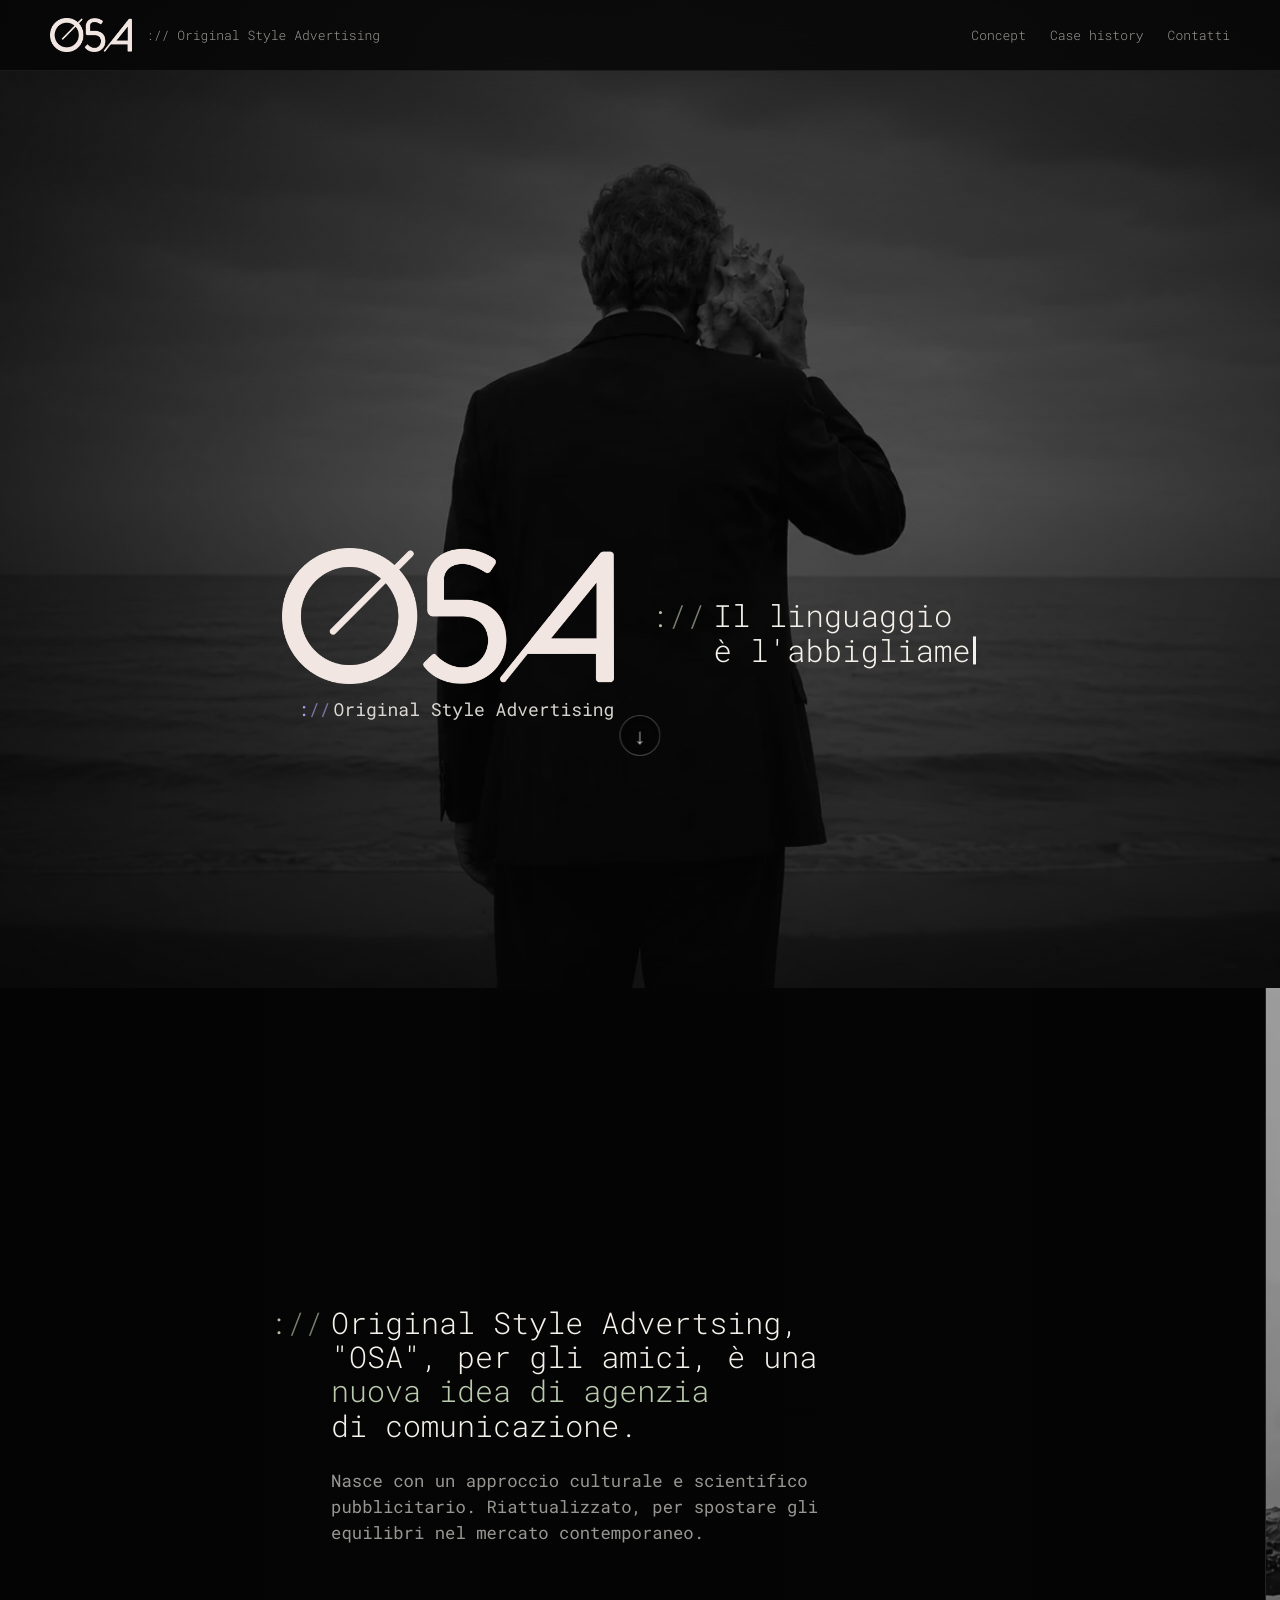
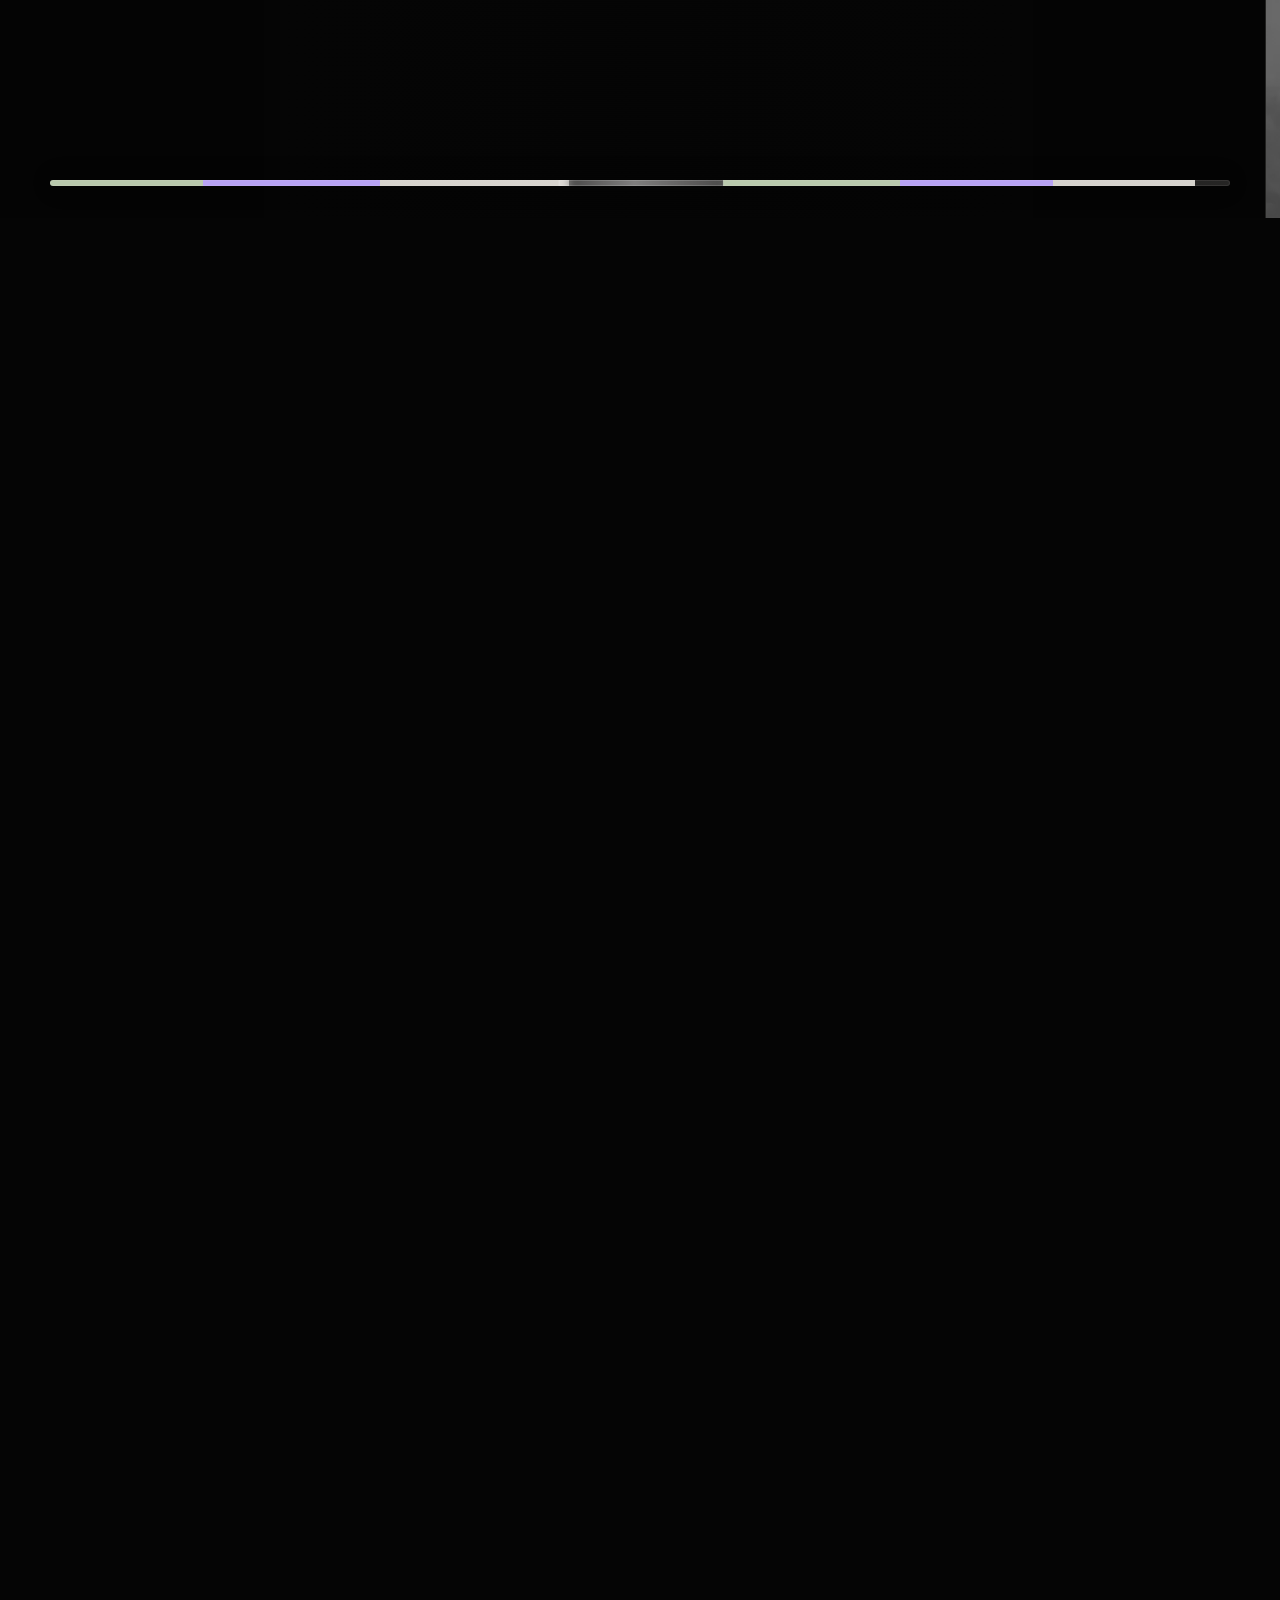
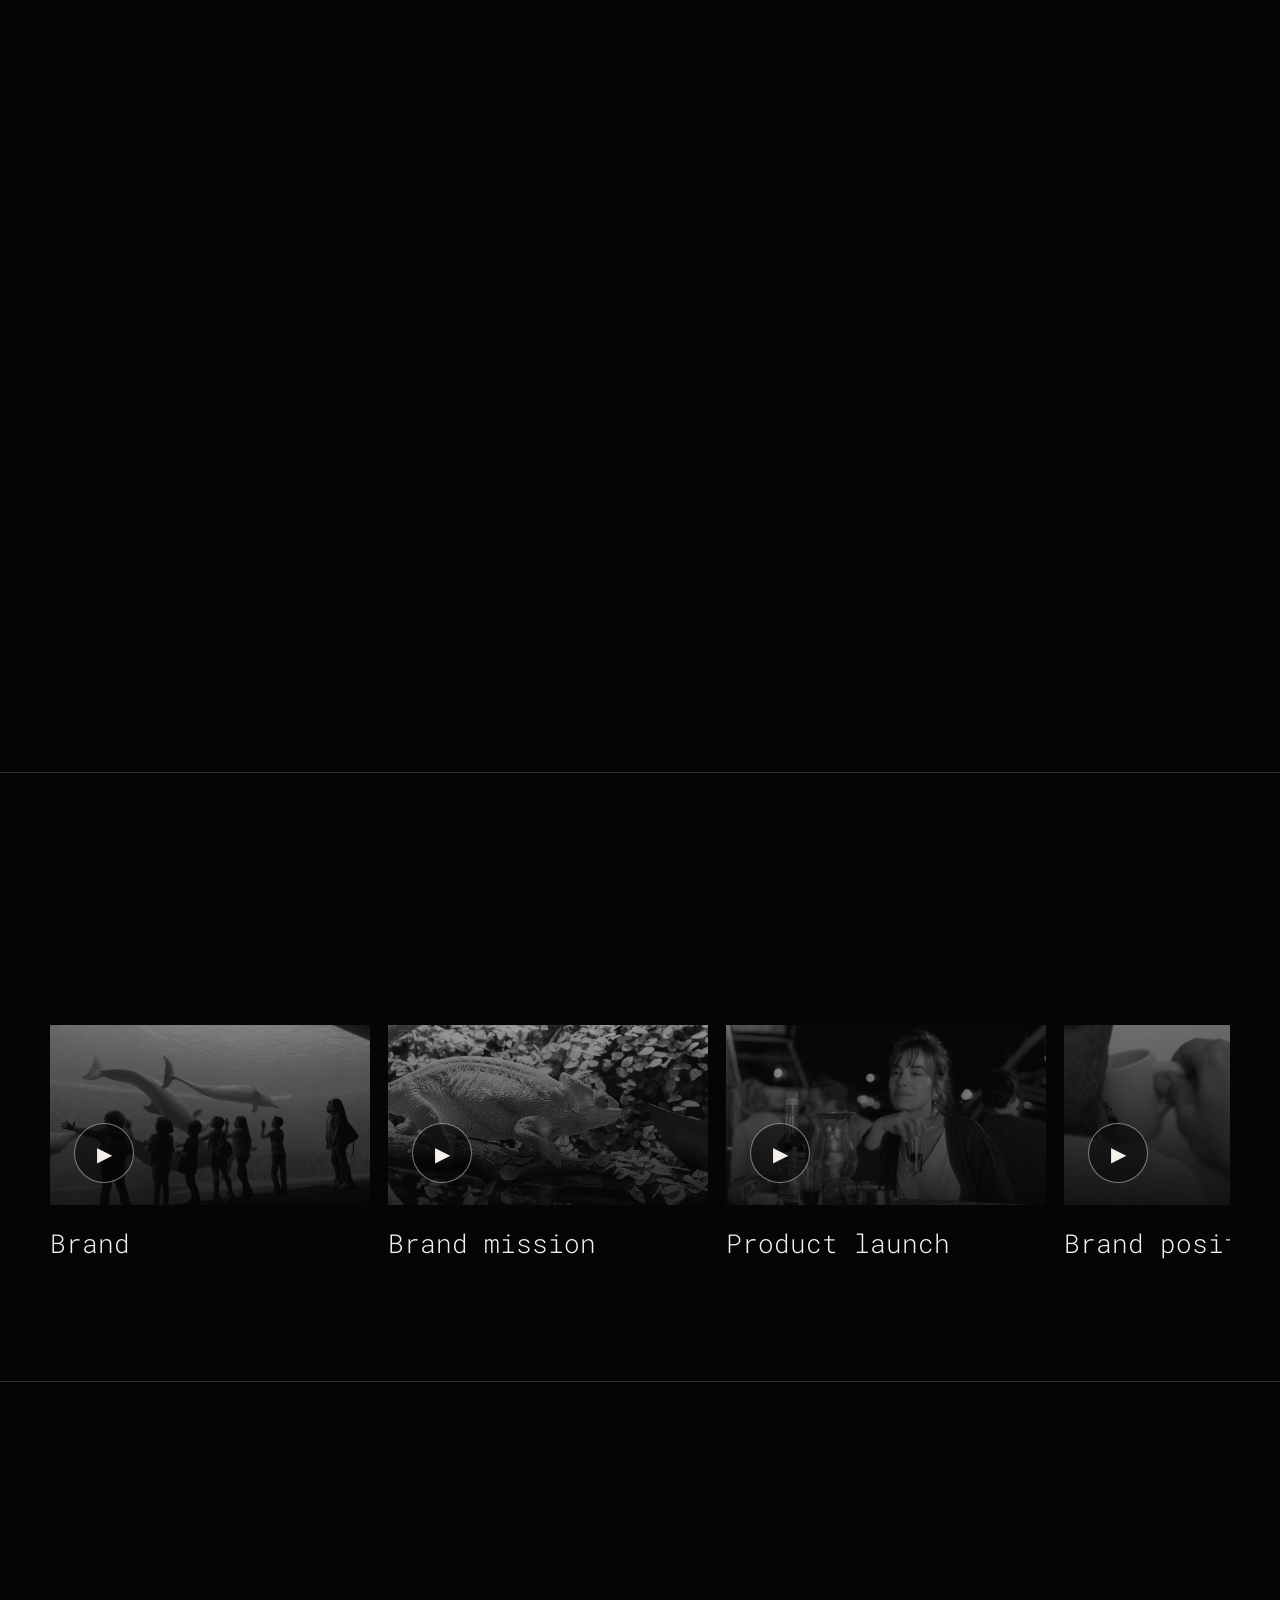
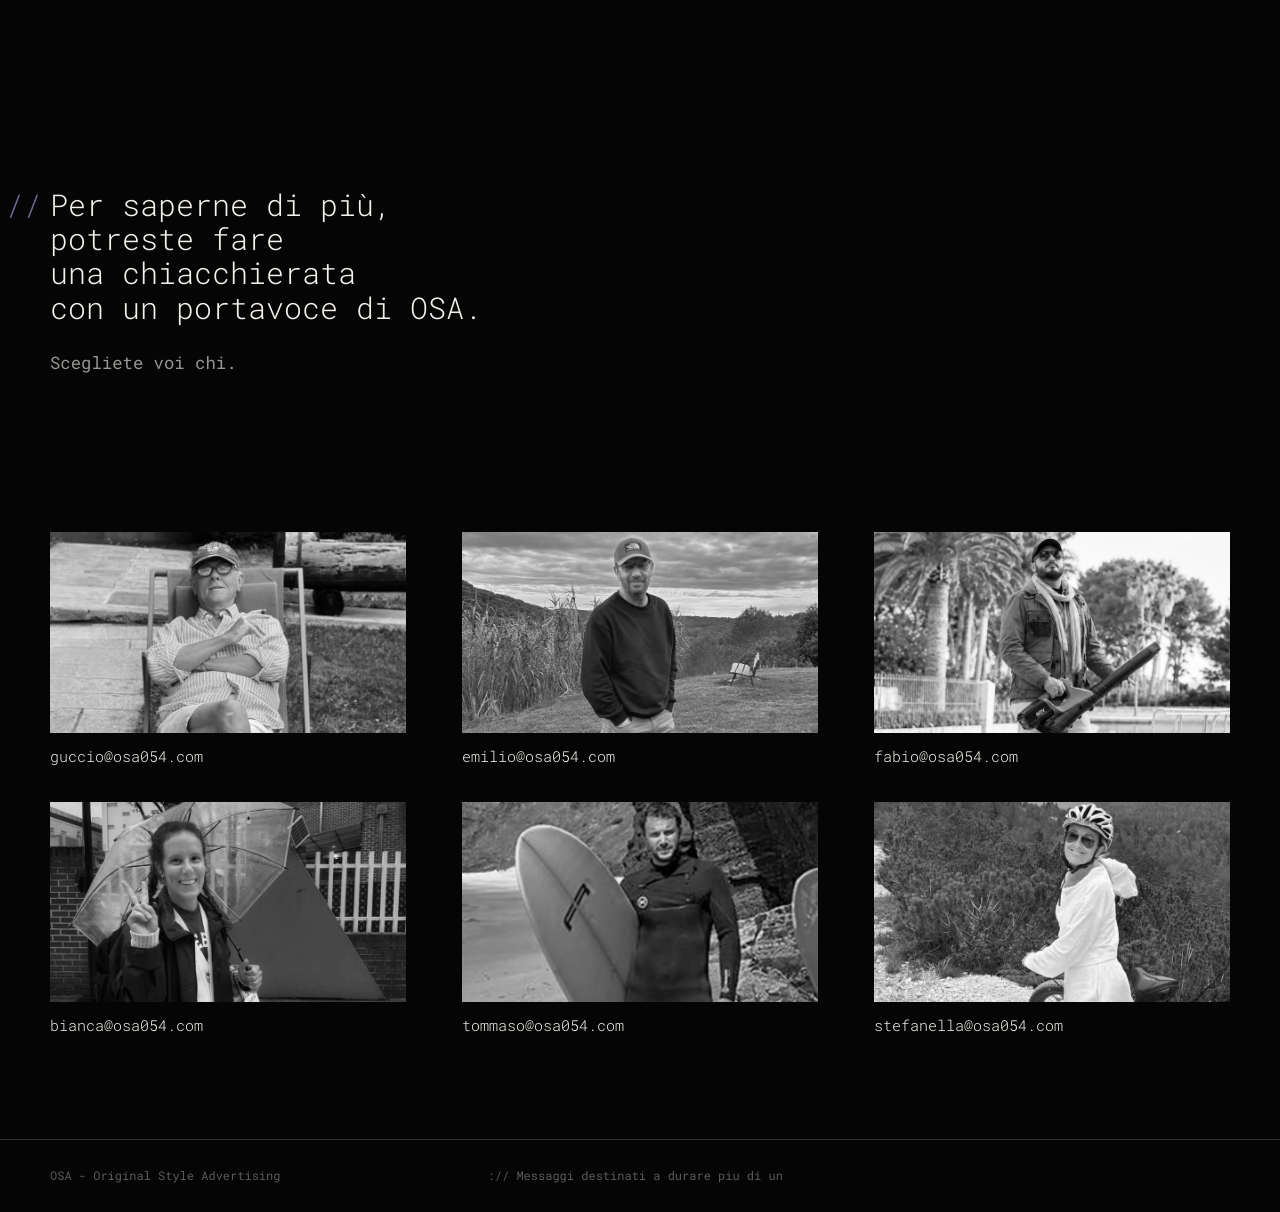
<file: index.html>
<!doctype html>
<html lang="it">

<head>
  <meta charset="utf-8" />
  <meta name="viewport" content="width=device-width, initial-scale=1" />
  <title>OSA - Original Style Advertising</title>
  <meta name="description" content="OSA - Original Style Advertising. Concept orizzontale, case history e contatti." />
  <link rel="preconnect" href="https://fonts.googleapis.com">
  <link rel="preconnect" href="https://fonts.gstatic.com" crossorigin>
  <link href="https://fonts.googleapis.com/css2?family=Roboto+Mono:wght@300&display=swap" rel="stylesheet">
  <link rel="stylesheet" href="style.css">
</head>

<body>
  <header class="site-header">
    <nav class="shell nav" aria-label="Navigazione principale">
      <a class="brand" href="#top" aria-label="OSA">
        <img src="images/logo.webp" alt="OSA" />
        <span>:// Original Style Advertising</span>
      </a>
      <button class="nav-toggle" id="navToggle" type="button" aria-label="Apri menu" aria-expanded="false"
        aria-controls="primaryNav">
        <span></span>
      </button>
      <div class="nav-links" id="primaryNav">
        <a href="#concept">Concept</a>
        <a href="#case-history">Case history</a>
        <a href="#contatti">Contatti</a>
      </div>
    </nav>
  </header>

  <main id="top">
    <section class="hero">
      <video class="hero-bg" autoplay muted loop playsinline preload="auto" poster="images/conchiglia.webp"
        aria-hidden="true">
        <source src="images/onde.mp4" type="video/mp4" />
      </video>
      <div class="shell hero-content reveal">
        <div class="hero-lockup">
          <img class="hero-logo" src="images/logo.webp" alt="OSA" />
          <p class="hero-payoff"><span class="osa-mark">:<span class="slash">//</span></span>Original Style Advertising
          </p>
        </div>
        <div class="hero-copy">
          <h2><span class="osa-mark">:<span class="slash">//</span></span>
            <div class="h2-text"><span class="typewriter-text"
                data-typewriter-html="Il&nbsp;linguaggio<br>è l'abbigliamento<br>col quale i vostri prodotti<br>si presentano in pubblico.">Il&nbsp;linguaggio<br>è l'abbigliamento<br>col quale i vostri prodotti<br>si presentano in pubblico.</span></div>
          </h2>
        </div>
      </div>
      <a class="scroll-cue" href="#concept" aria-label="Scorri verso il concept" style="top: 715px; bottom: auto;">
        <span class="scroll-cue-dot"><span class="scroll-cue-arrow">↓</span></span>
      </a>
    </section>

    <section id="concept" class="horizontal-section" aria-label="Concept OSA in navigazione orizzontale">
      <div class="sticky-track">
        <div class="progress-rail" aria-hidden="true"><span id="conceptProgress"></span></div>

        <div class="horizontal-track" id="horizontalTrack">
          <article class="panel panel-text-right"
            style="--panel-img: url('images/oblo.webp'); --panel-mobile-img: url('images/oblo_mobile.webp'); --panel-mobile-ratio: 1080 / 504; --panel-position: center center; --panel-size: cover">
            <div class="panel-content">
              <h2><span class="osa-mark">:<span class="slash">//</span></span>
                <div class="h2-text">Uno specifico target, il vostro core, battezzabile<br><span
                    class="hl-accent">"Generazione Classic"</span>, si riconosce poco o niente in certi linguaggi usati
                  oggi in&nbsp;comunicazione.</div>
              </h2>
            </div>
          </article>

          <article class="panel testo_80_centro"
            style="--panel-img: url('images/citta.webp'); --panel-mobile-img: url('images/citta_mobile.webp'); --panel-mobile-ratio: 1080 / 504; --panel-position: center center; --panel-size: cover">
            <div class="panel-content">
              <h2><span class="osa-mark">:<span class="slash">//</span></span>
                <div class="h2-text">È <span class="hl-sage">Over-54</span>, osserva il mondo da una posizione
                  privilegiata, ha risorse finanziarie, stabilità economica e predisposizione al consumo.</div>
              </h2>
            </div>
          </article>

          <article class="panel chart-panel">
            <div class="chart-layout">
              <div class="chart-copy">
                <h2><span class="osa-mark">:<span class="slash">//</span></span>
                  <div class="h2-text">È un target consistente, lo sapete già, è una vostra fonte di fatturato.</div>
                </h2>
                <div class="population-intro">
                  <p class="population-title">Distribuzione popolazione 2025 - Italia</p>
                  <p class="population-subtitle">Focus target Classic - Over-54</p>
                </div>
                <p class="population-source"><span class="osa-mark">:<span class="slash">//</span></span> Fonte: ISTAT</p>
              </div>
              <div class="chart-visual population-chart" aria-label="Distribuzione popolazione 2025 - Italia">
                <div class="population-hero">
                  <h3 class="population-hero-title">OVER-54</h3>
                  <div class="big-number">40,5%</div>
                  <p class="population-total">23.862.260 persone</p>
                  <p class="population-meta">su 58.943.462 residenti</p>
                </div>
                <div class="population-breakdown">
                  <div class="population-side-head">
                    <p class="population-side-title">Peso delle fasce d'età</p>
                    <p class="population-side-subtitle">Quote sul totale della popolazione</p>
                  </div>
                  <div class="age-bars">
                    <div class="age-row"><span>0-25</span>
                      <div class="bar"><span style="--value: 22%; --delay: 60ms"></span></div><span>22,0%</span>
                    </div>
                    <div class="age-row"><span>25-54</span>
                      <div class="bar"><span style="--value: 37.5%; --delay: 140ms"></span></div><span>37,5%</span>
                    </div>
                    <div class="age-row is-over"><span>Over-54</span>
                      <div class="bar"><span style="--value: 40.5%; --delay: 220ms"></span></div><span>40,5%</span>
                    </div>
                  </div>
                </div>
              </div>
            </div>
          </article>

          <article class="panel testo_80_sx"
            style="--panel-img: url('images/cornice.webp'); --panel-mobile-img: url('images/cornice_mobile.webp'); --panel-mobile-ratio: 1 / 1; --panel-position: center center; --panel-size: cover">
            <div class="panel-content">
              <h2><span class="osa-mark">:<span class="slash">//</span></span>
                <div class="h2-text">È il più numeroso.<br>Ed è ricettivo a uno specifico linguaggio creativo di
                  comunicazione.</div>
              </h2>
            </div>
          </article>

          <article class="panel testo_90_centro_bottom"
            style="--panel-img: url('images/muro.webp'); --panel-mobile-img: url('images/muro_mobile.webp'); --panel-mobile-ratio: 1080 / 504; --panel-position: center center; --panel-size: cover">
            <div class="panel-content">
              <div class="stacked">
                <div class="stacked-block">
                  <h2><span class="osa-mark">:<span class="slash">//</span></span>
                    <div class="h2-text">L’advertising.<br>Sì, la pubblicità, parola che può suonare anacronistica.</div>
                  </h2>
                </div>
                <div class="stacked-block">
                  <h2><span class="osa-mark">:<span class="slash">//</span></span>
                    <div class="h2-text">Ma il target <span class="hl-accent">“Over-54”</span> ci è cresciuto con quel
                      linguaggio.<br>E oggi lo cerca, perché gli manca.</div>
                  </h2>
                </div>
              </div>
            </div>
          </article>

          <article class="panel testo_50_centro panel-video panel-video-strong"
            style="--panel-img: url('images/bilancia_mobile.webp'); --panel-mobile-img: url('images/bilancia_mobile.webp'); --panel-mobile-ratio: 1080 / 504; --panel-position: center center; --panel-size: cover">
            <video class="panel-bg-video" src="images/bilancia.mp4" autoplay muted playsinline loop preload="metadata"
              aria-hidden="true"></video>
            <div class="panel-content">
              <h2><span class="osa-mark">:<span class="slash">//</span></span>
                <div class="h2-text">Original Style Advertsing, "OSA", per gli amici, è una <span class="hl-sage">nuova
                    idea di agenzia</span> di comunicazione.</div>
              </h2>
              <p>Nasce con un approccio culturale e scientifico pubblicitario. Riattualizzato, per spostare gli
                equilibri nel mercato contemporaneo.</p>
            </div>
          </article>

          <article class="panel"
            style="--panel-img: url('images/binocolo.webp'); --panel-mobile-img: url('images/binocolo_mobile.webp'); --panel-mobile-ratio: 1 / 1">
            <div class="panel-content">
              <h2><span class="osa-mark">:<span class="slash">//</span></span>
                <div class="h2-text">OSA non insegue i trend.<br>Ma crea messaggi destinati a durare più di un
                  algoritmo.</div>
              </h2>
              <p>Usa insight, USP, reason why e supporting evidence.<br>Studia una "Classic" promise e la
                valorizza.<br>Analogico o digitale che sia il mezzo pianificato.</p>
            </div>
          </article>

          <article class="panel testo_50_dx"
            style="--panel-img: url('images/belvedere.webp'); --panel-mobile-img: url('images/belvedere_mobile.webp'); --panel-mobile-ratio: 1 / 1; --panel-position: center center; --panel-size: cover">
            <div class="panel-content" style="transform: translateY(-12vh);">
              <h2><span class="osa-mark">:<span class="slash">//</span></span>
                <div class="h2-text">Per fare comunicazione<br>e ottenere grandi risultati, oggi,<br>serve capire le persone,<br>prima ancora delle piattaforme.
                </div>
              </h2>
              <p>Serve l’intraprendenza<br>di esplorare strade nuove,<br>originali, sorprendenti.<br><br>Per avere risultati mai avuti,<br>occorre fare cose mai fatte.<br><br><span class="hl-sage">Occorre osare.</span></p>
            </div>
          </article>

          <article class="panel testo_50_sx"
            style="--panel-img: url('images/scala.webp'); --panel-mobile-img: url('images/scala_mobile.webp'); --panel-mobile-ratio: 1 / 1; --panel-position: center center; --panel-size: cover">
            <div class="panel-content">
              <h2><span class="osa-mark">:<span class="slash">//</span></span>
                <div class="h2-text">OSA<br>è il nostro nome.<br><br>Ma anche<br>la nostra missione.</div>
              </h2>
            </div>
          </article>

          <article class="panel testo_50_dx"
            style="--panel-img: url('images/porta.webp'); --panel-mobile-img: url('images/porta_mobile.webp'); --panel-mobile-ratio: 1 / 1; --panel-position: center center; --panel-size: cover; --panel-scale: 1">
            <div class="panel-content">
              <h2><span class="osa-mark">:<span class="slash">//</span></span>
                <div class="h2-text">Conosciamo alla perfezione il linguaggio che funziona sul vostro target.</div>
              </h2>
              <p>Usiamo la forma pubblicitaria per esaltare il contenuto e dare consistenza alla
                comunicazione.<br><br>In sintesi, facciamo dell'advertising un potente strumento di
                business.<br><br>Così come è sempre stato.</p>
            </div>
          </article>

          <article class="panel testo_90_centro_top"
            style="--panel-img: url('images/monociclo.webp'); --panel-mobile-img: url('images/monociclo_mobile.webp'); --panel-mobile-ratio: 1080 / 504; --panel-position: center center; --panel-size: cover">
            <div class="panel-content">
              <h2><span class="osa-mark">:<span class="slash">//</span></span>
                <div class="h2-text">Dietro e dentro OSA pulsa una struttura contemporanea<br>fatta di creativi,
                  producer e manager di generazioni diverse.</div>
              </h2>
              <p>Esperienza e visione, insieme.</p>
            </div>
          </article>

        </div>
      </div>
    </section>

    <section id="case-history" class="vertical-section">
      <div class="shell">
        <div class="case-history-head reveal">
          <h2 class="ai-style-change-1" style="max-width: 100%;">
            <span class="osa-mark is-green">:<span class="slash">//</span></span>
            Per ridurre la&nbsp;teoria in&nbsp;pratica, qualche nostro esempio
            <!-- Questo span tiene tutto unito ma non cambia il colore di "di" -->
            <span style="white-space: nowrap;">di
              <span class="hl-sage ai-style-change-2">sana advertising.</span>
            </span>
          </h2>
        </div>

        <div class="case-carousel-shell" id="caseCarouselShell">
          <div class="case-carousel" id="caseCarousel">
            <article class="case-card reveal">
              <button class="case-card-button" type="button" data-case-index="0" data-case-title="Brand"
                data-case-video="https://www.youtube.com/embed/XBHnPf-V3Rk">
                <div class="yt-thumb">
                  <img src="images/casehistory/brand.webp" alt="Brand" />
                </div>
                <div class="case-body">
                  <h3>Brand</h3>
                </div>
              </button>
            </article>

            <article class="case-card reveal">
              <button class="case-card-button" type="button" data-case-index="1" data-case-title="Brand mission"
                data-case-video="https://www.youtube.com/embed/XBHnPf-V3Rk">
                <div class="yt-thumb">
                  <img src="images/casehistory/brand-mission.webp" alt="Brand mission" />
                </div>
                <div class="case-body">
                  <h3>Brand mission</h3>
                </div>
              </button>
            </article>

            <article class="case-card reveal">
              <button class="case-card-button" type="button" data-case-index="2" data-case-title="Product launch"
                data-case-video="https://www.youtube.com/embed/XBHnPf-V3Rk">
                <div class="yt-thumb">
                  <img src="images/casehistory/product-launch.webp" alt="Product launch" />
                </div>
                <div class="case-body">
                  <h3>Product launch</h3>
                </div>
              </button>
            </article>

            <article class="case-card reveal">
              <button class="case-card-button" type="button" data-case-index="3" data-case-title="Brand position"
                data-case-video="https://www.youtube.com/embed/XBHnPf-V3Rk">
                <div class="yt-thumb">
                  <img src="images/casehistory/brand-position.webp" alt="Brand position" />
                </div>
                <div class="case-body">
                  <h3>Brand position</h3>
                </div>
              </button>
            </article>

            <article class="case-card reveal">
              <button class="case-card-button" type="button" data-case-index="4" data-case-title="Brand awareness"
                data-case-video="https://www.youtube.com/embed/XBHnPf-V3Rk">
                <div class="yt-thumb">
                  <img src="images/casehistory/brand-awareness.webp" alt="Brand awareness" />
                </div>
                <div class="case-body">
                  <h3>Brand awareness</h3>
                </div>
              </button>
            </article>

            <article class="case-card reveal">
              <button class="case-card-button" type="button" data-case-index="5" data-case-title="Production wise"
                data-case-video="https://www.youtube.com/embed/XBHnPf-V3Rk">
                <div class="yt-thumb">
                  <img src="images/casehistory/production-wise-muller.webp" alt="Production wise" />
                </div>
                <div class="case-body">
                  <h3>Production wise</h3>
                </div>
              </button>
            </article>

            <article class="case-card reveal">
              <button class="case-card-button" type="button" data-case-index="6" data-case-title="Production wise"
                data-case-video="https://www.youtube.com/embed/XBHnPf-V3Rk">
                <div class="yt-thumb">
                  <img src="images/casehistory/production-wise-nespresso.webp" alt="Production wise" />
                </div>
                <div class="case-body">
                  <h3>Production wise</h3>
                </div>
              </button>
            </article>

            <article class="case-card reveal">
              <button class="case-card-button" type="button" data-case-index="7" data-case-title="Brand leadership"
                data-case-video="https://www.youtube.com/embed/XBHnPf-V3Rk">
                <div class="yt-thumb">
                  <img src="images/casehistory/brand-leadership.webp" alt="Brand leadership" />
                </div>
                <div class="case-body">
                  <h3>Brand leadership</h3>
                </div>
              </button>
            </article>

            <article class="case-card reveal">
              <button class="case-card-button" type="button" data-case-index="8" data-case-title="Aspirational image"
                data-case-video="https://www.youtube.com/embed/XBHnPf-V3Rk">
                <div class="yt-thumb">
                  <img src="images/casehistory/aspirational-image.webp" alt="Aspirational image" />
                </div>
                <div class="case-body">
                  <h3>Aspirational image</h3>
                </div>
              </button>
            </article>

            <article class="case-card reveal">
              <button class="case-card-button" type="button" data-case-index="9" data-case-title="Product superiority"
                data-case-video="https://www.youtube.com/embed/XBHnPf-V3Rk">
                <div class="yt-thumb">
                  <img src="images/casehistory/product-superiority.webp" alt="Product superiority" />
                </div>
                <div class="case-body">
                  <h3>Product superiority</h3>
                </div>
              </button>
            </article>
          </div>
        </div>
      </div>
    </section>

    <div class="portavoce-stage">
      <section id="contatti" class="bridge-section" aria-label="Sezione portavoce OSA">
          <div class="bridge-content reveal">
            <div class="bridge-copy">
              <h2><span class="osa-mark">:<span class="slash">//</span></span>
              <div class="h2-text">Per saperne di più,<br>potreste fare<br>una chiacchierata<br>con un portavoce di OSA.
              </div>
              </h2>
            <p>Scegliete voi chi.</p>
            </div>
        </div>
      </section>

      <section class="vertical-section contacts-section">
        <div class="shell">
          <div class="contacts-carousel-shell">
            <div class="contacts">
              <button class="contact-person reveal" type="button" data-contact="guccio@osa054.com" data-name="Guccio">
                <div class="contact-image">
                  <img src="images/portavoce/guccio.webp" alt="Guccio" />
                </div>
                <span>guccio@osa054.com</span>
              </button>
              <button class="contact-person reveal" type="button" data-contact="emilio@osa054.com" data-name="Emilio">
                <div class="contact-image">
                  <img src="images/portavoce/emilio.webp" alt="Emilio" />
                </div>
                <span>emilio@osa054.com</span>
              </button>
              <button class="contact-person reveal" type="button" data-contact="fabio@osa054.com" data-name="Fabio">
                <div class="contact-image">
                  <img src="images/portavoce/fabio.webp" alt="Fabio" />
                </div>
                <span>fabio@osa054.com</span>
              </button>
              <button class="contact-person reveal" type="button" data-contact="bianca@osa054.com" data-name="Bianca">
                <div class="contact-image">
                  <img src="images/portavoce/bianca.webp" alt="Bianca" />
                </div>
                <span>bianca@osa054.com</span>
              </button>
              <button class="contact-person reveal" type="button" data-contact="tommaso@osa054.com" data-name="Tommaso">
                <div class="contact-image">
                  <img src="images/portavoce/tommaso.webp" alt="Tommaso" />
                </div>
                <span>tommaso@osa054.com</span>
              </button>
              <button class="contact-person reveal" type="button" data-contact="stefanella@osa054.com"
                data-name="Stefanella">
                <div class="contact-image">
                  <img src="images/portavoce/stefanella.webp" alt="Stefanella" />
                </div>
                <span>stefanella@osa054.com</span>
              </button>
            </div>
          </div>
        </div>
      </section>
    </div>

    <div class="modal" id="contactModal" aria-hidden="true">
      <div class="modal-backdrop" data-close-modal></div>
      <div class="modal-panel" role="dialog" aria-modal="true" aria-labelledby="contactModalTitle">
        <div class="modal-head">
          <h2 id="contactModalTitle">Contatta OSA</h2>
          <button class="modal-close" type="button" data-close-modal aria-label="Chiudi">×</button>
        </div>
        <form class="contact-form">
          <label>Nome
            <input type="text" name="nome" autocomplete="name" required />
          </label>
          <label>Email
            <input type="email" name="email" autocomplete="email" required />
          </label>
          <label>Messaggio
            <textarea name="messaggio" required></textarea>
          </label>
          <button type="submit">Invia</button>
        </form>
      </div>
    </div>

    <div class="modal case-video-modal" id="caseVideoModal" aria-hidden="true">
      <div class="modal-backdrop" data-close-case-modal></div>
      <div class="modal-panel" role="dialog" aria-modal="true" aria-labelledby="caseVideoModalTitle">
        <div class="modal-head">
          <h2 id="caseVideoModalTitle">Case history</h2>
          <div class="case-video-nav">
            <button type="button" id="caseVideoPrev" aria-label="Case history precedente">←</button>
            <button type="button" id="caseVideoNext" aria-label="Case history successiva">→</button>
            <button class="modal-close" type="button" data-close-case-modal aria-label="Chiudi">×</button>
          </div>
        </div>
        <div class="case-video-frame">
          <iframe id="caseVideoFrame" src="" title="Anteprima video YouTube"
            allow="accelerometer; autoplay; clipboard-write; encrypted-media; gyroscope; picture-in-picture"
            allowfullscreen referrerpolicy="strict-origin-when-cross-origin"></iframe>
        </div>
      </div>
    </div>
  </main>

  <footer>
    <div class="shell footer-row">
      <span>OSA - Original Style Advertising</span>
      <span class="footer-typewriter-wrap" aria-live="polite">
        <span id="footerTypewriter" class="footer-typewriter"></span>
      </span>
    </div>
  </footer>

  <script>
    const horizontalSection = document.querySelector(".horizontal-section");
    const track = document.getElementById("horizontalTrack");
    const progress = document.getElementById("conceptProgress");
    const panels = Array.from(document.querySelectorAll(".panel"));
    let targetX = 0;
    let currentX = 0;
    let targetRatio = 0;
    let currentRatio = 0;
    let rafId = null;

    function bindShortWords(text) {
      return text.replace(/\b([A-Za-zÀ-ÖØ-öø-ÿ]{1,2})\s+(?=[A-Za-zÀ-ÖØ-öø-ÿ])/g, "$1\u00A0");
    }

    function normalizeTypography() {
      const walker = document.createTreeWalker(document.body, NodeFilter.SHOW_TEXT, {
        acceptNode(node) {
          const parent = node.parentElement;
          if (!parent) return NodeFilter.FILTER_REJECT;
          if (parent.closest("script, style, textarea, input, option")) return NodeFilter.FILTER_REJECT;
          if (!node.nodeValue || !node.nodeValue.trim()) return NodeFilter.FILTER_REJECT;
          if (node.nodeValue.includes("@") || node.nodeValue.includes("://")) return NodeFilter.FILTER_REJECT;
          return NodeFilter.FILTER_ACCEPT;
        }
      });

      let currentNode = walker.nextNode();
      while (currentNode) {
        currentNode.nodeValue = bindShortWords(currentNode.nodeValue);
        currentNode = walker.nextNode();
      }

      document.querySelectorAll("[data-typewriter-text]").forEach((element) => {
        if (element.dataset.typewriterText) {
          element.dataset.typewriterText = bindShortWords(element.dataset.typewriterText);
        }
        element.textContent = bindShortWords(element.textContent);
      });

      document.querySelectorAll("[data-typewriter-html]").forEach((element) => {
        if (element.dataset.typewriterHtml) {
          element.dataset.typewriterHtml = bindShortWords(element.dataset.typewriterHtml);
        }
      });
    }

    function colorizeOsaMarks() {
      document.querySelectorAll(".osa-mark").forEach((mark, index) => {
        mark.classList.remove("is-purple", "is-green");
        mark.classList.add(index % 2 === 0 ? "is-purple" : "is-green");
      });
    }

    function runTypewriter() {
      const typewriter = document.querySelector("[data-typewriter-html], [data-typewriter-text]");
      if (!typewriter || window.matchMedia("(prefers-reduced-motion: reduce)").matches) return;

      const htmlSource = typewriter.dataset.typewriterHtml || "";
      const textSource = typewriter.dataset.typewriterText || typewriter.textContent || "";
      const text = htmlSource ? htmlSource.replace(/<br\s*\/?>/gi, "\n") : textSource;
      let index = 0;
      if (htmlSource) {
        typewriter.innerHTML = "";
      } else {
        typewriter.textContent = "";
      }
      typewriter.classList.add("is-typing");

      function typeNextCharacter() {
        const frame = text.slice(0, index);
        if (htmlSource) {
          typewriter.innerHTML = frame.replace(/\n/g, "<br>");
        } else {
          typewriter.textContent = frame;
        }
        index += 1;

        if (index <= text.length) {
          const currentChar = text.charAt(index - 2);
          const delay = currentChar === "," || currentChar === "." ? 260 : 72;
          window.setTimeout(typeNextCharacter, delay);
        }
      }

      window.setTimeout(typeNextCharacter, 720);
    }

    function runFooterTypewriter() {
      const footerTypewriter = document.getElementById("footerTypewriter");
      const footerWrap = footerTypewriter ? footerTypewriter.closest(".footer-typewriter-wrap") : null;
      if (!footerTypewriter) return;

      const phrases = [
        ":// Messaggi destinati a durare piu di un algoritmo.",
        ":// OSA è il nostro nome. Ma anche la nostra missione."
      ];

      if (window.matchMedia("(prefers-reduced-motion: reduce)").matches) {
        footerTypewriter.textContent = phrases[0];
        return;
      }

      let phraseIndex = 0;
      let charIndex = 0;
      let deleting = false;

      function syncFooterScroll() {
        if (!footerWrap) return;
        footerWrap.scrollLeft = footerWrap.scrollWidth;
      }

      function tickFooterTypewriter() {
        const phrase = phrases[phraseIndex];
        footerTypewriter.textContent = phrase.slice(0, charIndex);
        syncFooterScroll();

        if (!deleting && charIndex < phrase.length) {
          const currentChar = phrase.charAt(charIndex - 1);
          charIndex += 1;
          const delay = currentChar === "," || currentChar === "." ? 120 : 48;
          window.setTimeout(tickFooterTypewriter, delay);
          return;
        }

        if (!deleting && charIndex >= phrase.length) {
          deleting = true;
          window.setTimeout(tickFooterTypewriter, 1300);
          return;
        }

        if (deleting && charIndex > 0) {
          charIndex -= 1;
          window.setTimeout(tickFooterTypewriter, 24);
          return;
        }

        deleting = false;
        phraseIndex = (phraseIndex + 1) % phrases.length;
        if (footerWrap) footerWrap.scrollLeft = 0;
        window.setTimeout(tickFooterTypewriter, 420);
      }

      window.setTimeout(tickFooterTypewriter, 520);
    }

    function clamp(value, min, max) {
      return Math.max(min, Math.min(max, value));
    }

    function easeHorizontalRatio(rawRatio) {
      const boundedRatio = clamp(rawRatio, 0, 1);
      const panelSteps = Math.max(panels.length - 1, 1);
      const progressUnits = boundedRatio * panelSteps;
      const nearestPanel = Math.round(progressUnits);
      const distance = Math.abs(progressUnits - nearestPanel);
      const snapWindow = 0.16;
      const snapStrength = distance < snapWindow ? (1 - distance / snapWindow) * 0.34 : 0;
      const adjustedUnits = progressUnits * (1 - snapStrength) + nearestPanel * snapStrength;
      return clamp(adjustedUnits / panelSteps, 0, 1);
    }

    function syncHorizontalHeight() {
      if (!horizontalSection) return;

      if (window.matchMedia("(max-width: 920px)").matches) {
        horizontalSection.style.height = "";
        return;
      }

      const viewportHeight = Math.max(window.innerHeight || 0, 1);
      const distance = Math.max((panels.length - 1) * viewportHeight * 0.72 + viewportHeight * 1.45, viewportHeight * 6.2);
      horizontalSection.style.height = `${distance}px`;
    }

    function measureHorizontal() {
      if (!horizontalSection || !track || window.matchMedia("(max-width: 920px)").matches) {
        targetX = 0;
        currentX = 0;
        targetRatio = 0;
        currentRatio = 0;
        if (track) track.style.setProperty("--track-x", "0px");
        if (progress) {
          progress.style.setProperty("--progress", "0%");
          progress.style.setProperty("--progress-ratio", "0");
          progress.style.setProperty("--progress-x", "0px");
        }
        return;
      }

      const rect = horizontalSection.getBoundingClientRect();
      const maxScroll = horizontalSection.offsetHeight - window.innerHeight;
      const travelled = clamp(-rect.top, 0, maxScroll);
      const ratio = maxScroll > 0 ? travelled / maxScroll : 0;
      const easedRatio = easeHorizontalRatio(ratio);
      const maxX = track.scrollWidth - window.innerWidth;
      targetX = -maxX * easedRatio;
      targetRatio = easedRatio;
      startHorizontalAnimation();
    }

    function renderHorizontal() {
      currentX += (targetX - currentX) * 0.082;
      currentRatio += (targetRatio - currentRatio) * 0.082;

      track.style.setProperty("--track-x", `${currentX.toFixed(2)}px`);
      progress.style.setProperty("--progress", `${currentRatio * 100}%`);
      progress.style.setProperty("--progress-ratio", currentRatio.toFixed(4));
      const railWidth = progress.parentElement ? progress.parentElement.clientWidth : 0;
      const thumbWidth = progress.clientWidth || railWidth * 0.14;
      const progressX = Math.max(0, (railWidth - thumbWidth) * currentRatio);
      progress.style.setProperty("--progress-x", `${progressX.toFixed(2)}px`);

      panels.forEach((panel, index) => {
        const panelCenter = index / Math.max(panels.length - 1, 1);
        const depth = clamp((currentRatio - panelCenter) * 2, -1, 1);
        panel.style.setProperty("--panel-depth", depth.toFixed(3));
        panel.classList.toggle("is-active", Math.abs(currentRatio - panelCenter) < .052);
      });

      if (Math.abs(targetX - currentX) > 0.2 || Math.abs(targetRatio - currentRatio) > 0.001) {
        rafId = requestAnimationFrame(renderHorizontal);
      } else {
        currentX = targetX;
        currentRatio = targetRatio;
        track.style.setProperty("--track-x", `${currentX.toFixed(2)}px`);
        progress.style.setProperty("--progress", `${currentRatio * 100}%`);
        progress.style.setProperty("--progress-ratio", currentRatio.toFixed(4));
        const railWidth = progress.parentElement ? progress.parentElement.clientWidth : 0;
        const thumbWidth = progress.clientWidth || railWidth * 0.14;
        const progressX = Math.max(0, (railWidth - thumbWidth) * currentRatio);
        progress.style.setProperty("--progress-x", `${progressX.toFixed(2)}px`);
        rafId = null;
      }
    }

    function startHorizontalAnimation() {
      if (!rafId) {
        rafId = requestAnimationFrame(renderHorizontal);
      }
    }

    const revealObserver = new IntersectionObserver((entries) => {
      entries.forEach((entry) => {
        if (entry.isIntersecting) {
          entry.target.classList.add("is-visible");
          revealObserver.unobserve(entry.target);
        }
      });
    }, { threshold: .16, rootMargin: "0px 0px -8% 0px" });

    document.querySelectorAll(".reveal").forEach((item, index) => {
      item.style.setProperty("--delay", `${Math.min(index % 4, 3) * 70}ms`);
      revealObserver.observe(item);
    });

    const mobilePanelObserver = new IntersectionObserver((entries) => {
      entries.forEach((entry) => {
        if (entry.isIntersecting) {
          entry.target.classList.add("is-mobile-visible");
        }
      });
    }, { threshold: .18, rootMargin: "0px 0px -8% 0px" });

    panels.forEach((panel) => mobilePanelObserver.observe(panel));

    const siteHeader = document.querySelector(".site-header");
    const navToggle = document.getElementById("navToggle");
    const navLinks = document.getElementById("primaryNav");
    const contactModal = document.getElementById("contactModal");
    const contactModalTitle = document.getElementById("contactModalTitle");
    const contactForm = document.querySelector(".contact-form");
    const caseVideoModal = document.getElementById("caseVideoModal");
    const caseVideoModalTitle = document.getElementById("caseVideoModalTitle");
    const caseVideoFrame = document.getElementById("caseVideoFrame");
    const caseVideoPrev = document.getElementById("caseVideoPrev");
    const caseVideoNext = document.getElementById("caseVideoNext");
    const caseCarouselShell = document.getElementById("caseCarouselShell");
    const caseCarousel = document.getElementById("caseCarousel");
    const caseCarouselPrev = document.getElementById("caseCarouselPrev");
    const caseCarouselNext = document.getElementById("caseCarouselNext");
    const caseCards = Array.from(document.querySelectorAll(".case-card-button"));
    let activeContactEmail = "";
    let activeCaseIndex = 0;
    let caseHoverScrollFrame = null;
    let caseHoverScrollVelocity = 0;
    let caseHoverScrollTargetVelocity = 0;

    function openContactModal(person) {
      activeContactEmail = person.dataset.contact || "";
      contactModalTitle.textContent = `Contatta ${person.dataset.name || "OSA"}`;
      contactModal.classList.add("is-open");
      contactModal.setAttribute("aria-hidden", "false");
      document.body.style.overflow = "hidden";
      const firstInput = contactForm.querySelector("input");
      if (firstInput) firstInput.focus();
    }

    function closeContactModal() {
      contactModal.classList.remove("is-open");
      contactModal.setAttribute("aria-hidden", "true");
      document.body.style.overflow = "";
    }

    function closeMobileMenu() {
      if (!siteHeader || !navToggle) return;
      siteHeader.classList.remove("is-menu-open");
      navToggle.setAttribute("aria-expanded", "false");
    }

    function syncCaseVideoModal() {
      const currentCard = caseCards[activeCaseIndex];
      if (!currentCard) return;

      caseVideoModalTitle.textContent = currentCard.dataset.caseTitle || "Case history";
      caseVideoFrame.src = currentCard.dataset.caseVideo || "";
      caseVideoPrev.disabled = activeCaseIndex === 0;
      caseVideoNext.disabled = activeCaseIndex === caseCards.length - 1;
    }

    function openCaseVideoModal(index) {
      activeCaseIndex = clamp(index, 0, caseCards.length - 1);
      syncCaseVideoModal();
      caseVideoModal.classList.add("is-open");
      caseVideoModal.setAttribute("aria-hidden", "false");
      document.body.style.overflow = "hidden";
    }

    function closeCaseVideoModal() {
      caseVideoModal.classList.remove("is-open");
      caseVideoModal.setAttribute("aria-hidden", "true");
      caseVideoFrame.src = "";
      document.body.style.overflow = "";
    }

    function stepCaseVideo(direction) {
      const nextIndex = clamp(activeCaseIndex + direction, 0, caseCards.length - 1);
      if (nextIndex === activeCaseIndex) return;
      activeCaseIndex = nextIndex;
      syncCaseVideoModal();
    }

    function scrollCaseCarousel(direction) {
      if (!caseCarousel || !caseCards.length) return;
      const card = caseCards[0].closest(".case-card");
      const step = card ? card.getBoundingClientRect().width + 18 : caseCarousel.clientWidth * 0.82;
      caseCarousel.scrollBy({ left: step * direction, behavior: "smooth" });
    }

    function stopCaseHoverScroll() {
      caseHoverScrollTargetVelocity = 0;
      if (caseHoverScrollFrame) {
        return;
      }
      caseHoverScrollVelocity = 0;
      if (caseCarousel) {
        caseCarousel.classList.remove("is-hover-scrolling");
      }
      caseCarouselShell?.classList.remove("is-hover-scrolling");
    }

    function runCaseHoverScroll() {
      if (!caseCarousel) return;
      caseHoverScrollVelocity += (caseHoverScrollTargetVelocity - caseHoverScrollVelocity) * 0.12;
      caseCarousel.scrollLeft += caseHoverScrollVelocity;

      if (Math.abs(caseHoverScrollTargetVelocity) < 0.05 && Math.abs(caseHoverScrollVelocity) < 0.05) {
        caseHoverScrollVelocity = 0;
        caseHoverScrollTargetVelocity = 0;
        caseCarousel.classList.remove("is-hover-scrolling");
        caseCarouselShell?.classList.remove("is-hover-scrolling");
        caseHoverScrollFrame = null;
        return;
      }

      caseHoverScrollFrame = requestAnimationFrame(runCaseHoverScroll);
    }

    function startCaseHoverScroll() {
      if (caseHoverScrollFrame || !caseCarousel) return;
      caseCarousel.classList.add("is-hover-scrolling");
      caseCarouselShell?.classList.add("is-hover-scrolling");
      caseHoverScrollFrame = requestAnimationFrame(runCaseHoverScroll);
    }

    function updateCaseHoverScroll(event) {
      if (!caseCarousel || window.matchMedia("(pointer: coarse)").matches) return;

      const rect = caseCarousel.getBoundingClientRect();
      const relativeX = (event.clientX - rect.left) / Math.max(rect.width, 1);
      const deadZoneStart = 0.42;
      const deadZoneEnd = 0.58;
      const maxSpeed = 10;
      let velocity = 0;

      if (relativeX < deadZoneStart) {
        const ratio = (deadZoneStart - relativeX) / deadZoneStart;
        velocity = -Math.pow(clamp(ratio, 0, 1), 1.8) * maxSpeed;
      } else if (relativeX > deadZoneEnd) {
        const ratio = (relativeX - deadZoneEnd) / (1 - deadZoneEnd);
        velocity = Math.pow(clamp(ratio, 0, 1), 1.8) * maxSpeed;
      }

      caseHoverScrollTargetVelocity = velocity;

      if (Math.abs(velocity) > 0.1) {
        startCaseHoverScroll();
      } else {
        stopCaseHoverScroll();
      }
    }

    document.querySelectorAll(".contact-person").forEach((person) => {
      person.addEventListener("click", () => openContactModal(person));
    });

    caseCards.forEach((card, index) => {
      card.addEventListener("click", () => openCaseVideoModal(index));
    });

    if (caseCarouselPrev) {
      caseCarouselPrev.addEventListener("click", () => scrollCaseCarousel(-1));
    }

    if (caseCarouselNext) {
      caseCarouselNext.addEventListener("click", () => scrollCaseCarousel(1));
    }

    if (navToggle) {
      navToggle.addEventListener("click", () => {
        const nextState = !siteHeader.classList.contains("is-menu-open");
        siteHeader.classList.toggle("is-menu-open", nextState);
        navToggle.setAttribute("aria-expanded", String(nextState));
      });
    }

    navLinks?.querySelectorAll("a").forEach((link) => {
      link.addEventListener("click", closeMobileMenu);
    });

    if (caseCarousel) {
      caseCarousel.addEventListener("pointermove", updateCaseHoverScroll);
      caseCarousel.addEventListener("pointerenter", updateCaseHoverScroll);
      caseCarousel.addEventListener("mouseleave", stopCaseHoverScroll);
      caseCarousel.addEventListener("pointerleave", stopCaseHoverScroll);
    }

    document.querySelectorAll("[data-close-modal]").forEach((item) => {
      item.addEventListener("click", closeContactModal);
    });

    document.querySelectorAll("[data-close-case-modal]").forEach((item) => {
      item.addEventListener("click", closeCaseVideoModal);
    });

    caseVideoPrev.addEventListener("click", () => stepCaseVideo(-1));
    caseVideoNext.addEventListener("click", () => stepCaseVideo(1));

    document.addEventListener("keydown", (event) => {
      if (event.key === "Escape") {
        closeMobileMenu();
      }
      if (event.key === "Escape" && contactModal.classList.contains("is-open")) {
        closeContactModal();
      }
      if (event.key === "Escape" && caseVideoModal.classList.contains("is-open")) {
        closeCaseVideoModal();
      }
      if (caseVideoModal.classList.contains("is-open") && event.key === "ArrowLeft") {
        stepCaseVideo(-1);
      }
      if (caseVideoModal.classList.contains("is-open") && event.key === "ArrowRight") {
        stepCaseVideo(1);
      }
    });

    contactForm.addEventListener("submit", (event) => {
      event.preventDefault();
      const formData = new FormData(contactForm);
      const nome = formData.get("nome") || "";
      const email = formData.get("email") || "";
      const messaggio = formData.get("messaggio") || "";
      const subject = encodeURIComponent(`Contatto OSA - ${nome}`);
      const body = encodeURIComponent(`Nome: ${nome}\nEmail: ${email}\n\n${messaggio}`);
      window.location.href = `mailto:${activeContactEmail}?subject=${subject}&body=${body}`;
    });

    normalizeTypography();
    colorizeOsaMarks();
    syncHorizontalHeight();
    measureHorizontal();
    runTypewriter();
    runFooterTypewriter();
    window.addEventListener("scroll", measureHorizontal, { passive: true });
    window.addEventListener("resize", () => {
      syncHorizontalHeight();
      measureHorizontal();
    });
  </script>
</body>

</html>
</file>
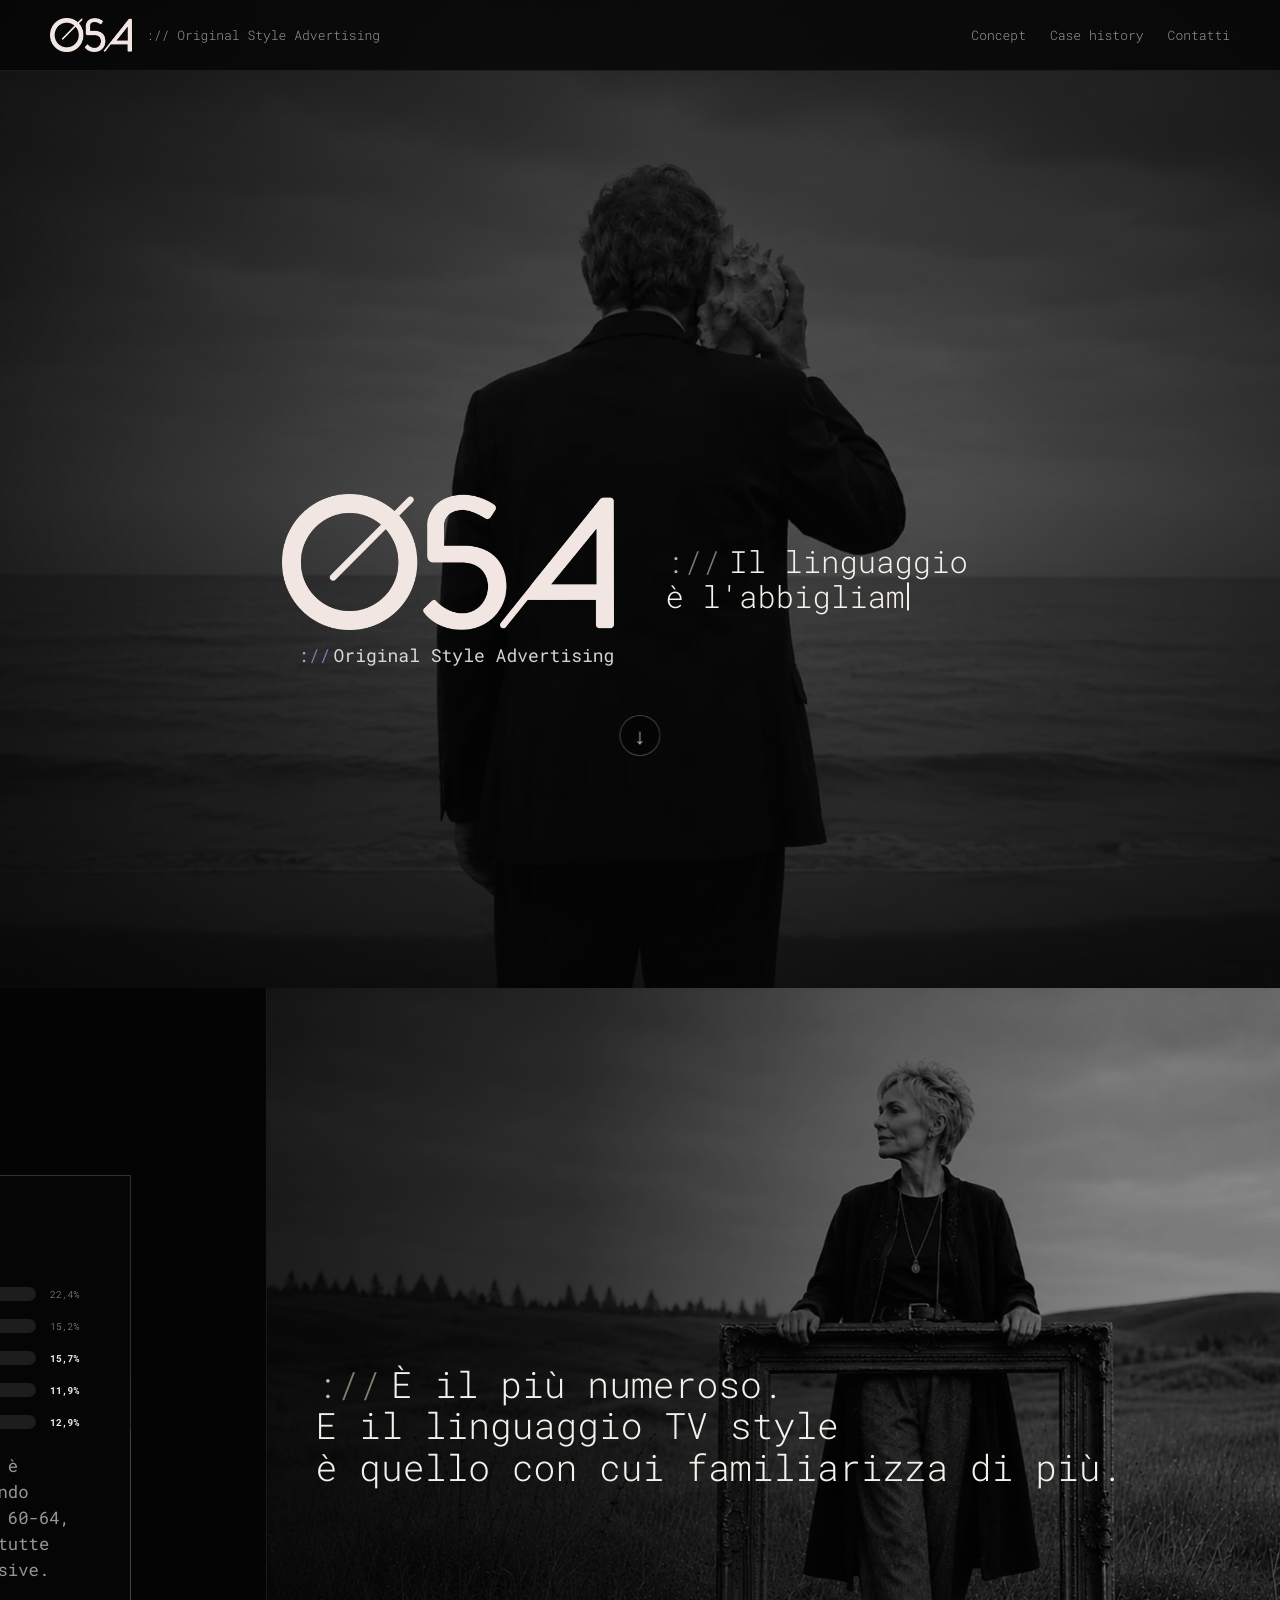
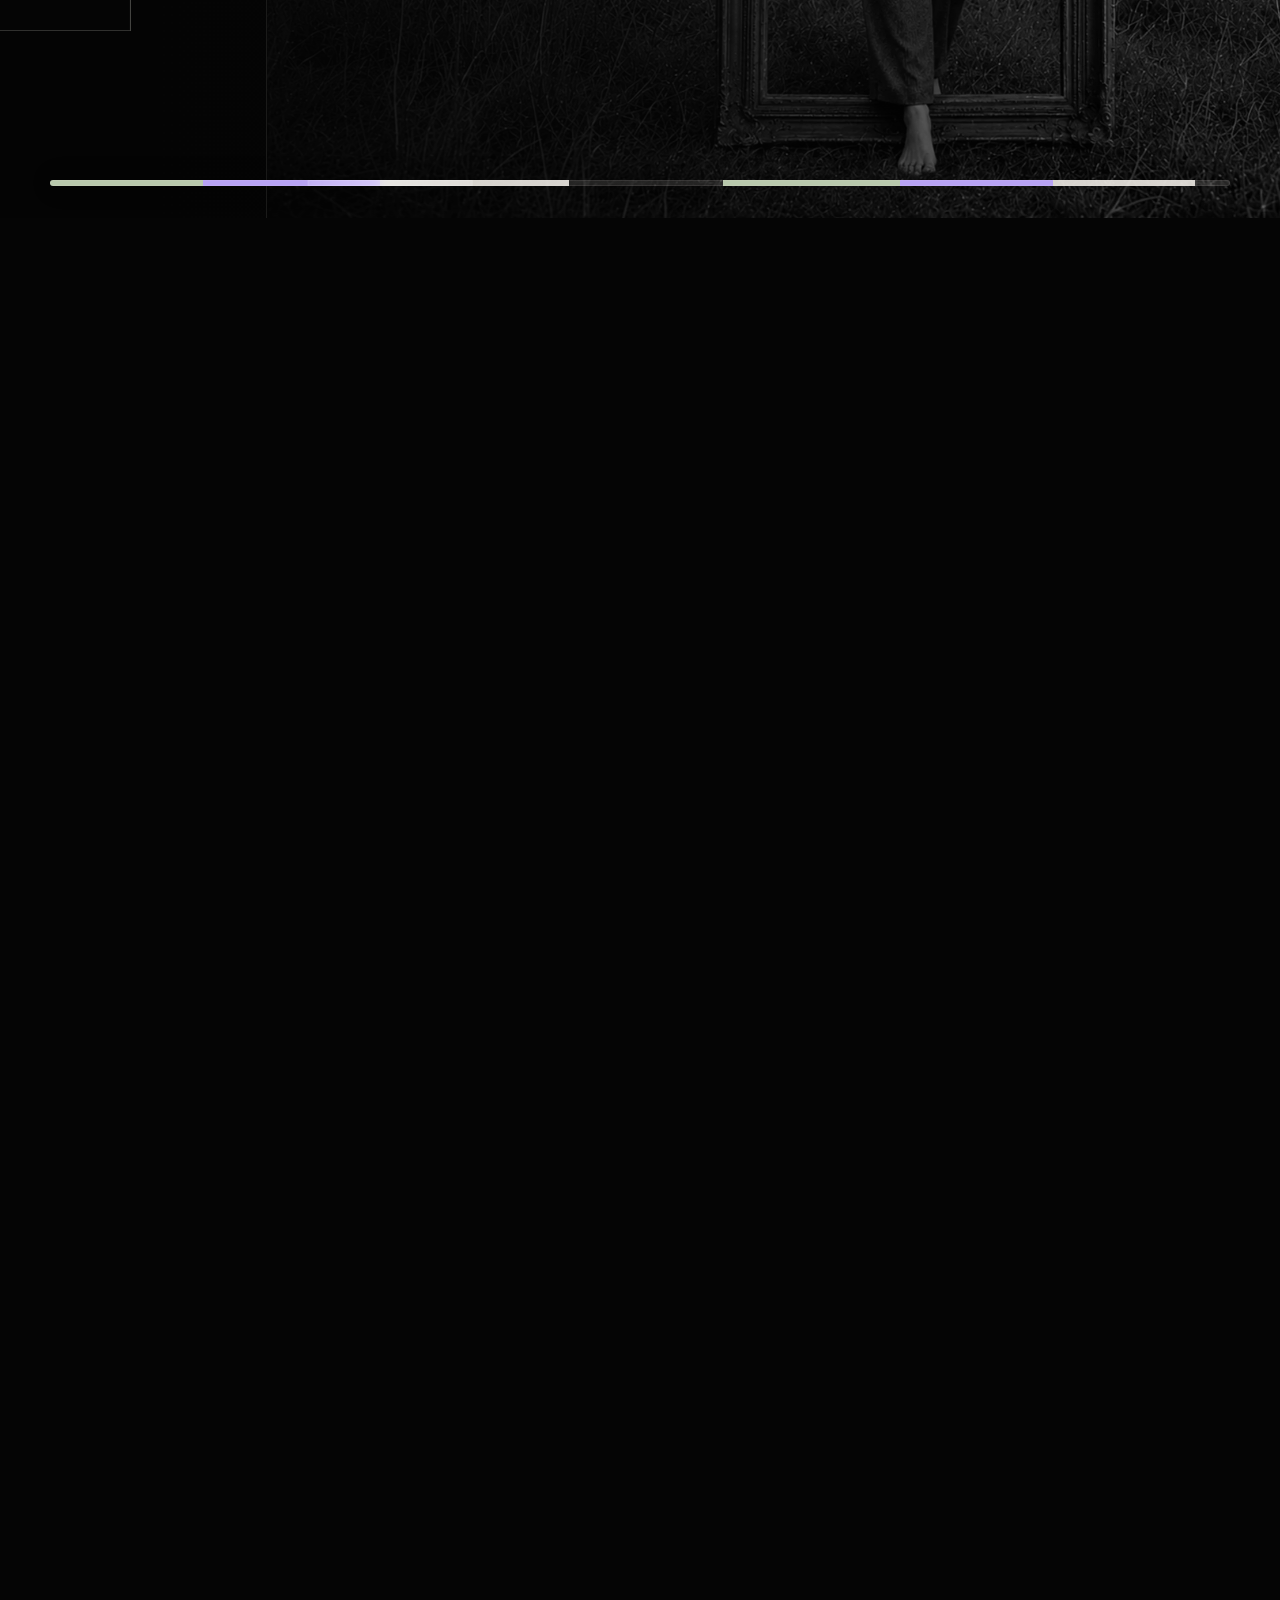
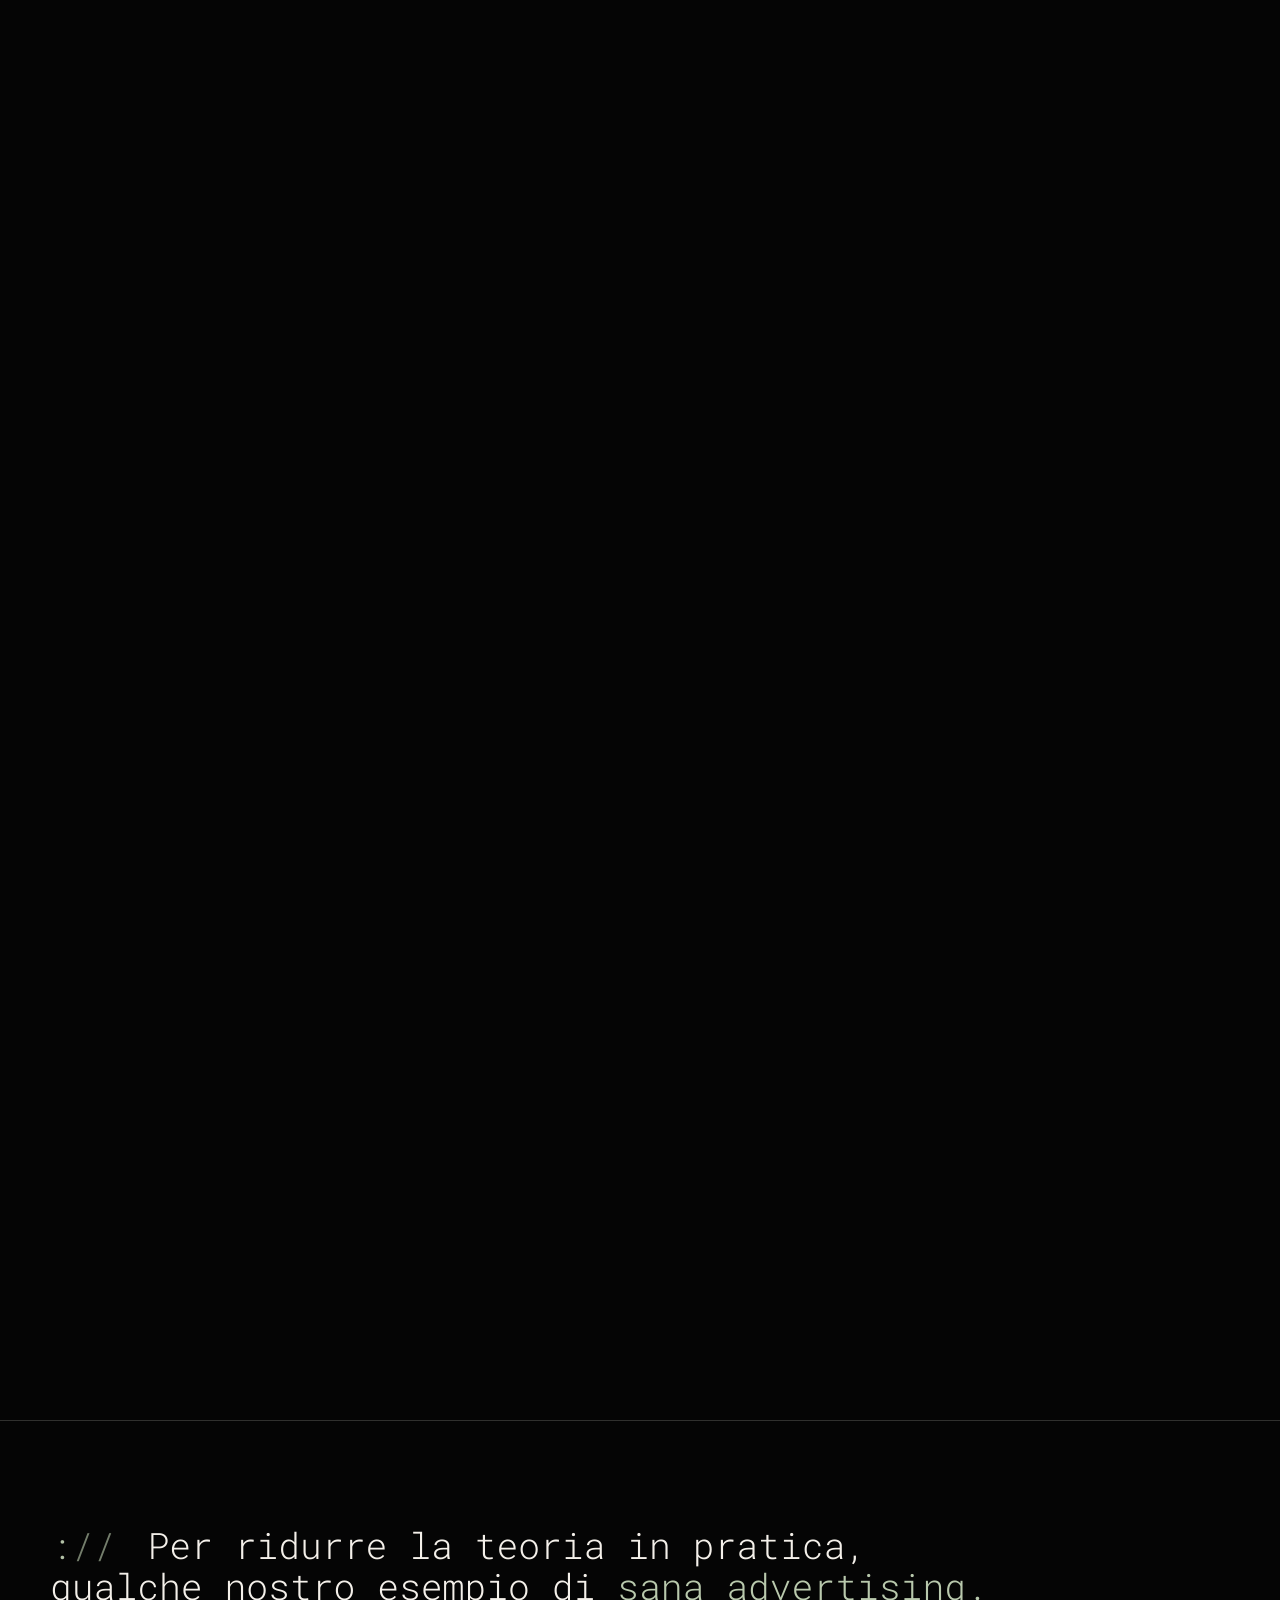
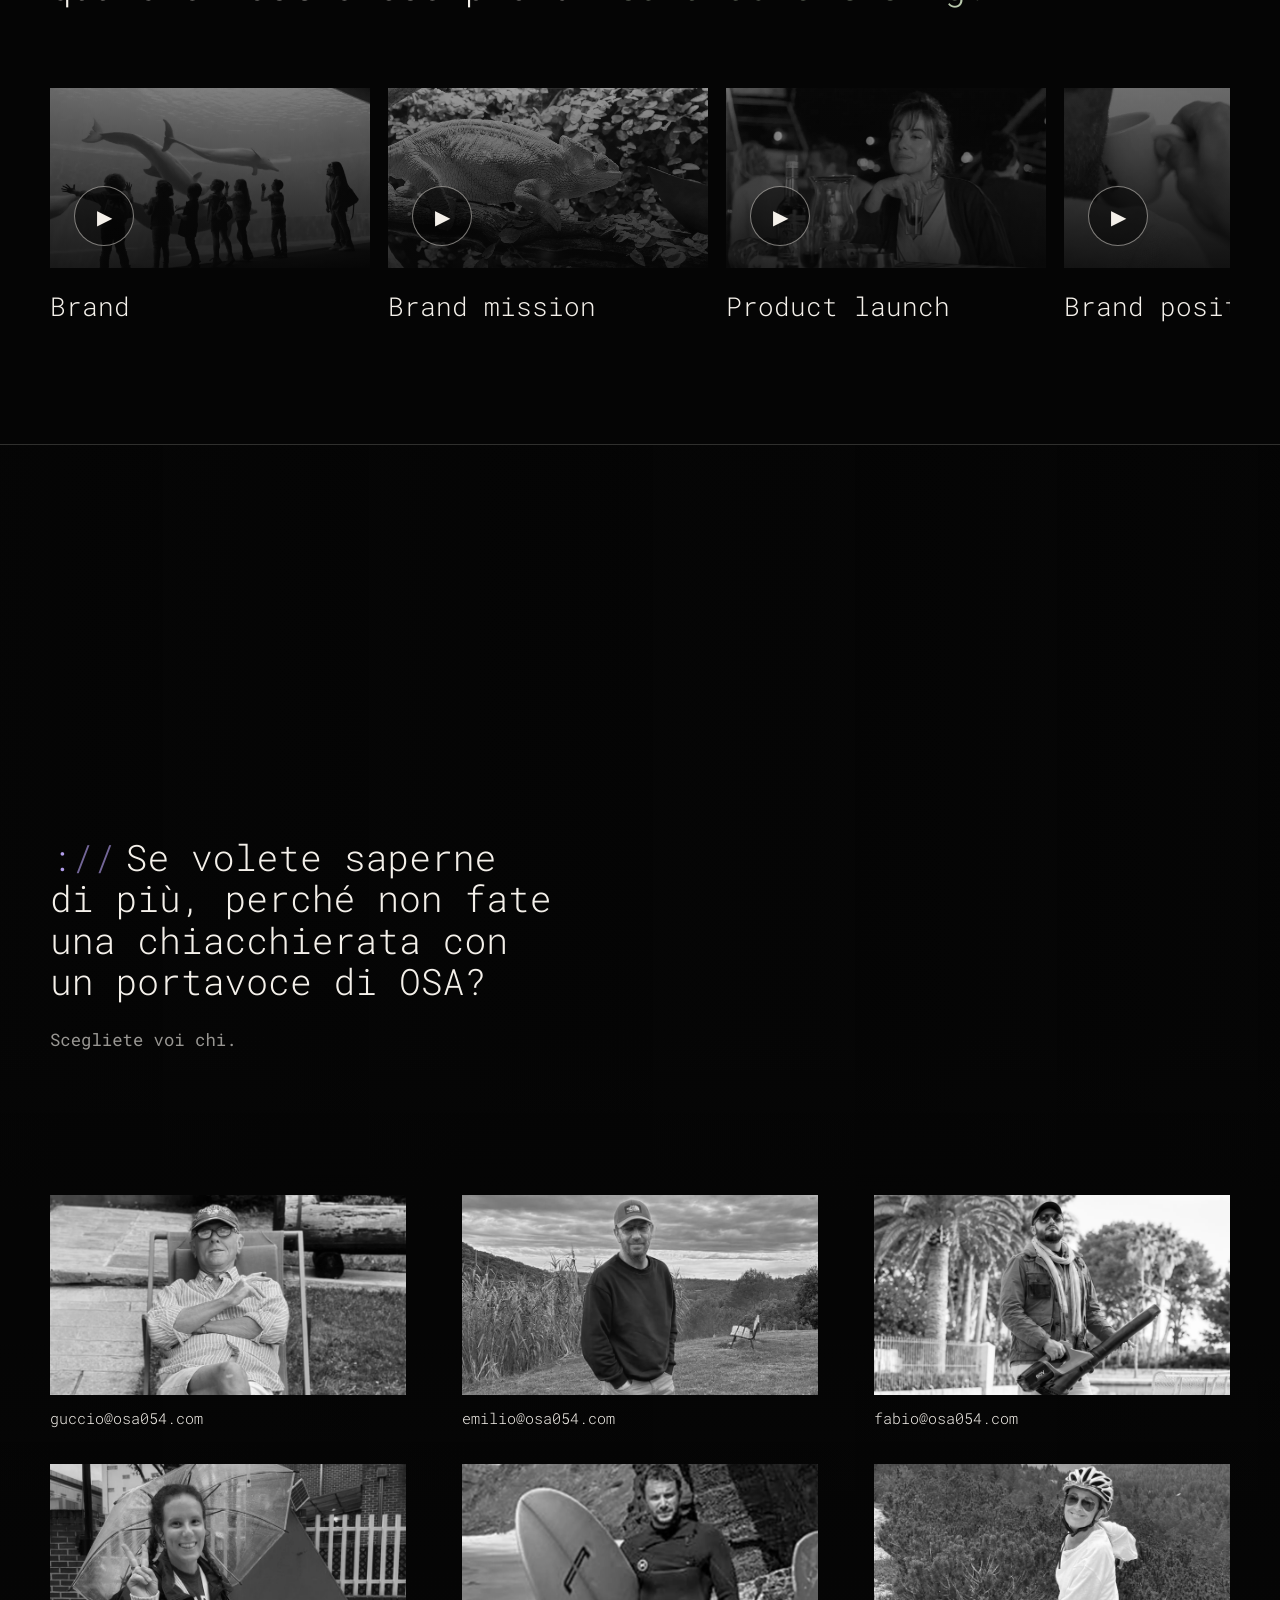
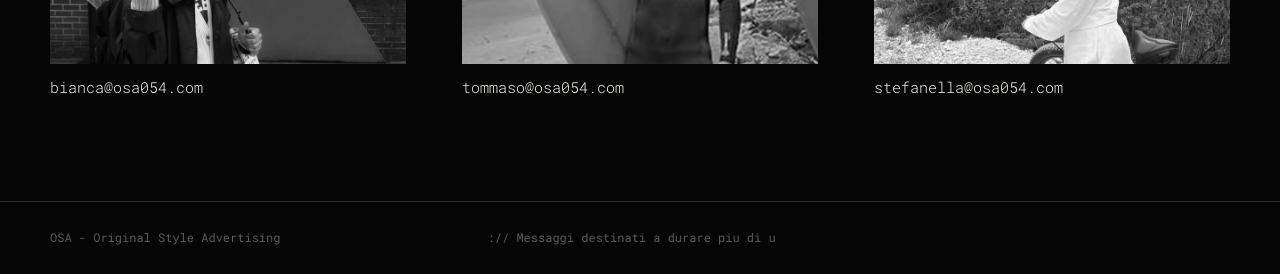
<file: index 2.html>
<!doctype html>
<html lang="it">
<head>
  <meta charset="utf-8" />
  <meta name="viewport" content="width=device-width, initial-scale=1" />
  <title>OSA - Original Style Advertising</title>
  <meta name="description" content="OSA - Original Style Advertising. Concept orizzontale, case history e contatti." />
  <link rel="preconnect" href="https://fonts.googleapis.com">
  <link rel="preconnect" href="https://fonts.gstatic.com" crossorigin>
  <link href="https://fonts.googleapis.com/css2?family=Roboto+Mono:wght@300&display=swap" rel="stylesheet">
  <style>
    :root {
      --bg: #050505;
      --fg: #f4f0ea;
      --muted: rgba(244, 240, 234, .62);
      --quiet: rgba(244, 240, 234, .36);
      --line: rgba(244, 240, 234, .18);
      --accent: #b8a3f4;
      --sage: #b9c9ad;
      --video: #f0a0a6;
      --static: #a9d6ef;
      --mono: "Roboto Mono", "Courier New", Courier, monospace;
      --sans: var(--mono);
    }

    * { box-sizing: border-box; }
    html { scroll-behavior: smooth; background: var(--bg); }
    body {
      margin: 0;
      background: var(--bg);
      color: var(--fg);
      font-family: var(--sans);
      letter-spacing: 0;
      overflow-x: hidden;
      text-rendering: geometricPrecision;
    }

    a { color: inherit; text-decoration: none; }
    img { display: block; max-width: 100%; }

    h1, h2, h3, .mono, .label, .nav, .case-meta, .contacts {
      font-family: var(--mono);
      font-weight: 300;
      letter-spacing: 0;
    }

    .shell {
      width: min(1180px, calc(100% - 48px));
      margin: 0 auto;
    }

    .site-header {
      position: fixed;
      inset: 0 0 auto;
      z-index: 50;
      background: rgba(5, 5, 5, .78);
      border-bottom: 1px solid rgba(244, 240, 234, .08);
      backdrop-filter: blur(18px);
    }

    .nav {
      height: 70px;
      display: flex;
      align-items: center;
      justify-content: space-between;
      gap: 24px;
      color: var(--muted);
      font-size: 13px;
    }

    .brand {
      display: flex;
      align-items: center;
      gap: 14px;
      color: var(--fg);
    }

    .brand img { width: 82px; }
    .brand span { color: var(--muted); white-space: nowrap; }

    .nav-links {
      display: flex;
      align-items: center;
      gap: 24px;
    }

    .nav-toggle {
      display: none;
      appearance: none;
      border: 0;
      padding: 0;
      margin: 0;
      width: 42px;
      height: 42px;
      background: transparent;
      color: var(--fg);
      cursor: pointer;
      position: relative;
    }

    .nav-toggle span,
    .nav-toggle::before,
    .nav-toggle::after {
      content: "";
      position: absolute;
      left: 9px;
      right: 9px;
      height: 1.5px;
      background: currentColor;
      transition: transform .24s ease, opacity .24s ease, top .24s ease;
    }

    .nav-toggle::before { top: 13px; }
    .nav-toggle span { top: 20px; }
    .nav-toggle::after { top: 27px; }

    .site-header.is-menu-open .nav-toggle::before {
      top: 20px;
      transform: rotate(45deg);
    }

    .site-header.is-menu-open .nav-toggle span {
      opacity: 0;
    }

    .site-header.is-menu-open .nav-toggle::after {
      top: 20px;
      transform: rotate(-45deg);
    }

    .nav-links a:hover { color: var(--fg); }

    .hero {
      min-height: 100svh;
      position: relative;
      display: grid;
      align-items: center;
      padding: 88px 0 0;
      overflow: hidden;
      border-bottom: 0;
    }

    .hero::before {
      content: "";
      position: absolute;
      inset: 0;
      background:
        linear-gradient(90deg, rgba(5,5,5,.78), rgba(5,5,5,.5) 26%, rgba(5,5,5,.24) 52%, rgba(5,5,5,.38) 74%, rgba(5,5,5,.62) 100%),
        linear-gradient(0deg, rgba(5,5,5,.72), rgba(5,5,5,.2) 50%, rgba(5,5,5,.66));
      z-index: 1;
      pointer-events: none;
      will-change: auto;
    }

    .hero::after {
      content: "";
      position: absolute;
      left: 0;
      right: 0;
      bottom: 0;
      height: 0;
      background: none;
      opacity: 0;
      pointer-events: none;
      z-index: 1;
    }

    .hero-bg {
      position: absolute;
      inset: 0;
      width: 100%;
      height: 100%;
      object-fit: cover;
      filter: grayscale(1);
      object-position: center center;
      opacity: .76;
      transform: scale(1.02);
    }

    .hero-content {
      position: relative;
      z-index: 2;
      width: min(1180px, calc(100% - 48px));
      max-width: 1180px;
      margin: 0 auto;
      display: grid;
      grid-template-columns: minmax(0, 1fr) minmax(0, 1fr);
      gap: clamp(28px, 4vw, 64px);
      align-items: center;
      min-height: 100svh;
      padding: 84px 0 0;
    }

    .scroll-cue {
      position: absolute;
      left: 50%;
      bottom: 42px;
      z-index: 3;
      transform: translateX(-50%);
      display: grid;
      justify-items: center;
      gap: 8px;
      color: rgba(244, 240, 234, .76);
      text-decoration: none;
      font-family: var(--mono);
      font-size: 11px;
      letter-spacing: .04em;
      text-transform: uppercase;
    }

    .scroll-cue-dot {
      width: 41px;
      height: 41px;
      border: 1px solid rgba(244, 240, 234, .28);
      border-radius: 999px;
      display: grid;
      place-items: center;
      background: rgba(5, 5, 5, .18);
      backdrop-filter: blur(6px);
    }

    .scroll-cue-arrow {
      font-size: 22px;
      line-height: 1;
      animation: scroll-cue-bounce 1.9s ease-in-out infinite;
    }

    .hero-lockup {
      display: grid;
      gap: 14px;
      align-content: center;
      justify-items: end;
      justify-self: end;
      text-align: right;
      width: 90%;
    }

    .hero-logo {
      width: clamp(280px, 26vw, 420px);
      height: auto;
      margin: 0;
    }

    .hero-payoff {
      margin: 0;
      color: rgba(244, 240, 234, .88);
      font-size: clamp(16px, 1.45vw, 18px);
      line-height: 1.25;
      white-space: nowrap;
    }

    .hero-payoff .osa-mark {
      margin-right: .18em;
    }

    .hero-copy {
      justify-self: start;
      text-align: left;
      width: 90%;
    }

    .hero h2 {
      margin: 0;
      max-width: 100%;
      font-size: clamp(20.8px, 2.58vw, 30.6px);
      line-height: 1.13;
      text-wrap: pretty;
    }

    .typewriter-text {
      display: inline;
    }

    .typewriter-text.is-typing::after {
      content: "";
      display: inline-block;
      width: .08em;
      height: .9em;
      margin-left: .08em;
      background: var(--fg);
      transform: translateY(.08em);
      animation: cursor-blink .78s steps(1) infinite;
    }

    .horizontal-section {
      position: relative;
      height: 1210vh;
      background: #050505;
      margin-top: 0;
      border-bottom: 1px solid var(--line);
    }

    .sticky-track {
      position: sticky;
      top: 70px;
      height: calc(100svh - 70px);
      overflow: hidden;
      display: grid;
      align-items: center;
      padding-top: 0;
    }

    .track-intro {
      position: absolute;
      z-index: 5;
      left: max(24px, calc((100vw - 1180px) / 2));
      top: 102px;
      width: min(480px, calc(100vw - 48px));
      pointer-events: none;
    }

    .track-intro p {
      margin: 12px 0 0;
      color: var(--muted);
      line-height: 1.45;
    }

    .progress-rail {
      position: absolute;
      z-index: 6;
      left: max(24px, calc((100vw - 1180px) / 2));
      right: max(24px, calc((100vw - 1180px) / 2));
      bottom: 32px;
      height: 6px;
      border-radius: 999px;
      overflow: hidden;
      background:
        linear-gradient(90deg,
          var(--sage) 0 13%,
          var(--accent) 13% 28%,
          rgba(244, 240, 234, .88) 28% 44%,
          rgba(244, 240, 234, .12) 44% 57%,
          var(--sage) 57% 72%,
          var(--accent) 72% 85%,
          rgba(244, 240, 234, .88) 85% 97%,
          rgba(244, 240, 234, .14) 97% 100%);
      box-shadow:
        inset 0 0 0 1px rgba(244, 240, 234, .08),
        0 0 24px rgba(5, 5, 5, .24);
    }

    .progress-rail span {
      position: absolute;
      left: 0;
      top: 0;
      display: block;
      width: 14%;
      height: 100%;
      background: linear-gradient(90deg, rgba(255,255,255,.14), rgba(255,255,255,.42) 46%, rgba(255,255,255,.18));
      box-shadow:
        inset 0 0 0 1px rgba(255,255,255,.12),
        0 0 18px rgba(244,240,234,.18);
      backdrop-filter: blur(4px);
      transform: translate3d(var(--progress-x, 0px), 0, 0);
      transition: transform .18s ease-out;
      will-change: transform;
    }

    .horizontal-track {
      display: flex;
      height: calc(100svh - 70px);
      width: max-content;
      transform: translate3d(var(--track-x, 0px), 0, 0);
      will-change: transform;
    }

    .panel {
      width: 100vw;
      min-width: 100vw;
      height: 100%;
      display: grid;
      align-items: center;
      padding: 164px max(24px, calc((100vw - 1180px) / 2)) 118px;
      position: relative;
      overflow: hidden;
      border-right: 1px solid var(--line);
    }

    .panel::before {
      content: "";
      position: absolute;
      inset: 0;
      background:
        linear-gradient(90deg, rgba(5,5,5,.74), rgba(5,5,5,.48) 30%, rgba(5,5,5,.24) 54%, rgba(5,5,5,.12) 100%),
        var(--panel-img) var(--panel-position, center) / var(--panel-size, cover) no-repeat;
      background-position: center 49%, var(--panel-position, center);
      background-repeat: no-repeat, no-repeat;
      background-size: 100% 112%, var(--panel-size, cover);
      background-color: #050505;
      filter: grayscale(1);
      opacity: .68;
      transform: translate3d(calc(var(--panel-depth, 0) * var(--panel-parallax, -16px)), 0, 0) scale(var(--panel-scale, 1.08));
      animation: panel-shadow-breathe 22s ease-in-out infinite alternate;
      z-index: 1;
      will-change: transform;
    }

    .panel-bg-video {
      position: absolute;
      inset: 0;
      width: 100%;
      height: 100%;
      object-fit: cover;
      object-position: var(--panel-position, center);
      filter: grayscale(1);
      opacity: .78;
      transform: translate3d(calc(var(--panel-depth, 0) * var(--panel-parallax, -16px)), 0, 0) scale(var(--panel-scale, 1.08));
      z-index: 0;
      pointer-events: none;
      will-change: transform;
    }

    .panel-content {
      position: relative;
      z-index: 2;
      max-width: min(820px, calc(100vw - 96px));
      max-height: calc(100svh - 270px);
      transform: translate3d(calc(var(--panel-depth, 0) * 28px), 0, 0);
      will-change: transform;
    }

    .panel:not(.chart-panel) .panel-content > * {
      opacity: 0;
      transform: translate3d(0, 26px, 0);
      transition:
        opacity .72s ease,
        transform .8s cubic-bezier(.22, 1, .36, 1);
    }

    .panel:not(.chart-panel) .panel-content > *:nth-child(2) {
      transition-delay: 80ms;
    }

    .panel:not(.chart-panel) .panel-content > *:nth-child(3) {
      transition-delay: 140ms;
    }

    .panel:not(.chart-panel).is-active .panel-content > * {
      opacity: 1;
      transform: translate3d(0, 0, 0);
    }

    .panel.panel-text-right::before {
      background:
        linear-gradient(90deg, rgba(5,5,5,.12), rgba(5,5,5,.24) 34%, rgba(5,5,5,.46) 56%, rgba(5,5,5,.72) 76%, rgba(5,5,5,.84) 100%),
        var(--panel-img) var(--panel-position, center) / var(--panel-size, cover) no-repeat;
      opacity: .76;
    }

    .panel.panel-text-right .panel-content {
      justify-self: end;
      width: min(100%, 656px);
      max-width: min(656px, calc(50vw - 64px));
    }

    .panel.testo_50_dx::before {
      background:
        linear-gradient(90deg, rgba(5,5,5,.12), rgba(5,5,5,.24) 34%, rgba(5,5,5,.46) 56%, rgba(5,5,5,.72) 76%, rgba(5,5,5,.84) 100%),
        var(--panel-img) var(--panel-position, center) / var(--panel-size, cover) no-repeat;
      opacity: .76;
    }

    .panel.testo_50_dx .panel-content {
      justify-self: end;
      width: min(100%, 656px);
      max-width: min(656px, calc(50vw - 64px));
    }

    .panel.testo_50_sx {
      --panel-scale: 1;
    }

    .panel.testo_50_sx::before {
      background:
        linear-gradient(90deg, rgba(5,5,5,.84), rgba(5,5,5,.72) 24%, rgba(5,5,5,.46) 44%, rgba(5,5,5,.22) 66%, rgba(5,5,5,.12) 100%),
        var(--panel-img) var(--panel-position, center) / var(--panel-size, cover) no-repeat;
      opacity: .76;
    }

    .panel.testo_50_sx .panel-content {
      justify-self: start;
      width: min(100%, 656px);
      max-width: min(656px, calc(50vw - 64px));
    }

    .panel.testo_80_sx {
      --panel-scale: 1;
    }

    .panel.testo_80_sx::before {
      background:
        linear-gradient(90deg, rgba(5,5,5,.84), rgba(5,5,5,.72) 24%, rgba(5,5,5,.46) 44%, rgba(5,5,5,.22) 66%, rgba(5,5,5,.12) 100%),
        var(--panel-img) var(--panel-position, center) / var(--panel-size, cover) no-repeat;
      opacity: .76;
    }

    .panel.testo_80_sx .panel-content {
      justify-self: start;
      width: min(80%, 960px);
      max-width: min(960px, calc(80vw - 64px));
    }

    .panel.testo_80_centro {
      --panel-scale: 1.2;
    }

    .panel.testo_80_centro::before {
      background:
        linear-gradient(90deg, rgba(5,5,5,.66), rgba(5,5,5,.4) 24%, rgba(5,5,5,.18) 50%, rgba(5,5,5,.32) 76%, rgba(5,5,5,.58) 100%),
        var(--panel-img) var(--panel-position, center) / var(--panel-size, cover) no-repeat;
      opacity: .74;
    }

    .panel.testo_80_centro .panel-content {
      justify-self: center;
      align-self: center;
      width: min(80%, 960px);
      max-width: min(80%, 960px);
      text-align: left;
    }

    .panel.testo_50_centro {
      --panel-scale: 1.08;
    }

    .panel.testo_50_centro::before {
      background:
        linear-gradient(90deg, rgba(5,5,5,.64), rgba(5,5,5,.36) 24%, rgba(5,5,5,.16) 50%, rgba(5,5,5,.36) 76%, rgba(5,5,5,.62) 100%),
        var(--panel-img) var(--panel-position, center) / var(--panel-size, cover) no-repeat;
      opacity: .74;
    }

    .panel.panel-video::before {
      background:
        linear-gradient(90deg, rgba(5,5,5,.64), rgba(5,5,5,.36) 24%, rgba(5,5,5,.16) 50%, rgba(5,5,5,.36) 76%, rgba(5,5,5,.62) 100%);
      background-position: center 49%;
      background-repeat: no-repeat;
      background-size: 100% 112%;
      opacity: .74;
    }

    .panel.panel-video-strong::before {
      background:
        linear-gradient(90deg, rgba(5,5,5,.78), rgba(5,5,5,.52) 24%, rgba(5,5,5,.36) 50%, rgba(5,5,5,.5) 76%, rgba(5,5,5,.74) 100%);
      opacity: .86;
    }

    .panel.panel-video-strong .panel-bg-video {
      opacity: .62;
    }

    .panel.testo_50_centro .panel-content {
      justify-self: center;
      align-self: center;
      width: min(50%, 640px);
      max-width: min(50%, 640px);
      text-align: left;
    }

    .panel.testo_90_centro {
      --panel-scale: 1.2;
    }

    .panel.testo_90_centro::before {
      background:
        linear-gradient(90deg, rgba(5,5,5,.64), rgba(5,5,5,.38) 24%, rgba(5,5,5,.16) 50%, rgba(5,5,5,.3) 76%, rgba(5,5,5,.56) 100%),
        var(--panel-img) var(--panel-position, center) / var(--panel-size, cover) no-repeat;
      opacity: .74;
    }

    .panel.testo_90_centro .panel-content {
      justify-self: center;
      align-self: stretch;
      width: min(96%, 1840px);
      max-width: min(96%, 1840px);
      height: 100%;
      display: grid;
      grid-template-rows: 1fr 1fr;
      align-items: stretch;
      text-align: left;
    }

    .panel.testo_90_centro .stacked {
      height: 100%;
      position: relative;
    }

    .panel.testo_90_centro .stacked-block {
      position: absolute;
      left: 0;
      width: 100%;
    }

    .horizontal-track > .panel.testo_90_centro .stacked h2 {
      font-size: clamp(12px, 1.8176vw, 26.88px);
      line-height: 1.14;
      margin: 0;
      padding: 0;
      background: transparent;
    }

    .panel.testo_90_centro .stacked .stacked-block:first-child {
      top: 12%;
      width: min(88%, 1620px);
    }

    .panel.testo_90_centro .stacked .stacked-block:last-child {
      top: 58%;
      width: min(68%, 1260px);
    }

    .panel.testo_90_centro_top {
      --panel-scale: 1;
    }

    .panel.testo_90_centro_top::before {
      background:
        linear-gradient(90deg, rgba(5,5,5,.66), rgba(5,5,5,.4) 24%, rgba(5,5,5,.18) 50%, rgba(5,5,5,.32) 76%, rgba(5,5,5,.58) 100%),
        var(--panel-img) var(--panel-position, center) / var(--panel-size, cover) no-repeat;
      opacity: .74;
    }

    .panel.testo_90_centro_top .panel-content {
      justify-self: center;
      align-self: start;
      width: min(90%, 1080px);
      max-width: min(90%, 1080px);
      margin-top: -10%;
      text-align: left;
    }

    .panel.testo_90_centro_bottom {
      --panel-scale: 1.2;
    }

    .panel.testo_90_centro_bottom::before {
      background:
        linear-gradient(90deg, rgba(5,5,5,.64), rgba(5,5,5,.38) 24%, rgba(5,5,5,.16) 50%, rgba(5,5,5,.3) 76%, rgba(5,5,5,.56) 100%),
        var(--panel-img) var(--panel-position, center) / var(--panel-size, cover) no-repeat;
      opacity: .74;
    }

    .panel.testo_90_centro_bottom .panel-content {
      justify-self: center;
      align-self: stretch;
      width: min(90%, 1520px);
      max-width: min(90%, 1520px);
      height: 100%;
      margin-bottom: 0;
      text-align: left;
      display: grid;
      align-items: stretch;
    }

    .panel.testo_90_centro_bottom .stacked {
      height: 100%;
      position: relative;
    }

    .horizontal-track > .panel.testo_90_centro_bottom .stacked h2 {
      font-size: clamp(10.2px, 1.5vw, 22px);
      line-height: 1.14;
      margin: 0;
      padding: 0;
      background: transparent;
    }

    .panel.testo_90_centro_bottom .stacked-block {
      position: absolute;
      left: 0;
      width: 100%;
    }

    .panel.testo_90_centro_bottom .stacked-block:first-child {
      top: -20%;
    }

    .panel.testo_90_centro_bottom .stacked-block:last-child {
      top: 88%;
      width: 100%;
    }

    .horizontal-track > .panel:not(.chart-panel) h2 {
      font-size: clamp(19px, 2.84vw, 39px);
      line-height: 1.14;
    }

    .panel h2 {
      margin: 0;
      font-size: clamp(24px, 3.55vw, 52px);
      line-height: 1.13;
      overflow-wrap: normal;
      text-wrap: balance;
    }

    .panel p {
      margin: 24px 0 0;
      max-width: 690px;
      color: var(--muted);
      font-family: var(--mono);
      font-size: clamp(16px, 1.35vw, 20px);
      line-height: 1.5;
    }

    .panel.center-panel {
      align-items: center;
      padding-top: 104px;
      padding-bottom: 104px;
    }

    .panel .stacked {
      display: grid;
      gap: clamp(14px, 2vw, 20px);
    }

    .panel .stacked h2 {
      font-size: clamp(20px, 2.55vw, 40px);
      line-height: 1.15;
    }

    .chart-panel::before {
      background:
        linear-gradient(90deg, rgba(5,5,5,.98), rgba(5,5,5,.84) 46%, rgba(5,5,5,.98));
      opacity: 1;
    }

    .chart-panel {
      align-items: center;
      padding-top: 104px;
      padding-bottom: 104px;
    }

    .chart-layout {
      position: relative;
      z-index: 2;
      display: grid;
      grid-template-columns: minmax(260px, .34fr) minmax(0, .66fr);
      gap: clamp(22px, 4vw, 54px);
      align-items: center;
      justify-self: center;
      width: min(1040px, calc(100vw - 104px));
      min-height: min(560px, calc(100svh - 238px));
    }

    .chart-copy {
      max-width: 390px;
      transform: translate3d(calc(var(--panel-depth, 0) * 28px), 0, 0);
      will-change: transform;
      align-self: center;
    }

    .chart-copy h2 {
      margin: 0;
      font-size: clamp(21px, 2.55vw, 38px);
      line-height: 1.16;
    }

    .chart-visual {
      border: 1px solid var(--line);
      background: #050505;
      overflow: hidden;
      transform: translate3d(calc(var(--panel-depth, 0) * -18px), 0, 0);
      will-change: transform;
      min-height: min(456px, calc(100svh - 278px));
      align-self: center;
      justify-self: center;
      width: min(100%, 96%);
    }

    .chart-eyebrow,
    .source,
    .range-note,
    .media-label,
    .media-line,
    .media-total,
    .donut-center {
      font-family: var(--mono);
      font-weight: 300;
      letter-spacing: 0;
    }

    .chart-eyebrow {
      color: var(--muted);
      font-size: clamp(12px, .92vw, 15px);
      margin: 0 0 16px;
    }

    .source {
      color: var(--quiet);
      font-size: 11px;
      line-height: 1.4;
      margin-top: 18px;
    }

    .population-intro {
      margin-top: 24px;
    }

    .population-title {
      margin: 0;
      color: var(--fg);
      font-family: var(--mono);
      font-size: clamp(17.6px, 1.68vw, 29.6px);
      font-weight: 700;
      line-height: 1.08;
    }

    .population-subtitle {
      margin: 6px 0 0;
      color: var(--quiet);
      font-family: var(--mono);
      font-size: clamp(9px, .67vw, 12px);
      line-height: 1.2;
      text-transform: none;
    }

    .population-chart {
      display: grid;
      grid-template-columns: minmax(240px, .88fr) minmax(280px, 1.12fr);
      gap: clamp(34px, 4vw, 56px);
      padding: clamp(34px, 3.8vw, 46px) clamp(52px, 5.2vw, 72px) clamp(34px, 3.8vw, 46px) clamp(34px, 3.8vw, 46px);
      align-items: center;
    }

    .population-hero {
      display: grid;
      gap: 12px;
      align-content: center;
      min-width: 0;
    }

    .population-hero .chart-eyebrow {
      margin: 0 0 4px;
      color: var(--fg);
      font-size: clamp(24px, 2.56vw, 41.6px);
      font-weight: 700;
      line-height: .98;
    }

    .big-number {
      color: var(--accent);
      font-family: var(--mono);
      font-size: clamp(51.2px, 4.96vw, 80px);
      font-weight: 700;
      line-height: .82;
      opacity: 0;
      transform: translate3d(-22px, 0, 0);
      transition: opacity .75s ease, transform .75s cubic-bezier(.22, 1, .36, 1);
    }

    .population-hero p {
      margin: 0;
      color: var(--fg);
      font-size: clamp(13.6px, 1.07vw, 19.2px);
      font-weight: 700;
      line-height: 1.22;
    }

    .population-meta {
      margin: 2px 0 0;
      color: var(--quiet);
      font-size: clamp(10.4px, .82vw, 13.6px);
      font-weight: 300;
      line-height: 1.25;
    }

    .progress-track {
      width: 100%;
      height: 30px;
      background: rgba(244, 240, 234, .12);
      border-radius: 18px;
      overflow: hidden;
    }

    .progress-fill {
      display: block;
      height: 100%;
      width: 0;
      background: var(--accent);
      border-radius: 18px;
      transition: width 1.15s cubic-bezier(.22, 1, .36, 1);
    }

    .population-track-meta {
      display: flex;
      gap: 26px;
      margin-top: 12px;
      color: var(--fg);
      font-family: var(--mono);
      font-size: clamp(11.2px, .8vw, 13.6px);
      font-weight: 700;
      line-height: 1.1;
    }

    .panel.is-active .big-number {
      opacity: 1;
      transform: translate3d(0, 0, 0);
    }

    .panel.is-active .progress-fill {
      width: var(--value);
    }

    .age-bars {
      display: grid;
      gap: 18px;
      min-width: 0;
    }

    .population-side-head {
      margin-bottom: 10px;
    }

    .population-side-head .chart-eyebrow {
      margin-bottom: 2px;
      color: var(--fg);
      font-size: clamp(12px, .94vw, 16px);
      font-weight: 700;
    }

    .population-side-head .source {
      margin: 0;
      color: var(--quiet);
      font-size: clamp(8.8px, .69vw, 12px);
      line-height: 1.18;
    }

    .age-row {
      display: grid;
      grid-template-columns: 64px minmax(0, 1fr) 52px;
      gap: 14px;
      align-items: center;
      color: var(--muted);
      font-family: var(--mono);
      font-size: clamp(9.6px, .76vw, 12.8px);
    }

    .age-row > span:first-child,
    .age-row > span:last-child {
      font-weight: 300;
    }

    .bar {
      height: 14px;
      background: rgba(244, 240, 234, .1);
      overflow: hidden;
      position: relative;
      border-radius: 999px;
    }

    .bar span {
      position: absolute;
      inset: 0 auto 0 0;
      width: 0;
      background: rgba(244, 240, 234, .62);
      border-radius: 999px;
      transition: width 1s cubic-bezier(.22, 1, .36, 1);
      transition-delay: var(--delay, 0ms);
    }

    .age-row.is-over .bar span {
      background: var(--accent);
    }

    .age-row.is-over > span:first-child,
    .age-row.is-over > span:last-child {
      color: var(--fg);
      font-weight: 700;
    }

    .panel.is-active .bar span {
      width: var(--value);
    }

    .range-note {
      display: none;
    }

    .population-note {
      margin-top: 34px;
      color: var(--quiet);
      font-size: clamp(8.2px, .62vw, 10.8px);
      line-height: 1.55;
      max-width: 32ch;
    }

    .media-chart {
      padding: clamp(14px, 2.1vw, 26px);
      display: grid;
      grid-template-columns: minmax(180px, .62fr) minmax(0, 1.38fr);
      gap: clamp(14px, 1.9vw, 26px);
      align-items: center;
    }

    .donut-wrap {
      display: grid;
      place-items: center;
      gap: 14px;
    }

    .donut {
      width: min(176px, 22.4vw);
      aspect-ratio: 1;
      border-radius: 50%;
      background:
        conic-gradient(
          var(--video) 0 56%,
          var(--static) 56% 96%,
          var(--sage) 96% 100%
        );
      position: relative;
      opacity: 0;
      transform: scale(.82) rotate(-18deg);
      transition: opacity .8s ease, transform 1s cubic-bezier(.22, 1, .36, 1);
    }

    .donut::before {
      content: "";
      position: absolute;
      inset: 20%;
      border-radius: 50%;
      background: #050505;
      border: 1px solid rgba(244, 240, 234, .16);
    }

    .donut-center {
      position: absolute;
      inset: 0;
      display: grid;
      place-content: center;
      text-align: center;
      color: var(--fg);
      font-size: 10px;
      line-height: 1.15;
    }

    .donut-center strong {
      display: block;
      color: var(--accent);
      font-size: 27px;
      font-weight: 300;
    }

    .panel.is-active .donut {
      opacity: 1;
      transform: scale(1) rotate(0);
    }

    .legend {
      display: grid;
      gap: 7px;
      width: 100%;
      color: var(--muted);
      font-family: var(--mono);
      font-size: 9px;
    }

    .legend span {
      display: inline-block;
      width: 9px;
      height: 9px;
      margin-right: 9px;
      background: var(--swatch);
    }

    .media-table {
      display: grid;
      gap: 9px;
      min-width: 0;
    }

    .media-group {
      border-top: 1px solid var(--line);
      padding-top: 8px;
      opacity: 0;
      transform: translate3d(0, 18px, 0);
      transition: opacity .7s ease, transform .7s cubic-bezier(.22, 1, .36, 1);
      transition-delay: var(--delay, 0ms);
    }

    .panel.is-active .media-group {
      opacity: 1;
      transform: translate3d(0, 0, 0);
    }

    .media-total {
      display: grid;
      grid-template-columns: 76px minmax(0, 1fr);
      gap: 9px;
      color: var(--fg);
      font-size: clamp(9.6px, .72vw, 12px);
      line-height: 1.18;
      margin-bottom: 7px;
    }

    .media-total b {
      color: var(--accent);
      font-weight: 300;
    }

    .media-line {
      display: grid;
      grid-template-columns: minmax(0, 1fr) 38px 42px;
      gap: 8px;
      color: var(--muted);
      font-size: 8.4px;
      line-height: 1.25;
    }

    .osa-mark {
      display: inline-block;
      margin-right: .28em;
      color: rgba(184, 163, 244, .96);
      white-space: nowrap;
    }

    .osa-mark .slash {
      color: rgba(184, 163, 244, .62);
    }

    .osa-mark.is-purple {
      color: rgba(184, 163, 244, .96);
    }

    .osa-mark.is-purple .slash {
      color: rgba(184, 163, 244, .62);
    }

    .osa-mark.is-green {
      color: rgba(185, 201, 173, .96);
    }

    .osa-mark.is-green .slash {
      color: rgba(185, 201, 173, .62);
    }

    .hl-accent { color: var(--accent); }
    .hl-sage { color: var(--sage); }
    .hl-video { color: var(--video); }
    .hl-static { color: var(--static); }

    .hint {
      position: absolute;
      z-index: 8;
      right: max(24px, calc((100vw - 1180px) / 2));
      bottom: 56px;
      color: var(--quiet);
      font-family: var(--mono);
      font-size: 12px;
    }

    .vertical-section {
      padding: 104px 0;
      border-bottom: 1px solid var(--line);
    }

    .portavoce-stage {
      position: relative;
      background:
        linear-gradient(180deg, rgba(5,5,5,.18), rgba(5,5,5,.18) 42%, rgba(5,5,5,.74) 76%, rgba(5,5,5,.96) 100%),
        linear-gradient(90deg, rgba(5,5,5,.86), rgba(5,5,5,.36) 40%, rgba(5,5,5,.24) 62%, rgba(5,5,5,.72) 100%),
        url("images/siepe.webp") center center / 100% auto no-repeat fixed;
      background-color: #050505;
    }

    .bridge-section {
      position: relative;
      min-height: 100svh;
      display: grid;
      align-items: center;
      overflow: hidden;
      background: transparent;
    }

    .bridge-section::before {
      content: "";
      position: absolute;
      inset: 0;
      background: linear-gradient(180deg, rgba(5,5,5,.04), rgba(5,5,5,.04));
      opacity: 1;
    }

    .bridge-section::after {
      content: "";
      position: absolute;
      inset: auto 0 0;
      height: 28vh;
      background: linear-gradient(180deg, rgba(5,5,5,0), rgba(5,5,5,.72) 58%, rgba(5,5,5,.96));
      pointer-events: none;
    }

    .bridge-section .bridge-content {
      position: relative;
      z-index: 2;
      width: min(1180px, calc(100% - 48px));
      margin: 0 auto;
      padding: 120px 0 20px;
    }

    .bridge-section .bridge-copy {
      width: min(100%, 656px);
      max-width: min(656px, calc(50vw - 64px));
    }

    .bridge-section h2 {
      margin: 0;
      font-size: clamp(19px, 2.84vw, 42px);
      line-height: 1.14;
    }

    .bridge-section p {
      margin: 24px 0 0;
      max-width: 690px;
      color: var(--muted);
      font-family: var(--mono);
      font-size: clamp(16px, 1.35vw, 20px);
      line-height: 1.5;
    }

    .contacts-section {
      padding-top: 0;
      border-top: 0;
      background: transparent;
      margin-top: -150px;
    }

    .case-history-head {
      width: min(100%, 1180px);
      max-width: 1180px;
      margin: 0 0 72px;
      text-align: left;
    }

    .case-history-head h2 {
      margin: 0;
      width: min(80%, 960px);
      max-width: min(80%, 960px);
      font-size: clamp(19px, 2.84vw, 42px);
      line-height: 1.14;
    }

    .section-head {
      display: grid;
      grid-template-columns: 220px minmax(0, 1fr);
      gap: 48px;
      margin-bottom: 46px;
    }

    .section-head h2 {
      margin: 0;
      font-size: clamp(31px, 5vw, 64px);
      line-height: 1.06;
    }

    .section-head p {
      margin: 18px 0 0;
      max-width: 760px;
      color: var(--muted);
      font-size: 18px;
      line-height: 1.5;
    }

    .case-carousel-shell {
      position: relative;
      overflow: visible;
    }

    .case-carousel {
      display: grid;
      grid-auto-flow: column;
      grid-auto-columns: minmax(320px, 40%);
      gap: 18px;
      overflow-x: auto;
      overflow-y: hidden;
      scroll-snap-type: inline mandatory;
      padding-bottom: 0;
      -ms-overflow-style: none;
      scrollbar-width: none;
      cursor: ew-resize;
    }

    .case-carousel.is-hover-scrolling {
      scroll-snap-type: none;
    }

    .case-carousel-shell::before,
    .case-carousel-shell::after {
      position: absolute;
      top: 40%;
      transform: translateY(-50%);
      z-index: 3;
      width: 56px;
      height: 56px;
      display: grid;
      place-items: center;
      border-radius: 0;
      border: 1px solid rgba(244, 240, 234, .24);
      background: rgba(5, 5, 5, .18);
      color: rgba(244, 240, 234, .88);
      font: 38px/1 var(--mono);
      opacity: 0;
      transition: opacity .22s ease, transform .22s ease;
      pointer-events: none;
    }

    .case-carousel-shell::before {
      content: "←";
      left: -20px;
      transform: translate3d(-8px, -50%, 0);
    }

    .case-carousel-shell::after {
      content: "→";
      right: -20px;
      transform: translate3d(8px, -50%, 0);
    }

    .case-carousel-shell:hover::before,
    .case-carousel-shell:hover::after,
    .case-carousel-shell.is-hover-scrolling::before,
    .case-carousel-shell.is-hover-scrolling::after {
      opacity: .92;
    }

    .case-carousel-shell:hover::before,
    .case-carousel-shell.is-hover-scrolling::before {
      transform: translate3d(0, -50%, 0);
    }

    .case-carousel-shell:hover::after,
    .case-carousel-shell.is-hover-scrolling::after {
      transform: translate3d(0, -50%, 0);
    }

    .case-carousel::-webkit-scrollbar { display: none; }

    .case-card {
      scroll-snap-align: start;
      border: 0;
      background: transparent;
      min-height: auto;
      display: grid;
      grid-template-rows: 260px auto;
      transition: transform .24s ease, opacity .24s ease;
    }

    .case-card:hover {
      transform: translateY(-4px);
    }

    .case-card-button {
      appearance: none;
      border: 0;
      padding: 0;
      margin: 0;
      background: transparent;
      color: inherit;
      text-align: left;
      cursor: pointer;
      font: inherit;
      display: block;
    }

    .yt-thumb {
      position: relative;
      overflow: hidden;
      background: #0b0b0b;
    }

    .yt-thumb img {
      width: 100%;
      height: 100%;
      object-fit: cover;
      opacity: .76;
      transform: scale(1.02);
      filter: grayscale(1);
      transition: transform .52s cubic-bezier(.22, 1, .36, 1), filter .38s ease, opacity .38s ease;
    }

    .yt-thumb::before {
      content: "";
      position: absolute;
      inset: 0;
      z-index: 1;
      background: linear-gradient(0deg, rgba(5,5,5,.78), rgba(5,5,5,.06));
      pointer-events: none;
    }

    .yt-thumb::after {
      content: "▶";
      position: absolute;
      z-index: 2;
      left: 24px;
      bottom: 22px;
      width: 58px;
      height: 58px;
      display: grid;
      place-items: center;
      border-radius: 50%;
      border: 1px solid rgba(244,240,234,.48);
      background: rgba(5,5,5,.54);
      color: var(--fg);
      font-size: 20px;
    }

    .case-card-button:hover .yt-thumb img,
    .case-card-button:focus-visible .yt-thumb img {
      filter: grayscale(0);
      opacity: 1;
      transform: scale(1.2);
    }

    .case-carousel.is-hover-scrolling .case-card {
      transition-duration: .16s;
    }

    .case-body {
      padding: 24px 6px 12px 0;
      display: block;
    }

    .case-body h3 {
      margin: 0;
      font-size: 26px;
      line-height: 1.08;
    }

    .case-video-modal .modal-panel {
      width: min(60vw, 980px);
      padding: clamp(20px, 3vw, 28px);
    }

    .case-video-modal .modal-head {
      margin-bottom: 18px;
      align-items: center;
    }

    .case-video-modal .modal-head h2 {
      font-size: clamp(22px, 2.8vw, 34px);
    }

    .case-video-nav {
      display: flex;
      align-items: center;
      gap: 12px;
      margin-left: auto;
    }

    .case-video-nav button {
      appearance: none;
      border: 1px solid var(--line);
      background: transparent;
      color: var(--fg);
      width: 38px;
      height: 38px;
      cursor: pointer;
      font: 22px/1 var(--mono);
    }

    .case-video-frame {
      aspect-ratio: 16 / 9;
      width: 100%;
      border: 1px solid rgba(244, 240, 234, .12);
      background: #050505;
    }

    .case-video-frame iframe {
      width: 100%;
      height: 100%;
      border: 0;
      display: block;
    }

    .contacts {
      display: grid;
      grid-template-columns: repeat(3, 1fr);
      gap: 36px 56px;
      margin-top: 0;
      font-size: 15px;
    }

    .contacts-carousel-shell {
      position: relative;
    }

    .contact-person {
      appearance: none;
      border: 0;
      padding: 0;
      background: transparent;
      color: inherit;
      text-align: left;
      cursor: pointer;
      font: inherit;
    }

    .contact-image {
      width: 100%;
      aspect-ratio: 16 / 9;
      overflow: hidden;
      margin-bottom: 13px;
      background: #0b0b0b;
    }

    .contact-person img {
      width: 100%;
      height: 100%;
      object-fit: cover;
      filter: grayscale(1);
      transform: scale(1);
      transition: transform .28s ease;
    }

    .contact-person:hover img,
    .contact-person:focus-visible img {
      transform: scale(1.05);
    }

    .contact-person span {
      display: block;
      color: var(--fg);
    }

    .contact-person:focus-visible {
      outline: 1px solid var(--accent);
      outline-offset: 8px;
    }

    .modal {
      position: fixed;
      inset: 0;
      z-index: 100;
      display: none;
      place-items: center;
      padding: 24px;
    }

    .modal.is-open {
      display: grid;
    }

    .modal-backdrop {
      position: absolute;
      inset: 0;
      background: rgba(5, 5, 5, .78);
      backdrop-filter: blur(10px);
    }

    .modal-panel {
      position: relative;
      z-index: 1;
      width: min(520px, 100%);
      border: 1px solid var(--line);
      background: #090909;
      padding: clamp(24px, 4vw, 36px);
    }

    .modal-head {
      display: flex;
      justify-content: space-between;
      gap: 24px;
      align-items: start;
      margin-bottom: 28px;
    }

    .modal-head h2 {
      margin: 0;
      font-size: clamp(24px, 4vw, 38px);
      line-height: 1.05;
    }

    .modal-close {
      appearance: none;
      border: 1px solid var(--line);
      background: transparent;
      color: var(--fg);
      width: 38px;
      height: 38px;
      cursor: pointer;
      font: 24px/1 var(--mono);
    }

    .contact-form {
      display: grid;
      gap: 16px;
    }

    .contact-form label {
      display: grid;
      gap: 8px;
      color: var(--muted);
      font-size: 12px;
    }

    .contact-form input,
    .contact-form textarea {
      width: 100%;
      border: 1px solid var(--line);
      background: #050505;
      color: var(--fg);
      font: 15px/1.35 var(--mono);
      padding: 13px 14px;
      resize: vertical;
    }

    .contact-form textarea {
      min-height: 132px;
    }

    .contact-form button {
      justify-self: start;
      border: 1px solid rgba(244, 240, 234, .42);
      background: var(--fg);
      color: var(--bg);
      font: 14px/1 var(--mono);
      padding: 14px 18px;
      cursor: pointer;
    }

    footer {
      padding: 28px 0;
      color: var(--quiet);
      font-family: var(--mono);
      font-size: 12px;
    }

    .footer-row {
      display: flex;
      justify-content: space-between;
      gap: 24px;
      align-items: center;
    }

    .footer-typewriter-wrap {
      flex: 0 1 min(58vw, 760px);
      min-width: 0;
      overflow-x: auto;
      overflow-y: hidden;
      white-space: nowrap;
      scrollbar-width: none;
    }

    .footer-typewriter-wrap::-webkit-scrollbar {
      display: none;
    }

    .footer-typewriter {
      display: inline-block;
      min-width: max-content;
      white-space: nowrap;
      padding-right: 1ch;
    }

    .reveal {
      opacity: 0;
      transform: translate3d(0, 42px, 0);
      transition: opacity .75s cubic-bezier(.22, 1, .36, 1), transform .75s cubic-bezier(.22, 1, .36, 1);
      transition-delay: var(--delay, 0ms);
    }

    .reveal.is-visible {
      opacity: 1;
      transform: translate3d(0, 0, 0);
    }

    @media (max-width: 920px) {
      :root {
        --mobile-section-space: 64px;
        --mobile-stack-gap: 24px;
        --mobile-copy-gap: 14px;
        --mobile-separator-offset: 16px;
      }
      .shell { width: min(100% - 32px, 1180px); }
      .nav { height: 64px; }
      .brand img { width: 70px; }
      .brand span { display: none; }
      .nav {
        position: relative;
      }
      .nav-toggle {
        display: block;
        margin-left: auto;
      }
      .nav-links {
        position: absolute;
        top: calc(100% + 8px);
        right: 0;
        width: min(240px, calc(100vw - 32px));
        display: grid;
        gap: 0;
        padding: 10px 0;
        border: 1px solid rgba(244, 240, 234, .1);
        background: rgba(5, 5, 5, .96);
        backdrop-filter: blur(18px);
        opacity: 0;
        visibility: hidden;
        pointer-events: none;
        transform: translate3d(0, -8px, 0);
        transition: opacity .22s ease, transform .22s ease, visibility .22s ease;
      }
      .site-header.is-menu-open .nav-links {
        opacity: 1;
        visibility: visible;
        pointer-events: auto;
        transform: translate3d(0, 0, 0);
      }
      .nav-links a {
        display: block;
        padding: 12px 18px;
        font-size: 13px;
      }
      .nav-links a:first-child { display: block; }

      .hero {
        min-height: 100svh;
        align-items: stretch;
        padding: 84px 0 0;
      }

      .hero::before {
        background:
          linear-gradient(180deg, rgba(5,5,5,.72), rgba(5,5,5,.32) 42%, rgba(5,5,5,.82)),
          linear-gradient(90deg, rgba(5,5,5,.88), rgba(5,5,5,.18) 58%, rgba(5,5,5,.62));
      }

      .hero::after {
        bottom: 0;
        height: 0;
        background: none;
        opacity: 0;
      }

      .hero-bg { object-position: 54% center; opacity: .72; }

      .hero-content {
        width: min(80%, 560px);
        grid-template-columns: 1fr;
        gap: 18px;
        align-content: center;
        justify-items: start;
        min-height: 100svh;
        padding: 60px 0 72px;
      }

      .hero-lockup {
        gap: 10px;
        justify-items: start;
        justify-self: start;
        text-align: left;
        width: 100%;
      }

      .hero-logo { width: clamp(220px, 53vw, 330px); }

      .hero-payoff {
        font-size: clamp(14px, 3.4vw, 16px);
        white-space: normal;
      }

      .hero-copy {
        justify-self: start;
        width: 100%;
      }

      .hero h2 {
        max-width: 100%;
        font-size: clamp(25px, 6.7vw, 38px);
        line-height: 1.08;
      }

      .scroll-cue {
        top: auto !important;
        bottom: 18px;
        gap: 6px;
        font-size: 10px;
      }

      .scroll-cue-dot {
        width: 34px;
        height: 34px;
      }

      .horizontal-section {
        height: auto;
        margin-top: 0;
        position: relative;
      }
      .horizontal-section::after {
        content: "";
        position: absolute;
        right: 16px;
        bottom: -42px;
        width: min(52vw, 220px);
        height: 4px;
        background:
          linear-gradient(
            90deg,
            var(--sage) 0 13%,
            var(--accent) 13% 28%,
            rgba(244, 240, 234, .9) 28% 44%,
            rgba(244, 240, 234, .14) 44% 57%,
            var(--sage) 57% 72%,
            var(--accent) 72% 85%,
            rgba(244, 240, 234, .9) 85% 97%,
            rgba(244, 240, 234, .16) 97% 100%
          );
        background-size: 200% 100%;
        background-position: 100% 50%;
        opacity: .92;
        pointer-events: none;
      }

      .sticky-track {
        position: relative;
        height: auto;
        padding-top: 0;
        overflow: visible;
      }

      .track-intro,
      .progress-rail,
      .hint {
        display: none;
      }

      .horizontal-track {
        display: block;
        width: 100%;
        height: auto;
        transform: none !important;
      }
      .horizontal-section,
      .vertical-section {
        border-bottom: 0;
      }

      .panel {
        width: 100%;
        min-width: 100%;
        min-height: auto;
        display: grid;
        grid-template-columns: minmax(0, 1fr);
        grid-template-rows: auto auto;
        align-items: stretch;
        gap: var(--mobile-stack-gap);
        padding: var(--mobile-section-space) 16px calc(var(--mobile-section-space) + 6px);
        border-top: 0;
        overflow: hidden;
        content-visibility: visible;
        contain-intrinsic-size: none;
      }
      .panel::after {
        content: "";
        position: absolute;
        bottom: var(--mobile-separator-offset);
        width: min(52vw, 220px);
        height: 4px;
        background:
          linear-gradient(
            90deg,
            var(--sage) 0 13%,
            var(--accent) 13% 28%,
            rgba(244, 240, 234, .9) 28% 44%,
            rgba(244, 240, 234, .14) 44% 57%,
            var(--sage) 57% 72%,
            var(--accent) 72% 85%,
            rgba(244, 240, 234, .9) 85% 97%,
            rgba(244, 240, 234, .16) 97% 100%
          );
        background-size: 200% 100%;
        background-position: var(--mobile-separator-position, 0%) 50%;
        opacity: .92;
        pointer-events: none;
      }
      .panel:nth-of-type(4n + 1)::after {
        left: 16px;
        right: auto;
        --mobile-separator-position: 0%;
      }
      .panel:nth-of-type(4n + 2)::after {
        left: auto;
        right: 16px;
        --mobile-separator-position: 50%;
      }
      .panel:nth-of-type(4n + 3)::after {
        left: 16px;
        right: auto;
        --mobile-separator-position: 100%;
      }
      .panel:nth-of-type(4n)::after {
        left: auto;
        right: 16px;
        --mobile-separator-position: 0%;
      }
      .horizontal-track > .panel:last-child::after {
        display: none;
      }

      .panel-content,
      .panel::before,
      .panel-bg-video {
        transition: opacity .72s cubic-bezier(.22, 1, .36, 1), transform .72s cubic-bezier(.22, 1, .36, 1);
      }

      .panel:not(.chart-panel)::before {
        position: relative;
        inset: auto;
        display: block;
        grid-row: 1;
        width: 100%;
        aspect-ratio: var(--panel-mobile-ratio, 1 / 1);
        min-height: auto;
        border: 0;
        background: var(--panel-mobile-img, var(--panel-img)) center center / cover no-repeat;
        opacity: 0;
        transform: translate3d(-42px, 0, 0);
      }

      .panel.panel-video::before {
        background: var(--panel-mobile-img, var(--panel-img)) center center / cover no-repeat;
      }

      .panel-bg-video {
        position: relative;
        inset: auto;
        display: block;
        grid-row: 1;
        width: 100%;
        aspect-ratio: 16 / 9;
        height: auto;
        min-height: clamp(320px, 62svh, 560px);
        border: 0;
        object-fit: cover;
        opacity: 0;
        transform: translate3d(42px, 0, 0);
      }

      .panel.panel-video::before {
        display: block;
      }

      .panel-content {
        grid-row: 2;
        width: 100%;
        min-width: 0;
        max-width: 100%;
        max-height: none;
        padding: 0;
        display: grid;
        gap: var(--mobile-copy-gap);
        align-content: start;
        opacity: 0;
        transform: translate3d(0, 34px, 0);
      }

      .panel.panel-text-right .panel-content {
        justify-self: stretch;
        width: 100%;
        max-width: 100%;
      }

      .panel.testo_50_dx .panel-content,
      .panel.testo_50_sx .panel-content {
        justify-self: stretch;
        width: 100%;
        max-width: 100%;
      }

      .panel.testo_80_sx .panel-content {
        justify-self: stretch;
        width: 100%;
        max-width: 100%;
      }

      .panel.testo_80_centro .panel-content {
        justify-self: stretch;
        width: 100%;
        max-width: 100%;
      }

      .panel.testo_50_centro .panel-content {
        justify-self: stretch;
        width: 100%;
        max-width: 100%;
        text-align: left;
      }

      .panel.panel-video .panel-content {
        width: 100%;
        max-width: 100%;
      }

      .panel.testo_90_centro_bottom .panel-content,
      .panel.testo_50_centro .panel-content,
      .panel.testo_50_dx .panel-content,
      .panel.testo_50_sx .panel-content,
      .panel.testo_90_centro_top .panel-content {
        font-size: inherit;
      }

      .panel.testo_90_centro .panel-content {
        justify-self: stretch;
        width: 100%;
        max-width: 100%;
        height: auto;
        display: block;
      }

      .panel.testo_90_centro_top .panel-content {
        justify-self: stretch;
        width: 100%;
        max-width: 100%;
        margin-top: 0;
        text-align: left;
      }

      .panel.testo_90_centro_bottom .panel-content {
        justify-self: stretch;
        width: 100%;
        max-width: 100%;
        margin-bottom: 0;
        text-align: left;
        height: auto;
        display: block;
      }

      .panel.testo_90_centro_bottom .stacked-block {
        position: static;
        width: 100% !important;
      }

      .panel.testo_90_centro .stacked {
        height: auto;
        position: static;
      }

      .panel.testo_90_centro .stacked h2:first-child,
      .panel.testo_90_centro .stacked h2:last-child {
        position: static;
      }

      .panel.testo_90_centro .stacked .stacked-block {
        position: static;
        width: 100% !important;
      }

      .panel:nth-child(even):not(.chart-panel)::before {
        transform: translate3d(42px, 0, 0);
      }

      .panel.is-mobile-visible:not(.chart-panel)::before,
      .panel.is-mobile-visible .panel-bg-video,
      .panel.is-mobile-visible .panel-content {
        opacity: 1;
        transform: translate3d(0, 0, 0);
      }

      .panel h2 {
        margin: 0;
        width: 100%;
        max-width: 100%;
        font-size: clamp(22px, 5.8vw, 32px);
        line-height: 1.08;
        overflow-wrap: break-word;
        word-break: normal;
        hyphens: auto;
        text-wrap: pretty;
      }

      .panel p {
        margin: 0;
        font-size: clamp(11px, 3.2vw, 14px);
        line-height: 1.52;
        color: rgba(244, 240, 234, .88);
      }
      .horizontal-track > .panel:not(.chart-panel) h2 {
        font-size: clamp(22px, 5.8vw, 32px);
        line-height: 1.08;
      }
      .horizontal-track > .panel:not(.chart-panel) p {
        font-size: clamp(11px, 3.2vw, 14px);
        line-height: 1.52;
      }

      .horizontal-track > .panel.testo_90_centro .stacked h2,
      .horizontal-track > .panel.testo_90_centro_bottom .stacked h2 {
        font-size: clamp(22px, 5.8vw, 32px);
        line-height: 1.08;
        width: 100%;
        padding: 0;
      }

      .panel:not(.chart-panel) .panel-content > * {
        opacity: 1;
        transform: none;
        transition: none;
      }

      .panel.center-panel,
      .chart-panel {
        padding-top: var(--mobile-section-space);
        padding-bottom: calc(var(--mobile-section-space) + 6px);
      }

      .panel.panel-video {
        padding-left: 16px;
        padding-right: 16px;
      }

      .panel.panel-video .panel-bg-video {
        display: none;
      }

      .panel.panel-video .panel-content {
        width: 100%;
        max-width: 100%;
        margin: 0;
      }

      .chart-panel::before {
        display: none;
      }

      .chart-layout {
        grid-template-columns: 1fr;
        width: 100%;
        gap: 24px;
      }

      .chart-copy {
        max-width: 100%;
      }

      .chart-copy h2 {
        font-size: clamp(24px, 6.1vw, 34px);
      }

      .chart-visual {
        min-height: auto;
        transform: none !important;
      }

      .population-chart,
      .media-chart {
        grid-template-columns: 1fr;
        padding: 20px;
      }

      .chart-visual {
        width: 100%;
      }

      .population-hero .chart-eyebrow {
        font-size: clamp(24px, 6.4vw, 37px);
      }

      .big-number {
        font-size: clamp(46px, 13.6vw, 72px);
      }

      .population-track-meta {
        gap: 18px;
      }

      .range-note {
        gap: 18px;
        padding-left: 14px;
        font-size: clamp(14px, 4.6vw, 24px);
      }

      .population-note {
        max-width: 100%;
        font-size: clamp(8px, 2.2vw, 10px);
        line-height: 1.5;
        color: rgba(244, 240, 234, .58);
      }

      .source,
      .population-subtitle,
      .population-meta,
      .age-row,
      .population-track-meta {
        font-size: clamp(8px, 2.2vw, 10px);
        color: rgba(244, 240, 234, .58);
      }

      .chart-eyebrow {
        font-size: clamp(10px, 2.6vw, 13px);
      }

      .donut {
        width: min(260px, 68vw);
      }

      .big-number,
      .media-group,
      .donut {
        opacity: 1;
        transform: none;
      }

      .progress-fill,
      .bar span {
        width: var(--value);
      }

      .vertical-section { padding: var(--mobile-section-space) 0; }
      .portavoce-stage {
        background: #050505;
      }
      .bridge-section {
        min-height: auto;
      }
      .bridge-section::after {
        display: none;
      }
      .bridge-section .bridge-content {
        width: min(100% - 32px, 1180px);
        padding: 24px 0 18px;
      }
      .bridge-section .bridge-copy {
        width: 100%;
        max-width: 100%;
      }
      .bridge-section h2 {
        font-size: clamp(22px, 5.8vw, 32px);
        line-height: 1.08;
      }
      .bridge-section p {
        font-size: clamp(12px, 3.5vw, 14px);
        line-height: 1.48;
      }
      .contacts-section {
        padding-top: 18px;
        margin-top: 0;
        padding-bottom: 40px;
      }
      .case-history-head {
        width: 100%;
        max-width: 100% !important;
        margin-bottom: var(--mobile-stack-gap);
      }
      .case-history-head h2 {
        width: 100%;
        max-width: 100%;
        font-size: clamp(22px, 5.8vw, 32px);
        line-height: 1.08;
      }

      .hl-sage {
    white-space: nowrap;
}
      .section-head { grid-template-columns: 1fr; gap: 22px; }
      .section-head h2 { font-size: clamp(25px, 7.2vw, 38px); }
      .case-carousel {
        grid-auto-columns: minmax(280px, 86%);
        scroll-padding-inline: 16px;
        overscroll-behavior-inline: contain;
      }
      #case-history .shell {
        position: relative;
        padding-top: 50px;
        padding-bottom: 40px;
      }
      #case-history .shell::after {
        content: "";
        position: absolute;
        right: 16px;
        bottom: 0;
        width: min(52vw, 220px);
        height: 4px;
        background:
          linear-gradient(
            90deg,
            var(--sage) 0 13%,
            var(--accent) 13% 28%,
            rgba(244, 240, 234, .9) 28% 44%,
            rgba(244, 240, 234, .14) 44% 57%,
            var(--sage) 57% 72%,
            var(--accent) 72% 85%,
            rgba(244, 240, 234, .9) 85% 97%,
            rgba(244, 240, 234, .16) 97% 100%
          );
        background-size: 200% 100%;
        background-position: 50% 50%;
        opacity: .92;
        pointer-events: none;
      }
      .case-body {
        padding: 18px 0 10px;
      }
      .case-body h3 {
        font-size: 19px;
      }
      .case-video-modal .modal-panel {
        width: min(100%, 92vw);
        padding: 18px;
      }
      .case-video-nav {
        gap: 8px;
      }
      .contacts {
        grid-auto-flow: column;
        grid-auto-columns: minmax(248px, 78vw);
        grid-template-columns: none;
        gap: 16px;
        overflow-x: auto;
        overflow-y: hidden;
        padding-bottom: 10px;
        scroll-snap-type: inline mandatory;
        scrollbar-width: none;
        -ms-overflow-style: none;
      }
      .contacts::-webkit-scrollbar { display: none; }
      .contact-person {
        position: relative;
        top: auto;
        margin-top: 0;
        padding: 0;
        background: transparent;
        border-radius: 0;
        box-shadow: none;
        scroll-snap-align: start;
      }
      .yt-thumb img,
      .contact-person img {
        filter: none;
      }
      footer {
        position: relative;
        z-index: 1;
        display: block;
        margin-top: 0;
        padding: 26px 0 40px;
        background: #050505;
        border-top: 1px solid rgba(244, 240, 234, .1);
        color: rgba(244, 240, 234, .78);
        font-size: 11px;
      }
      .footer-row {
        flex-direction: column;
        align-items: flex-start;
        gap: 10px;
      }
      .footer-typewriter-wrap {
        width: 100%;
        flex-basis: auto;
      }
    }

    @keyframes mobile-reveal {
      from {
        opacity: .24;
        transform: translate3d(0, 26px, 0) scale(.985);
      }
      to {
        opacity: 1;
        transform: translate3d(0, 0, 0) scale(1);
      }
    }

    @keyframes mobile-bg {
      from { opacity: .42; }
      to { opacity: .62; }
    }

    @keyframes shadow-breathe {
      from {
        transform: translate3d(0, -1.2%, 0);
        opacity: .64;
      }
      to {
        transform: translate3d(0, 1.2%, 0);
        opacity: .74;
      }
    }

    @keyframes panel-shadow-breathe {
      from {
        background-position: center 48%, var(--panel-position, center);
        opacity: .64;
      }
      to {
        background-position: center 52%, var(--panel-position, center);
        opacity: .74;
      }
    }

    @keyframes cursor-blink {
      0%, 46% { opacity: 1; }
      47%, 100% { opacity: 0; }
    }

    @keyframes scroll-cue-bounce {
      0%, 100% {
        transform: translateY(0);
        opacity: .68;
      }
      50% {
        transform: translateY(5px);
        opacity: 1;
      }
    }

    @media (prefers-reduced-motion: reduce) {
      html { scroll-behavior: auto; }
      .hero::before,
      .horizontal-track,
      .panel-bg-video,
      .panel-content,
      .panel::before,
      .scroll-cue-arrow,
      .reveal,
      .reveal.is-visible {
        transform: none !important;
        animation: none !important;
        transition: none !important;
      }
      .reveal { opacity: 1; }
    }
  </style>
</head>
<body>
  <header class="site-header">
    <nav class="shell nav" aria-label="Navigazione principale">
      <a class="brand" href="#top" aria-label="OSA">
          <img src="images/logo.webp" alt="OSA" />
        <span>:// Original Style Advertising</span>
      </a>
      <button class="nav-toggle" id="navToggle" type="button" aria-label="Apri menu" aria-expanded="false" aria-controls="primaryNav">
        <span></span>
      </button>
      <div class="nav-links" id="primaryNav">
        <a href="#concept">Concept</a>
        <a href="#case-history">Case history</a>
        <a href="#contatti">Contatti</a>
      </div>
    </nav>
  </header>

  <main id="top">
    <section class="hero">
      <video class="hero-bg" autoplay muted loop playsinline preload="auto" poster="images/conchiglia.webp" aria-hidden="true">
        <source src="images/onde.mp4" type="video/mp4" />
      </video>
      <div class="shell hero-content reveal">
        <div class="hero-lockup">
          <img class="hero-logo" src="images/logo.webp" alt="OSA" />
          <p class="hero-payoff"><span class="osa-mark">:<span class="slash">//</span></span>Original Style Advertising</p>
        </div>
        <div class="hero-copy">
          <h2><span class="osa-mark">:<span class="slash">//</span></span><span class="typewriter-text" data-typewriter-html="Il&nbsp;linguaggio<br>è l'abbigliamento col quale<br>i&nbsp;vostri prodotti<br>si presentano in pubblico.">Il&nbsp;linguaggio<br>è l'abbigliamento col quale<br>i&nbsp;vostri prodotti<br>si presentano in pubblico.</span></h2>
        </div>
      </div>
      <a class="scroll-cue" href="#concept" aria-label="Scorri verso il concept" style="top: 715px; bottom: auto;">
        <span class="scroll-cue-dot"><span class="scroll-cue-arrow">↓</span></span>
      </a>
    </section>

    <section id="concept" class="horizontal-section" aria-label="Concept OSA in navigazione orizzontale">
      <div class="sticky-track">
        <div class="progress-rail" aria-hidden="true"><span id="conceptProgress"></span></div>

        <div class="horizontal-track" id="horizontalTrack">
          <article class="panel panel-text-right" style="--panel-img: url('images/oblo.webp'); --panel-mobile-img: url('images/oblo_mobile.webp'); --panel-mobile-ratio: 1080 / 504; --panel-position: center center; --panel-size: cover">
            <div class="panel-content">
              <h2><span class="osa-mark">:<span class="slash">//</span></span>Uno specifico target, il vostro core, battezzabile <span class="hl-accent">"Generazione Classic"</span>, si riconosce poco o niente in certi linguaggi usati oggi in&nbsp;comunicazione.</h2>
            </div>
          </article>

          <article class="panel testo_80_centro" style="--panel-img: url('images/citta.webp'); --panel-mobile-img: url('images/citta_mobile.webp'); --panel-mobile-ratio: 1080 / 504; --panel-position: center center; --panel-size: cover">
            <div class="panel-content">
              <h2><span class="osa-mark">:<span class="slash">//</span></span>È <span class="hl-sage">Over-54</span>, osserva il mondo da una posizione privilegiata, ha risorse finanziarie, stabilità economica e predisposizione al consumo.</h2>
            </div>
          </article>

          <article class="panel chart-panel">
            <div class="chart-layout">
              <div class="chart-copy">
                <h2><span class="osa-mark">:<span class="slash">//</span></span>È un target consistente, lo sapete già, è una vostra fonte di fatturato.</h2>
                <div class="population-intro">
                  <p class="population-title">Distribuzione popolazione 2025 · Italia</p>
                  <p class="population-subtitle">focus target Classic · Over-54</p>
                </div>
              </div>
              <div class="chart-visual population-chart" aria-label="Distribuzione popolazione 2025 - Italia">
                <div class="population-hero">
                  <p class="chart-eyebrow">Over-54</p>
                  <div class="big-number">40,5%</div>
                  <p>23.862.260 persone</p>
                  <p class="population-meta">su 58.943.464 residenti</p>
                  <div class="progress-track" aria-hidden="true"><span class="progress-fill" style="--value: 40.5%"></span></div>
                  <div class="population-track-meta">
                    <span>Over-54</span>
                    <span>40,5%</span>
                  </div>
                </div>
                <div style="padding-right: 20px;">
                  <div class="population-side-head">
                    <p class="chart-eyebrow">peso delle fasce d'età</p>
                    <p class="source">quote sul totale popolazione</p>
                  </div>
                  <div class="age-bars">
                  <div class="age-row"><span>25-44</span><div class="bar"><span style="--value: 100%; --delay: 60ms"></span></div><span>22,4%</span></div>
                  <div class="age-row"><span>45-54</span><div class="bar"><span style="--value: 68%; --delay: 140ms"></span></div><span>15,2%</span></div>
                  <div class="age-row is-over"><span>55-64</span><div class="bar"><span style="--value: 70%; --delay: 220ms"></span></div><span>15,7%</span></div>
                  <div class="age-row is-over"><span>65-74</span><div class="bar"><span style="--value: 53%; --delay: 300ms"></span></div><span>11,9%</span></div>
                  <div class="age-row is-over"><span>75+</span><div class="bar"><span style="--value: 58%; --delay: 380ms"></span></div><span>12,9%</span></div>
                  </div>
                  <div class="range-note">
                    <span>37,6%</span>
                    <span class="over-total">40,5%</span>
                  </div>
                  <p class="population-note">Il dato Over-54 è calcolato sommando le fasce 55-59, 60-64, 65-69, 70-74 e tutte le fasce successive.</p>
                </div>
              </div>
            </div>
          </article>

          <article class="panel testo_80_sx" style="--panel-img: url('images/cornice.webp'); --panel-mobile-img: url('images/cornice_mobile.webp'); --panel-mobile-ratio: 1 / 1; --panel-position: center center; --panel-size: cover">
            <div class="panel-content">
              <h2><span class="osa-mark">:<span class="slash">//</span></span>È il più numeroso.<br>E il linguaggio TV style<br>è quello con cui familiarizza di più.</h2>
            </div>
          </article>

          <article class="panel chart-panel">
            <div class="chart-layout">
              <div class="chart-copy">
                <h2><span class="osa-mark">:<span class="slash">//</span></span>Sarà per questo che il sistema TV primeggia ancora oggi?</h2>
                <p class="source">Fonte: Osservatorio Internet Media Politecnico di Milano su dati Nielsen e bilanci operatori. Dati pre-consuntivo.</p>
              </div>
              <div class="chart-visual media-chart" aria-label="Mercato media 2025">
                <div class="donut-wrap">
                  <p class="chart-eyebrow">Mercato media 2025</p>
                  <div class="donut" aria-hidden="true">
                    <div class="donut-center"><strong>56%</strong>VIDEO<br>mercato</div>
                  </div>
                  <div class="legend">
                    <div><span style="--swatch: var(--video)"></span>Video 56%</div>
                    <div><span style="--swatch: var(--static)"></span>Statica 40%</div>
                    <div><span style="--swatch: var(--sage)"></span>Audio 4%</div>
                  </div>
                </div>
                <div class="media-table">
                  <div class="media-group" style="--delay: 80ms">
                    <div class="media-total"><span class="hl-video">VIDEO</span><b>56% mercato / +5% vs 2024</b></div>
                    <div class="media-line"><span>Tv lineare</span><span>58%</span><span>-1%</span></div>
                    <div class="media-line"><span>Video online</span><span>38%</span><span>+13%</span></div>
                    <div class="media-line"><span>Video OOH</span><span>4%</span><span>+23%</span></div>
                  </div>
                  <div class="media-group" style="--delay: 180ms">
                    <div class="media-total"><span class="hl-static">STATICA</span><b>40% mercato / +5% vs 2024</b></div>
                    <div class="media-line"><span>Statica online</span><span>77%</span><span>+7%</span></div>
                    <div class="media-line"><span>Stampa</span><span>12%</span><span>-6%</span></div>
                    <div class="media-line"><span>Statica OOH</span><span>11%</span><span>+3%</span></div>
                  </div>
                  <div class="media-group" style="--delay: 280ms">
                    <div class="media-total"><span class="hl-sage">AUDIO</span><b>4% mercato / +3% vs 2024</b></div>
                    <div class="media-line"><span>Radio</span><span>90%</span><span>+2%</span></div>
                    <div class="media-line"><span>Digital Audio</span><span>10%</span><span>+10%</span></div>
                  </div>
                </div>
              </div>
            </div>
          </article>

          <article class="panel testo_90_centro_bottom" style="--panel-img: url('images/muro.webp'); --panel-mobile-img: url('images/muro_mobile.webp'); --panel-mobile-ratio: 1080 / 504; --panel-position: center center; --panel-size: cover">
            <div class="panel-content">
              <div class="stacked">
                <div class="stacked-block">
                  <h2><span class="osa-mark">:<span class="slash">//</span></span>Quel linguaggio, in comunicazione, lo si chiamava advertising. Sì, pubblicità, parola che può suonare anacronistica.</h2>
                </div>
                <div class="stacked-block">
                  <h2><span class="osa-mark">:<span class="slash">//</span></span>Ma il target <span class="hl-accent">"Over-54"</span> ci è cresciuto col linguaggio dell'advertising. E oggi lo cerca, perché gli manca.</h2>
                </div>
              </div>
            </div>
          </article>

          <article class="panel testo_50_centro panel-video panel-video-strong" style="--panel-img: url('images/bilancia_mobile.webp'); --panel-mobile-img: url('images/bilancia_mobile.webp'); --panel-mobile-ratio: 1080 / 504; --panel-position: center center; --panel-size: cover">
            <video class="panel-bg-video" src="images/bilancia.mp4" autoplay muted playsinline loop preload="metadata" aria-hidden="true"></video>
            <div class="panel-content">
              <h2><span class="osa-mark">:<span class="slash">//</span></span>Original Style Advertsing, "OSA", per gli amici, è una <span class="hl-sage">nuova idea di agenzia</span> di comunicazione.</h2>
              <p>Nasce con un approccio culturale e scientifico pubblicitario. Riattualizzato, per spostare gli equilibri nel mercato contemporaneo.</p>
            </div>
          </article>

          <article class="panel" style="--panel-img: url('images/binocolo.webp'); --panel-mobile-img: url('images/binocolo_mobile.webp'); --panel-mobile-ratio: 1 / 1">
            <div class="panel-content">
              <h2><span class="osa-mark">:<span class="slash">//</span></span>OSA non insegue i trend.<br>Ma crea messaggi destinati a durare più di un algoritmo.</h2>
              <p>Usa insight, USP, reason why e supporting evidence.<br>Studia una "Classic" promise e la valorizza.<br>Analogico o digitale che sia il mezzo pianificato.</p>
            </div>
          </article>

          <article class="panel testo_50_dx" style="--panel-img: url('images/belvedere.webp'); --panel-mobile-img: url('images/belvedere_mobile.webp'); --panel-mobile-ratio: 1 / 1; --panel-position: center center; --panel-size: cover">
            <div class="panel-content">
              <h2><span class="osa-mark">:<span class="slash">//</span></span>Per fare advertising oggi, serve capire le persone, prima ancora delle piattaforme.</h2>
              <p>Serve l'intraprendenza di esplorare strade nuove, originali, sorprendenti.<br>Per avere cose mai avute, occorre fare cose mai fatte.<br><span class="hl-sage">Occorre osare.</span></p>
            </div>
          </article>

          <article class="panel testo_50_sx" style="--panel-img: url('images/scala.webp'); --panel-mobile-img: url('images/scala_mobile.webp'); --panel-mobile-ratio: 1 / 1; --panel-position: center center; --panel-size: cover">
            <div class="panel-content">
              <h2><span class="osa-mark">:<span class="slash">//</span></span>OSA<br>è il nostro nome.<br><br>Ma anche<br>la nostra missione.</h2>
            </div>
          </article>

          <article class="panel testo_50_dx" style="--panel-img: url('images/porta.webp'); --panel-mobile-img: url('images/porta_mobile.webp'); --panel-mobile-ratio: 1 / 1; --panel-position: center center; --panel-size: cover; --panel-scale: 1">
            <div class="panel-content">
              <h2><span class="osa-mark">:<span class="slash">//</span></span>Conosciamo alla perfezione il linguaggio che funziona sul vostro target.</h2>
              <p>Usiamo la forma pubblicitaria per esaltare il contenuto e dare consistenza alla comunicazione.<br><br>In sintesi, facciamo dell'advertising un potente strumento di business.<br><br>Così come è sempre stato.</p>
            </div>
          </article>

          <article class="panel testo_90_centro_top" style="--panel-img: url('images/monociclo.webp'); --panel-mobile-img: url('images/monociclo_mobile.webp'); --panel-mobile-ratio: 1080 / 504; --panel-position: center center; --panel-size: cover">
            <div class="panel-content">
              <h2><span class="osa-mark">:<span class="slash">//</span></span>Dietro e dentro OSA c'è una struttura contemporanea fatta di creativi, producer e manager di tutte le età.</h2>
              <p>Esperienza e visione, insieme.</p>
            </div>
          </article>

        </div>
      </div>
    </section>

    <section id="case-history" class="vertical-section">
      <div class="shell">
        <div class="case-history-head reveal">
     <h2 class="ai-style-change-1" style="max-width: 100%;">
    <span class="osa-mark is-green">:<span class="slash">//</span></span>
    Per ridurre la&nbsp;teoria in&nbsp;pratica, qualche nostro esempio 
    <!-- Questo span tiene tutto unito ma non cambia il colore di "di" -->
    <span style="white-space: nowrap;">di 
        <span class="hl-sage ai-style-change-2">sana advertising.</span>
    </span>
</h2>
        </div>

        <div class="case-carousel-shell" id="caseCarouselShell">
        <div class="case-carousel" id="caseCarousel">
          <article class="case-card reveal">
            <button class="case-card-button" type="button" data-case-index="0" data-case-title="Brand" data-case-video="https://www.youtube.com/embed/XBHnPf-V3Rk">
              <div class="yt-thumb">
                <img src="images/casehistory/brand.webp" alt="Brand" />
              </div>
              <div class="case-body">
                <h3>Brand</h3>
              </div>
            </button>
          </article>

          <article class="case-card reveal">
            <button class="case-card-button" type="button" data-case-index="1" data-case-title="Brand mission" data-case-video="https://www.youtube.com/embed/XBHnPf-V3Rk">
              <div class="yt-thumb">
                <img src="images/casehistory/brand-mission.webp" alt="Brand mission" />
              </div>
              <div class="case-body">
                <h3>Brand mission</h3>
              </div>
            </button>
          </article>

          <article class="case-card reveal">
            <button class="case-card-button" type="button" data-case-index="2" data-case-title="Product launch" data-case-video="https://www.youtube.com/embed/XBHnPf-V3Rk">
              <div class="yt-thumb">
                <img src="images/casehistory/product-launch.webp" alt="Product launch" />
              </div>
              <div class="case-body">
                <h3>Product launch</h3>
              </div>
            </button>
          </article>

          <article class="case-card reveal">
            <button class="case-card-button" type="button" data-case-index="3" data-case-title="Brand position" data-case-video="https://www.youtube.com/embed/XBHnPf-V3Rk">
              <div class="yt-thumb">
                <img src="images/casehistory/brand-position.webp" alt="Brand position" />
              </div>
              <div class="case-body">
                <h3>Brand position</h3>
              </div>
            </button>
          </article>

          <article class="case-card reveal">
            <button class="case-card-button" type="button" data-case-index="4" data-case-title="Brand awareness" data-case-video="https://www.youtube.com/embed/XBHnPf-V3Rk">
              <div class="yt-thumb">
                <img src="images/casehistory/brand-awareness.webp" alt="Brand awareness" />
              </div>
              <div class="case-body">
                <h3>Brand awareness</h3>
              </div>
            </button>
          </article>

          <article class="case-card reveal">
            <button class="case-card-button" type="button" data-case-index="5" data-case-title="Production wise" data-case-video="https://www.youtube.com/embed/XBHnPf-V3Rk">
              <div class="yt-thumb">
                <img src="images/casehistory/production-wise-muller.webp" alt="Production wise" />
              </div>
              <div class="case-body">
                <h3>Production wise</h3>
              </div>
            </button>
          </article>

          <article class="case-card reveal">
            <button class="case-card-button" type="button" data-case-index="6" data-case-title="Production wise" data-case-video="https://www.youtube.com/embed/XBHnPf-V3Rk">
              <div class="yt-thumb">
                <img src="images/casehistory/production-wise-nespresso.webp" alt="Production wise" />
              </div>
              <div class="case-body">
                <h3>Production wise</h3>
              </div>
            </button>
          </article>

          <article class="case-card reveal">
            <button class="case-card-button" type="button" data-case-index="7" data-case-title="Brand leadership" data-case-video="https://www.youtube.com/embed/XBHnPf-V3Rk">
              <div class="yt-thumb">
                <img src="images/casehistory/brand-leadership.webp" alt="Brand leadership" />
              </div>
              <div class="case-body">
                <h3>Brand leadership</h3>
              </div>
            </button>
          </article>

          <article class="case-card reveal">
            <button class="case-card-button" type="button" data-case-index="8" data-case-title="Aspirational image" data-case-video="https://www.youtube.com/embed/XBHnPf-V3Rk">
              <div class="yt-thumb">
                <img src="images/casehistory/aspirational-image.webp" alt="Aspirational image" />
              </div>
              <div class="case-body">
                <h3>Aspirational image</h3>
              </div>
            </button>
          </article>

          <article class="case-card reveal">
            <button class="case-card-button" type="button" data-case-index="9" data-case-title="Product superiority" data-case-video="https://www.youtube.com/embed/XBHnPf-V3Rk">
              <div class="yt-thumb">
                <img src="images/casehistory/product-superiority.webp" alt="Product superiority" />
              </div>
              <div class="case-body">
                <h3>Product superiority</h3>
              </div>
            </button>
          </article>
        </div>
        </div>
      </div>
    </section>

    <div class="portavoce-stage">
      <section id="contatti" class="bridge-section" aria-label="Sezione portavoce OSA">
        <div class="bridge-content reveal">
          <div class="bridge-copy">
            <h2><span class="osa-mark">:<span class="slash">//</span></span>Se volete saperne di più, perché non fate una chiacchierata con un portavoce di OSA?</h2>
            <p>Scegliete voi chi.</p>
          </div>
        </div>
      </section>

      <section class="vertical-section contacts-section">
        <div class="shell">
          <div class="contacts-carousel-shell">
          <div class="contacts">
            <button class="contact-person reveal" type="button" data-contact="guccio@osa054.com" data-name="Guccio">
              <div class="contact-image">
                <img src="images/portavoce/guccio.webp" alt="Guccio" />
              </div>
              <span>guccio@osa054.com</span>
            </button>
            <button class="contact-person reveal" type="button" data-contact="emilio@osa054.com" data-name="Emilio">
              <div class="contact-image">
                <img src="images/portavoce/emilio.webp" alt="Emilio" />
              </div>
              <span>emilio@osa054.com</span>
            </button>
            <button class="contact-person reveal" type="button" data-contact="fabio@osa054.com" data-name="Fabio">
              <div class="contact-image">
                <img src="images/portavoce/fabio.webp" alt="Fabio" />
              </div>
              <span>fabio@osa054.com</span>
            </button>
            <button class="contact-person reveal" type="button" data-contact="bianca@osa054.com" data-name="Bianca">
              <div class="contact-image">
                <img src="images/portavoce/bianca.webp" alt="Bianca" />
              </div>
              <span>bianca@osa054.com</span>
            </button>
            <button class="contact-person reveal" type="button" data-contact="tommaso@osa054.com" data-name="Tommaso">
              <div class="contact-image">
                <img src="images/portavoce/tommaso.webp" alt="Tommaso" />
              </div>
              <span>tommaso@osa054.com</span>
            </button>
            <button class="contact-person reveal" type="button" data-contact="stefanella@osa054.com" data-name="Stefanella">
              <div class="contact-image">
                <img src="images/portavoce/stefanella.webp" alt="Stefanella" />
              </div>
              <span>stefanella@osa054.com</span>
            </button>
          </div>
          </div>
        </div>
      </section>
    </div>

    <div class="modal" id="contactModal" aria-hidden="true">
      <div class="modal-backdrop" data-close-modal></div>
      <div class="modal-panel" role="dialog" aria-modal="true" aria-labelledby="contactModalTitle">
        <div class="modal-head">
          <h2 id="contactModalTitle">Contatta OSA</h2>
          <button class="modal-close" type="button" data-close-modal aria-label="Chiudi">×</button>
        </div>
        <form class="contact-form">
          <label>Nome
            <input type="text" name="nome" autocomplete="name" required />
          </label>
          <label>Email
            <input type="email" name="email" autocomplete="email" required />
          </label>
          <label>Messaggio
            <textarea name="messaggio" required></textarea>
          </label>
          <button type="submit">Invia</button>
        </form>
      </div>
    </div>

    <div class="modal case-video-modal" id="caseVideoModal" aria-hidden="true">
      <div class="modal-backdrop" data-close-case-modal></div>
      <div class="modal-panel" role="dialog" aria-modal="true" aria-labelledby="caseVideoModalTitle">
        <div class="modal-head">
          <h2 id="caseVideoModalTitle">Case history</h2>
          <div class="case-video-nav">
            <button type="button" id="caseVideoPrev" aria-label="Case history precedente">←</button>
            <button type="button" id="caseVideoNext" aria-label="Case history successiva">→</button>
            <button class="modal-close" type="button" data-close-case-modal aria-label="Chiudi">×</button>
          </div>
        </div>
        <div class="case-video-frame">
          <iframe
            id="caseVideoFrame"
            src=""
            title="Anteprima video YouTube"
            allow="accelerometer; autoplay; clipboard-write; encrypted-media; gyroscope; picture-in-picture"
            allowfullscreen
            referrerpolicy="strict-origin-when-cross-origin"></iframe>
        </div>
      </div>
    </div>
  </main>

  <footer>
    <div class="shell footer-row">
      <span>OSA - Original Style Advertising</span>
      <span class="footer-typewriter-wrap" aria-live="polite">
        <span id="footerTypewriter" class="footer-typewriter"></span>
      </span>
    </div>
  </footer>

  <script>
    const horizontalSection = document.querySelector(".horizontal-section");
    const track = document.getElementById("horizontalTrack");
    const progress = document.getElementById("conceptProgress");
    const panels = Array.from(document.querySelectorAll(".panel"));
    let targetX = 0;
    let currentX = 0;
    let targetRatio = 0;
    let currentRatio = 0;
    let rafId = null;

    function bindShortWords(text) {
      return text.replace(/\b([A-Za-zÀ-ÖØ-öø-ÿ]{1,2})\s+(?=[A-Za-zÀ-ÖØ-öø-ÿ])/g, "$1\u00A0");
    }

    function normalizeTypography() {
      const walker = document.createTreeWalker(document.body, NodeFilter.SHOW_TEXT, {
        acceptNode(node) {
          const parent = node.parentElement;
          if (!parent) return NodeFilter.FILTER_REJECT;
          if (parent.closest("script, style, textarea, input, option")) return NodeFilter.FILTER_REJECT;
          if (!node.nodeValue || !node.nodeValue.trim()) return NodeFilter.FILTER_REJECT;
          if (node.nodeValue.includes("@") || node.nodeValue.includes("://")) return NodeFilter.FILTER_REJECT;
          return NodeFilter.FILTER_ACCEPT;
        }
      });

      let currentNode = walker.nextNode();
      while (currentNode) {
        currentNode.nodeValue = bindShortWords(currentNode.nodeValue);
        currentNode = walker.nextNode();
      }

      document.querySelectorAll("[data-typewriter-text]").forEach((element) => {
        if (element.dataset.typewriterText) {
          element.dataset.typewriterText = bindShortWords(element.dataset.typewriterText);
        }
        element.textContent = bindShortWords(element.textContent);
      });

      document.querySelectorAll("[data-typewriter-html]").forEach((element) => {
        if (element.dataset.typewriterHtml) {
          element.dataset.typewriterHtml = bindShortWords(element.dataset.typewriterHtml);
        }
      });
    }

    function colorizeOsaMarks() {
      document.querySelectorAll(".osa-mark").forEach((mark, index) => {
        mark.classList.remove("is-purple", "is-green");
        mark.classList.add(index % 2 === 0 ? "is-purple" : "is-green");
      });
    }

    function runTypewriter() {
      const typewriter = document.querySelector("[data-typewriter-html], [data-typewriter-text]");
      if (!typewriter || window.matchMedia("(prefers-reduced-motion: reduce)").matches) return;

      const htmlSource = typewriter.dataset.typewriterHtml || "";
      const textSource = typewriter.dataset.typewriterText || typewriter.textContent || "";
      const text = htmlSource ? htmlSource.replace(/<br\s*\/?>/gi, "\n") : textSource;
      let index = 0;
      if (htmlSource) {
        typewriter.innerHTML = "";
      } else {
        typewriter.textContent = "";
      }
      typewriter.classList.add("is-typing");

      function typeNextCharacter() {
        const frame = text.slice(0, index);
        if (htmlSource) {
          typewriter.innerHTML = frame.replace(/\n/g, "<br>");
        } else {
          typewriter.textContent = frame;
        }
        index += 1;

        if (index <= text.length) {
          const currentChar = text.charAt(index - 2);
          const delay = currentChar === "," || currentChar === "." ? 260 : 72;
          window.setTimeout(typeNextCharacter, delay);
        }
      }

      window.setTimeout(typeNextCharacter, 720);
    }

    function runFooterTypewriter() {
      const footerTypewriter = document.getElementById("footerTypewriter");
      const footerWrap = footerTypewriter ? footerTypewriter.closest(".footer-typewriter-wrap") : null;
      if (!footerTypewriter) return;

      const phrases = [
        ":// Messaggi destinati a durare piu di un algoritmo.",
        ":// OSA è il nostro nome. Ma anche la nostra missione."
      ];

      if (window.matchMedia("(prefers-reduced-motion: reduce)").matches) {
        footerTypewriter.textContent = phrases[0];
        return;
      }

      let phraseIndex = 0;
      let charIndex = 0;
      let deleting = false;

      function syncFooterScroll() {
        if (!footerWrap) return;
        footerWrap.scrollLeft = footerWrap.scrollWidth;
      }

      function tickFooterTypewriter() {
        const phrase = phrases[phraseIndex];
        footerTypewriter.textContent = phrase.slice(0, charIndex);
        syncFooterScroll();

        if (!deleting && charIndex < phrase.length) {
          const currentChar = phrase.charAt(charIndex - 1);
          charIndex += 1;
          const delay = currentChar === "," || currentChar === "." ? 120 : 48;
          window.setTimeout(tickFooterTypewriter, delay);
          return;
        }

        if (!deleting && charIndex >= phrase.length) {
          deleting = true;
          window.setTimeout(tickFooterTypewriter, 1300);
          return;
        }

        if (deleting && charIndex > 0) {
          charIndex -= 1;
          window.setTimeout(tickFooterTypewriter, 24);
          return;
        }

        deleting = false;
        phraseIndex = (phraseIndex + 1) % phrases.length;
        if (footerWrap) footerWrap.scrollLeft = 0;
        window.setTimeout(tickFooterTypewriter, 420);
      }

      window.setTimeout(tickFooterTypewriter, 520);
    }

    function clamp(value, min, max) {
      return Math.max(min, Math.min(max, value));
    }

    function easeHorizontalRatio(rawRatio) {
      const boundedRatio = clamp(rawRatio, 0, 1);
      const panelSteps = Math.max(panels.length - 1, 1);
      const progressUnits = boundedRatio * panelSteps;
      const nearestPanel = Math.round(progressUnits);
      const distance = Math.abs(progressUnits - nearestPanel);
      const snapWindow = 0.16;
      const snapStrength = distance < snapWindow ? (1 - distance / snapWindow) * 0.34 : 0;
      const adjustedUnits = progressUnits * (1 - snapStrength) + nearestPanel * snapStrength;
      return clamp(adjustedUnits / panelSteps, 0, 1);
    }

    function syncHorizontalHeight() {
      if (!horizontalSection) return;

      if (window.matchMedia("(max-width: 920px)").matches) {
        horizontalSection.style.height = "";
        return;
      }

      const viewportHeight = Math.max(window.innerHeight || 0, 1);
      const distance = Math.max((panels.length - 1) * viewportHeight * 0.72 + viewportHeight * 1.45, viewportHeight * 6.2);
      horizontalSection.style.height = `${distance}px`;
    }

    function measureHorizontal() {
      if (!horizontalSection || !track || window.matchMedia("(max-width: 920px)").matches) {
        targetX = 0;
        currentX = 0;
        targetRatio = 0;
        currentRatio = 0;
        if (track) track.style.setProperty("--track-x", "0px");
        if (progress) {
          progress.style.setProperty("--progress", "0%");
          progress.style.setProperty("--progress-ratio", "0");
          progress.style.setProperty("--progress-x", "0px");
        }
        return;
      }

      const rect = horizontalSection.getBoundingClientRect();
      const maxScroll = horizontalSection.offsetHeight - window.innerHeight;
      const travelled = clamp(-rect.top, 0, maxScroll);
      const ratio = maxScroll > 0 ? travelled / maxScroll : 0;
      const easedRatio = easeHorizontalRatio(ratio);
      const maxX = track.scrollWidth - window.innerWidth;
      targetX = -maxX * easedRatio;
      targetRatio = easedRatio;
      startHorizontalAnimation();
    }

    function renderHorizontal() {
      currentX += (targetX - currentX) * 0.082;
      currentRatio += (targetRatio - currentRatio) * 0.082;

      track.style.setProperty("--track-x", `${currentX.toFixed(2)}px`);
      progress.style.setProperty("--progress", `${currentRatio * 100}%`);
      progress.style.setProperty("--progress-ratio", currentRatio.toFixed(4));
      const railWidth = progress.parentElement ? progress.parentElement.clientWidth : 0;
      const thumbWidth = progress.clientWidth || railWidth * 0.14;
      const progressX = Math.max(0, (railWidth - thumbWidth) * currentRatio);
      progress.style.setProperty("--progress-x", `${progressX.toFixed(2)}px`);

      panels.forEach((panel, index) => {
        const panelCenter = index / Math.max(panels.length - 1, 1);
        const depth = clamp((currentRatio - panelCenter) * 2, -1, 1);
        panel.style.setProperty("--panel-depth", depth.toFixed(3));
        panel.classList.toggle("is-active", Math.abs(currentRatio - panelCenter) < .052);
      });

      if (Math.abs(targetX - currentX) > 0.2 || Math.abs(targetRatio - currentRatio) > 0.001) {
        rafId = requestAnimationFrame(renderHorizontal);
      } else {
        currentX = targetX;
        currentRatio = targetRatio;
        track.style.setProperty("--track-x", `${currentX.toFixed(2)}px`);
        progress.style.setProperty("--progress", `${currentRatio * 100}%`);
        progress.style.setProperty("--progress-ratio", currentRatio.toFixed(4));
        const railWidth = progress.parentElement ? progress.parentElement.clientWidth : 0;
        const thumbWidth = progress.clientWidth || railWidth * 0.14;
        const progressX = Math.max(0, (railWidth - thumbWidth) * currentRatio);
        progress.style.setProperty("--progress-x", `${progressX.toFixed(2)}px`);
        rafId = null;
      }
    }

    function startHorizontalAnimation() {
      if (!rafId) {
        rafId = requestAnimationFrame(renderHorizontal);
      }
    }

    const revealObserver = new IntersectionObserver((entries) => {
      entries.forEach((entry) => {
        if (entry.isIntersecting) {
          entry.target.classList.add("is-visible");
          revealObserver.unobserve(entry.target);
        }
      });
    }, { threshold: .16, rootMargin: "0px 0px -8% 0px" });

    document.querySelectorAll(".reveal").forEach((item, index) => {
      item.style.setProperty("--delay", `${Math.min(index % 4, 3) * 70}ms`);
      revealObserver.observe(item);
    });

    const mobilePanelObserver = new IntersectionObserver((entries) => {
      entries.forEach((entry) => {
        if (entry.isIntersecting) {
          entry.target.classList.add("is-mobile-visible");
        }
      });
    }, { threshold: .18, rootMargin: "0px 0px -8% 0px" });

    panels.forEach((panel) => mobilePanelObserver.observe(panel));

    const siteHeader = document.querySelector(".site-header");
    const navToggle = document.getElementById("navToggle");
    const navLinks = document.getElementById("primaryNav");
    const contactModal = document.getElementById("contactModal");
    const contactModalTitle = document.getElementById("contactModalTitle");
    const contactForm = document.querySelector(".contact-form");
    const caseVideoModal = document.getElementById("caseVideoModal");
    const caseVideoModalTitle = document.getElementById("caseVideoModalTitle");
    const caseVideoFrame = document.getElementById("caseVideoFrame");
    const caseVideoPrev = document.getElementById("caseVideoPrev");
    const caseVideoNext = document.getElementById("caseVideoNext");
    const caseCarouselShell = document.getElementById("caseCarouselShell");
    const caseCarousel = document.getElementById("caseCarousel");
    const caseCarouselPrev = document.getElementById("caseCarouselPrev");
    const caseCarouselNext = document.getElementById("caseCarouselNext");
    const caseCards = Array.from(document.querySelectorAll(".case-card-button"));
    let activeContactEmail = "";
    let activeCaseIndex = 0;
    let caseHoverScrollFrame = null;
    let caseHoverScrollVelocity = 0;
    let caseHoverScrollTargetVelocity = 0;

    function openContactModal(person) {
      activeContactEmail = person.dataset.contact || "";
      contactModalTitle.textContent = `Contatta ${person.dataset.name || "OSA"}`;
      contactModal.classList.add("is-open");
      contactModal.setAttribute("aria-hidden", "false");
      document.body.style.overflow = "hidden";
      const firstInput = contactForm.querySelector("input");
      if (firstInput) firstInput.focus();
    }

    function closeContactModal() {
      contactModal.classList.remove("is-open");
      contactModal.setAttribute("aria-hidden", "true");
      document.body.style.overflow = "";
    }

    function closeMobileMenu() {
      if (!siteHeader || !navToggle) return;
      siteHeader.classList.remove("is-menu-open");
      navToggle.setAttribute("aria-expanded", "false");
    }

    function syncCaseVideoModal() {
      const currentCard = caseCards[activeCaseIndex];
      if (!currentCard) return;

      caseVideoModalTitle.textContent = currentCard.dataset.caseTitle || "Case history";
      caseVideoFrame.src = currentCard.dataset.caseVideo || "";
      caseVideoPrev.disabled = activeCaseIndex === 0;
      caseVideoNext.disabled = activeCaseIndex === caseCards.length - 1;
    }

    function openCaseVideoModal(index) {
      activeCaseIndex = clamp(index, 0, caseCards.length - 1);
      syncCaseVideoModal();
      caseVideoModal.classList.add("is-open");
      caseVideoModal.setAttribute("aria-hidden", "false");
      document.body.style.overflow = "hidden";
    }

    function closeCaseVideoModal() {
      caseVideoModal.classList.remove("is-open");
      caseVideoModal.setAttribute("aria-hidden", "true");
      caseVideoFrame.src = "";
      document.body.style.overflow = "";
    }

    function stepCaseVideo(direction) {
      const nextIndex = clamp(activeCaseIndex + direction, 0, caseCards.length - 1);
      if (nextIndex === activeCaseIndex) return;
      activeCaseIndex = nextIndex;
      syncCaseVideoModal();
    }

    function scrollCaseCarousel(direction) {
      if (!caseCarousel || !caseCards.length) return;
      const card = caseCards[0].closest(".case-card");
      const step = card ? card.getBoundingClientRect().width + 18 : caseCarousel.clientWidth * 0.82;
      caseCarousel.scrollBy({ left: step * direction, behavior: "smooth" });
    }

    function stopCaseHoverScroll() {
      caseHoverScrollTargetVelocity = 0;
      if (caseHoverScrollFrame) {
        return;
      }
      caseHoverScrollVelocity = 0;
      if (caseCarousel) {
        caseCarousel.classList.remove("is-hover-scrolling");
      }
      caseCarouselShell?.classList.remove("is-hover-scrolling");
    }

    function runCaseHoverScroll() {
      if (!caseCarousel) return;
      caseHoverScrollVelocity += (caseHoverScrollTargetVelocity - caseHoverScrollVelocity) * 0.12;
      caseCarousel.scrollLeft += caseHoverScrollVelocity;

      if (Math.abs(caseHoverScrollTargetVelocity) < 0.05 && Math.abs(caseHoverScrollVelocity) < 0.05) {
        caseHoverScrollVelocity = 0;
        caseHoverScrollTargetVelocity = 0;
        caseCarousel.classList.remove("is-hover-scrolling");
        caseCarouselShell?.classList.remove("is-hover-scrolling");
        caseHoverScrollFrame = null;
        return;
      }

      caseHoverScrollFrame = requestAnimationFrame(runCaseHoverScroll);
    }

    function startCaseHoverScroll() {
      if (caseHoverScrollFrame || !caseCarousel) return;
      caseCarousel.classList.add("is-hover-scrolling");
      caseCarouselShell?.classList.add("is-hover-scrolling");
      caseHoverScrollFrame = requestAnimationFrame(runCaseHoverScroll);
    }

    function updateCaseHoverScroll(event) {
      if (!caseCarousel || window.matchMedia("(pointer: coarse)").matches) return;

      const rect = caseCarousel.getBoundingClientRect();
      const relativeX = (event.clientX - rect.left) / Math.max(rect.width, 1);
      const deadZoneStart = 0.42;
      const deadZoneEnd = 0.58;
      const maxSpeed = 10;
      let velocity = 0;

      if (relativeX < deadZoneStart) {
        const ratio = (deadZoneStart - relativeX) / deadZoneStart;
        velocity = -Math.pow(clamp(ratio, 0, 1), 1.8) * maxSpeed;
      } else if (relativeX > deadZoneEnd) {
        const ratio = (relativeX - deadZoneEnd) / (1 - deadZoneEnd);
        velocity = Math.pow(clamp(ratio, 0, 1), 1.8) * maxSpeed;
      }

      caseHoverScrollTargetVelocity = velocity;

      if (Math.abs(velocity) > 0.1) {
        startCaseHoverScroll();
      } else {
        stopCaseHoverScroll();
      }
    }

    document.querySelectorAll(".contact-person").forEach((person) => {
      person.addEventListener("click", () => openContactModal(person));
    });

    caseCards.forEach((card, index) => {
      card.addEventListener("click", () => openCaseVideoModal(index));
    });

    if (caseCarouselPrev) {
      caseCarouselPrev.addEventListener("click", () => scrollCaseCarousel(-1));
    }

    if (caseCarouselNext) {
      caseCarouselNext.addEventListener("click", () => scrollCaseCarousel(1));
    }

    if (navToggle) {
      navToggle.addEventListener("click", () => {
        const nextState = !siteHeader.classList.contains("is-menu-open");
        siteHeader.classList.toggle("is-menu-open", nextState);
        navToggle.setAttribute("aria-expanded", String(nextState));
      });
    }

    navLinks?.querySelectorAll("a").forEach((link) => {
      link.addEventListener("click", closeMobileMenu);
    });

    if (caseCarousel) {
      caseCarousel.addEventListener("pointermove", updateCaseHoverScroll);
      caseCarousel.addEventListener("pointerenter", updateCaseHoverScroll);
      caseCarousel.addEventListener("mouseleave", stopCaseHoverScroll);
      caseCarousel.addEventListener("pointerleave", stopCaseHoverScroll);
    }

    document.querySelectorAll("[data-close-modal]").forEach((item) => {
      item.addEventListener("click", closeContactModal);
    });

    document.querySelectorAll("[data-close-case-modal]").forEach((item) => {
      item.addEventListener("click", closeCaseVideoModal);
    });

    caseVideoPrev.addEventListener("click", () => stepCaseVideo(-1));
    caseVideoNext.addEventListener("click", () => stepCaseVideo(1));

    document.addEventListener("keydown", (event) => {
      if (event.key === "Escape") {
        closeMobileMenu();
      }
      if (event.key === "Escape" && contactModal.classList.contains("is-open")) {
        closeContactModal();
      }
      if (event.key === "Escape" && caseVideoModal.classList.contains("is-open")) {
        closeCaseVideoModal();
      }
      if (caseVideoModal.classList.contains("is-open") && event.key === "ArrowLeft") {
        stepCaseVideo(-1);
      }
      if (caseVideoModal.classList.contains("is-open") && event.key === "ArrowRight") {
        stepCaseVideo(1);
      }
    });

    contactForm.addEventListener("submit", (event) => {
      event.preventDefault();
      const formData = new FormData(contactForm);
      const nome = formData.get("nome") || "";
      const email = formData.get("email") || "";
      const messaggio = formData.get("messaggio") || "";
      const subject = encodeURIComponent(`Contatto OSA - ${nome}`);
      const body = encodeURIComponent(`Nome: ${nome}\nEmail: ${email}\n\n${messaggio}`);
      window.location.href = `mailto:${activeContactEmail}?subject=${subject}&body=${body}`;
    });

    normalizeTypography();
    colorizeOsaMarks();
    syncHorizontalHeight();
    measureHorizontal();
    runTypewriter();
    runFooterTypewriter();
    window.addEventListener("scroll", measureHorizontal, { passive: true });
    window.addEventListener("resize", () => {
      syncHorizontalHeight();
      measureHorizontal();
    });
  </script>
</body>
</html>
</file>
<file: style.css>
:root {
      --bg: #050505;
      --fg: #f4f0ea;
      --muted: rgba(244, 240, 234, .62);
      --quiet: rgba(244, 240, 234, .36);
      --line: rgba(244, 240, 234, .18);
      --accent: #b8a3f4;
      --sage: #b9c9ad;
      --video: #f0a0a6;
      --static: #a9d6ef;
      --mono: "Roboto Mono", "Courier New", Courier, monospace;
      --sans: var(--mono);
    }

    * {
      box-sizing: border-box;
    }

    html {
      scroll-behavior: smooth;
      background: var(--bg);
    }

    body {
      margin: 0;
      background: var(--bg);
      color: var(--fg);
      font-family: var(--sans);
      letter-spacing: 0;
      overflow-x: hidden;
      text-rendering: geometricPrecision;
    }

    a {
      color: inherit;
      text-decoration: none;
    }

    img {
      display: block;
      max-width: 100%;
    }

    h1,
    h2,
    h3,
    .mono,
    .label,
    .nav,
    .case-meta,
    .contacts {
      font-family: var(--mono);
      font-weight: 300;
      letter-spacing: 0;
    }

    .shell {
      width: min(1180px, calc(100% - 48px));
      margin: 0 auto;
    }

    .site-header {
      position: fixed;
      inset: 0 0 auto;
      z-index: 50;
      background: rgba(5, 5, 5, .78);
      border-bottom: 1px solid rgba(244, 240, 234, .08);
      backdrop-filter: blur(18px);
    }

    .nav {
      height: 70px;
      display: flex;
      align-items: center;
      justify-content: space-between;
      gap: 24px;
      color: var(--muted);
      font-size: 13px;
    }

    .brand {
      display: flex;
      align-items: center;
      gap: 14px;
      color: var(--fg);
    }

    .brand img {
      width: 82px;
    }

    .brand span {
      color: var(--muted);
      white-space: nowrap;
    }

    .nav-links {
      display: flex;
      align-items: center;
      gap: 24px;
    }

    .nav-toggle {
      display: none;
      appearance: none;
      border: 0;
      padding: 0;
      margin: 0;
      width: 42px;
      height: 42px;
      background: transparent;
      color: var(--fg);
      cursor: pointer;
      position: relative;
    }

    .nav-toggle span,
    .nav-toggle::before,
    .nav-toggle::after {
      content: "";
      position: absolute;
      left: 9px;
      right: 9px;
      height: 1.5px;
      background: currentColor;
      transition: transform .24s ease, opacity .24s ease, top .24s ease;
    }

    .nav-toggle::before {
      top: 13px;
    }

    .nav-toggle span {
      top: 20px;
    }

    .nav-toggle::after {
      top: 27px;
    }

    .site-header.is-menu-open .nav-toggle::before {
      top: 20px;
      transform: rotate(45deg);
    }

    .site-header.is-menu-open .nav-toggle span {
      opacity: 0;
    }

    .site-header.is-menu-open .nav-toggle::after {
      top: 20px;
      transform: rotate(-45deg);
    }

    .nav-links a:hover {
      color: var(--fg);
    }

    .hero {
      min-height: 100svh;
      position: relative;
      display: grid;
      align-items: center;
      padding: 88px 0 0;
      overflow: hidden;
      border-bottom: 0;
    }

    .hero::before {
      content: "";
      position: absolute;
      inset: 0;
      background:
        linear-gradient(90deg, rgba(5, 5, 5, .78), rgba(5, 5, 5, .5) 26%, rgba(5, 5, 5, .24) 52%, rgba(5, 5, 5, .38) 74%, rgba(5, 5, 5, .62) 100%),
        linear-gradient(0deg, rgba(5, 5, 5, .72), rgba(5, 5, 5, .2) 50%, rgba(5, 5, 5, .66));
      z-index: 1;
      pointer-events: none;
      will-change: auto;
    }

    .hero::after {
      content: "";
      position: absolute;
      left: 0;
      right: 0;
      bottom: 0;
      height: 0;
      background: none;
      opacity: 0;
      pointer-events: none;
      z-index: 1;
    }

    .hero-bg {
      position: absolute;
      inset: 0;
      width: 100%;
      height: 100%;
      object-fit: cover;
      filter: grayscale(1);
      object-position: center center;
      opacity: .76;
      transform: scale(1.02);
    }

    .hero-content {
      position: relative;
      z-index: 2;
      width: min(1180px, calc(100% - 48px));
      max-width: 1180px;
      margin: 0 auto;
      display: grid;
      grid-template-columns: minmax(0, 1fr) minmax(0, 1fr);
      gap: clamp(28px, 4vw, 64px);
      align-items: center;
      min-height: 100svh;
      padding: 84px 0 0;
    }

    .scroll-cue {
      position: absolute;
      left: 50%;
      bottom: 42px;
      z-index: 3;
      transform: translateX(-50%);
      display: grid;
      justify-items: center;
      gap: 8px;
      color: rgba(244, 240, 234, .76);
      text-decoration: none;
      font-family: var(--mono);
      font-size: 11px;
      letter-spacing: .04em;
      text-transform: uppercase;
    }

    .scroll-cue-dot {
      width: 41px;
      height: 41px;
      border: 1px solid rgba(244, 240, 234, .28);
      border-radius: 999px;
      display: grid;
      place-items: center;
      background: rgba(5, 5, 5, .18);
      backdrop-filter: blur(6px);
    }

    .scroll-cue-arrow {
      font-size: 22px;
      line-height: 1;
      animation: scroll-cue-bounce 1.9s ease-in-out infinite;
    }

    .hero-copy {
      justify-self: start;
      text-align: left;
      width: 90%;
      /* Lasciamo un margine fisso minimo essenziale (48px) per permettere al blocco di respirare rispetto al logo */
      margin-left: 48px;
      transform: translateY(6vh);
    }

    .hero-lockup {
      display: grid;
      gap: 14px;
      align-content: center;
      justify-items: end;
      justify-self: end;
      text-align: right;
      width: 90%;
      transform: translateY(6vh);
    }

    .hero-logo {
      width: clamp(280px, 26vw, 420px);
      height: auto;
      margin: 0;
    }

    .hero-payoff {
      margin: 0;
      color: rgba(244, 240, 234, .88);
      font-size: clamp(16px, 1.45vw, 18px);
      line-height: 1.25;
      /* Impostiamo su normal per permettere l'andata a capo ed evitare tagli (overflow) su schermi stretti */
      white-space: normal;
    }

    .hero-payoff .osa-mark {
      margin-right: .18em;
    }

    @media (min-width: 1440px) {
      .hero-lockup {
        margin-right: 200px;
      }

      .hero-copy {
        margin-left: 160px;
      }
    }


    .hero h2 {
      margin: 0;
      max-width: 100%;
      font-size: clamp(20.8px, 2.58vw, 30.6px);
      line-height: 1.13;
      text-wrap: pretty;
    }

    .typewriter-text {
      display: inline;
    }

    .typewriter-text.is-typing::after {
      content: "";
      display: inline-block;
      width: .08em;
      height: .9em;
      margin-left: .08em;
      background: var(--fg);
      transform: translateY(.08em);
      animation: cursor-blink .78s steps(1) infinite;
    }

    .horizontal-section {
      position: relative;
      height: 1210vh;
      background: #050505;
      margin-top: 0;
      border-bottom: 1px solid var(--line);
    }

    .sticky-track {
      position: sticky;
      top: 70px;
      height: calc(100svh - 70px);
      overflow: hidden;
      display: grid;
      align-items: center;
      padding-top: 0;
    }

    .track-intro {
      position: absolute;
      z-index: 5;
      left: max(24px, calc((100vw - 1180px) / 2));
      top: 102px;
      width: min(480px, calc(100vw - 48px));
      pointer-events: none;
    }

    .track-intro p {
      margin: 12px 0 0;
      color: var(--muted);
      line-height: 1.45;
    }

    .progress-rail {
      position: absolute;
      z-index: 6;
      left: max(24px, calc((100vw - 1180px) / 2));
      right: max(24px, calc((100vw - 1180px) / 2));
      bottom: 32px;
      height: 6px;
      border-radius: 999px;
      overflow: hidden;
      background:
        linear-gradient(90deg,
          var(--sage) 0 13%,
          var(--accent) 13% 28%,
          rgba(244, 240, 234, .88) 28% 44%,
          rgba(244, 240, 234, .12) 44% 57%,
          var(--sage) 57% 72%,
          var(--accent) 72% 85%,
          rgba(244, 240, 234, .88) 85% 97%,
          rgba(244, 240, 234, .14) 97% 100%);
      box-shadow:
        inset 0 0 0 1px rgba(244, 240, 234, .08),
        0 0 24px rgba(5, 5, 5, .24);
    }

    .progress-rail span {
      position: absolute;
      left: 0;
      top: 0;
      display: block;
      width: 14%;
      height: 100%;
      background: linear-gradient(90deg, rgba(255, 255, 255, .14), rgba(255, 255, 255, .42) 46%, rgba(255, 255, 255, .18));
      box-shadow:
        inset 0 0 0 1px rgba(255, 255, 255, .12),
        0 0 18px rgba(244, 240, 234, .18);
      backdrop-filter: blur(4px);
      transform: translate3d(var(--progress-x, 0px), 0, 0);
      transition: transform .18s ease-out;
      will-change: transform;
    }

    .horizontal-track {
      display: flex;
      height: calc(100svh - 70px);
      width: max-content;
      transform: translate3d(var(--track-x, 0px), 0, 0);
      will-change: transform;
    }

    .panel {
      width: 100vw;
      min-width: 100vw;
      height: 100%;
      display: grid;
      align-items: center;
      padding: 164px max(24px, calc((100vw - 1180px) / 2)) 118px;
      position: relative;
      overflow: hidden;
      border-right: 1px solid var(--line);
    }

    .panel::before {
      content: "";
      position: absolute;
      inset: 0;
      background:
        linear-gradient(90deg, rgba(5, 5, 5, .296), rgba(5, 5, 5, .192) 30%, rgba(5, 5, 5, .096) 54%, rgba(5, 5, 5, .048) 100%),
        var(--panel-img) var(--panel-position, center) / var(--panel-size, cover) no-repeat;
      background-position: center 49%, var(--panel-position, center);
      background-repeat: no-repeat, no-repeat;
      background-size: 100% 112%, var(--panel-size, cover);
      background-color: #050505;
      filter: grayscale(1);
      opacity: 1;
      transform: translate3d(calc(var(--panel-depth, 0) * var(--panel-parallax, -16px)), 0, 0) scale(var(--panel-scale, 1.08));
      animation: panel-shadow-breathe 22s ease-in-out infinite alternate;
      z-index: 1;
      will-change: transform;
    }

    .panel-bg-video {
      position: absolute;
      inset: 0;
      width: 100%;
      height: 100%;
      object-fit: cover;
      object-position: var(--panel-position, center);
      filter: grayscale(1);
      opacity: .78;
      transform: translate3d(calc(var(--panel-depth, 0) * var(--panel-parallax, -16px)), 0, 0) scale(var(--panel-scale, 1.08));
      z-index: 0;
      pointer-events: none;
      will-change: transform;
    }

    .panel-content {
      position: relative;
      z-index: 2;
      max-width: min(820px, calc(100vw - 96px));
      max-height: calc(100svh - 270px);
      transform: translate3d(calc(var(--panel-depth, 0) * 28px), 0, 0);
      will-change: transform;
      ;
    }



    .panel:not(.chart-panel) .panel-content>* {
      opacity: 0;
      transform: translate3d(0, 26px, 0);
      transition:
        opacity .72s ease,
        transform .8s cubic-bezier(.22, 1, .36, 1);
    }

    .panel:not(.chart-panel) .panel-content>*:nth-child(2) {
      transition-delay: 80ms;
    }

    .panel:not(.chart-panel) .panel-content>*:nth-child(3) {
      transition-delay: 140ms;
    }

    .panel:not(.chart-panel).is-active .panel-content>* {
      opacity: 1;
      transform: translate3d(0, 0, 0);
    }

    .panel.panel-text-right::before {
      background:
        linear-gradient(90deg, rgba(5, 5, 5, .048), rgba(5, 5, 5, .096) 34%, rgba(5, 5, 5, .184) 56%, rgba(5, 5, 5, .288) 76%, rgba(5, 5, 5, .336) 100%),
        var(--panel-img) var(--panel-position, center) / var(--panel-size, cover) no-repeat;
      opacity: 1;
    }

    .panel.panel-text-right .panel-content {
      justify-self: end;
      width: min(100%, 656px);
      max-width: min(656px, calc(50vw - 64px));
    }

    .panel.testo_50_dx::before {
      background:
        linear-gradient(90deg, rgba(5, 5, 5, .048), rgba(5, 5, 5, .096) 34%, rgba(5, 5, 5, .184) 56%, rgba(5, 5, 5, .288) 76%, rgba(5, 5, 5, .336) 100%),
        var(--panel-img) var(--panel-position, center) / var(--panel-size, cover) no-repeat;
      opacity: 1;
    }

    .panel.testo_50_dx .panel-content {
      justify-self: end;
      width: min(100%, 656px);
      max-width: min(656px, calc(50vw - 64px));
    }

    .panel.testo_50_sx {
      --panel-scale: 1;
    }

    .panel.testo_50_sx::before {
      background:
        linear-gradient(90deg, rgba(5, 5, 5, .336), rgba(5, 5, 5, .288) 24%, rgba(5, 5, 5, .184) 44%, rgba(5, 5, 5, .088) 66%, rgba(5, 5, 5, .048) 100%),
        var(--panel-img) var(--panel-position, center) / var(--panel-size, cover) no-repeat;
      opacity: 1;
    }

    .panel.testo_50_sx .panel-content {
      justify-self: start;
      width: min(100%, 656px);
      max-width: min(656px, calc(50vw - 64px));
    }

    .panel.testo_80_sx {
      --panel-scale: 1;
    }

    .panel.testo_80_sx::before {
      background:
        linear-gradient(90deg, rgba(5, 5, 5, .336), rgba(5, 5, 5, .288) 24%, rgba(5, 5, 5, .184) 44%, rgba(5, 5, 5, .088) 66%, rgba(5, 5, 5, .048) 100%),
        var(--panel-img) var(--panel-position, center) / var(--panel-size, cover) no-repeat;
      opacity: 1;
    }

    .panel.testo_80_sx .panel-content {
      justify-self: start;
      width: min(80%, 960px);
      max-width: min(960px, calc(80vw - 64px));
      transform: translateY(20vh);
    }

    .panel.testo_80_centro {
      --panel-scale: 1.2;
    }

    .panel.testo_80_centro::before {
      background:
        linear-gradient(90deg, rgba(5, 5, 5, .264), rgba(5, 5, 5, .16) 24%, rgba(5, 5, 5, .072) 50%, rgba(5, 5, 5, .128) 76%, rgba(5, 5, 5, .232) 100%),
        var(--panel-img) var(--panel-position, center) / var(--panel-size, cover) no-repeat;
      opacity: 1;
    }

    .panel.testo_80_centro .panel-content {
      justify-self: center;
      align-self: center;
      width: min(80%, 960px);
      max-width: min(80%, 960px);
      text-align: left;
      transform: translateY(20vh);
    }

    .panel.testo_50_centro {
      --panel-scale: 1.20;
    }

    .panel.testo_50_centro::before {
      background:
        linear-gradient(90deg, rgba(5, 5, 5, .256), rgba(5, 5, 5, .144) 24%, rgba(5, 5, 5, .064) 50%, rgba(5, 5, 5, .144) 76%, rgba(5, 5, 5, .248) 100%),
        var(--panel-img) var(--panel-position, center) / var(--panel-size, cover) no-repeat;
      opacity: 1;
    }

    .panel.panel-video::before {
      background:
        linear-gradient(90deg, rgba(5, 5, 5, .256), rgba(5, 5, 5, .144) 24%, rgba(5, 5, 5, .064) 50%, rgba(5, 5, 5, .144) 76%, rgba(5, 5, 5, .248) 100%);
      background-position: center 49%;
      background-repeat: no-repeat;
      background-size: 100% 112%;
      opacity: 1;
    }

    .panel.panel-video-strong::before {
      background:
        linear-gradient(90deg, rgba(5, 5, 5, .312), rgba(5, 5, 5, .208) 24%, rgba(5, 5, 5, .144) 50%, rgba(5, 5, 5, .20) 76%, rgba(5, 5, 5, .296) 100%);
      opacity: 1;
    }

    .panel.panel-video-strong .panel-bg-video {
      opacity: .62;
    }

    .panel.testo_50_centro .panel-content {
      justify-self: center;
      align-self: center;
      width: min(50%, 640px);
      max-width: min(50%, 640px);
      text-align: left;
    }

    .panel.testo_90_centro {
      --panel-scale: 1.2;
    }

    .panel.testo_90_centro::before {
      background:
        linear-gradient(90deg, rgba(5, 5, 5, .256), rgba(5, 5, 5, .152) 24%, rgba(5, 5, 5, .064) 50%, rgba(5, 5, 5, .12) 76%, rgba(5, 5, 5, .224) 100%),
        var(--panel-img) var(--panel-position, center) / var(--panel-size, cover) no-repeat;
      opacity: 1;
    }

    .panel.testo_90_centro .panel-content {
      justify-self: center;
      align-self: stretch;
      width: min(96%, 1840px);
      max-width: min(96%, 1840px);
      height: 100%;
      display: grid;
      grid-template-rows: 1fr 1fr;
      align-items: stretch;
      text-align: left;
    }

    .panel.testo_90_centro .stacked {
      height: 100%;
      position: relative;
    }

    .panel.testo_90_centro .stacked-block {
      position: absolute;
      left: 0;
      width: 100%;
    }

    .horizontal-track>.panel.testo_90_centro .stacked h2 {
      font-size: clamp(12px, 1.8176vw, 26.88px);
      line-height: 1.14;
      margin: 0;
      padding: 0;
      background: transparent;
    }

    .panel.testo_90_centro .stacked .stacked-block:first-child {
      top: 12%;
      width: min(88%, 1620px);
    }

    .panel.testo_90_centro .stacked .stacked-block:last-child {
      top: 58%;
      width: min(68%, 1260px);
    }

    .panel.testo_90_centro_top {
      --panel-scale: 1;
    }

    .panel.testo_90_centro_top::before {
      background:
        linear-gradient(90deg, rgba(5, 5, 5, .264), rgba(5, 5, 5, .16) 24%, rgba(5, 5, 5, .072) 50%, rgba(5, 5, 5, .128) 76%, rgba(5, 5, 5, .232) 100%),
        var(--panel-img) var(--panel-position, center) / var(--panel-size, cover) no-repeat;
      opacity: 1;
    }

    .panel.testo_90_centro_top .panel-content {
      justify-self: center;
      align-self: start;
      width: min(90%, 1080px);
      max-width: min(90%, 1080px);
      margin-top: -10%;
      text-align: left;
    }

    .panel.testo_90_centro_bottom {
      --panel-scale: 1.2;
    }

    .panel.testo_90_centro_bottom::before {
      background:
        linear-gradient(90deg, rgba(5, 5, 5, .256), rgba(5, 5, 5, .152) 24%, rgba(5, 5, 5, .064) 50%, rgba(5, 5, 5, .12) 76%, rgba(5, 5, 5, .224) 100%),
        var(--panel-img) var(--panel-position, center) / var(--panel-size, cover) no-repeat;
      opacity: 1;
    }

    .panel.testo_90_centro_bottom .panel-content {
      justify-self: center;
      align-self: stretch;
      width: min(90%, 1520px);
      max-width: min(90%, 1520px);
      height: 100%;
      margin-bottom: 0;
      text-align: left;
      display: grid;
      align-items: stretch;
    }

    .panel.testo_90_centro_bottom .stacked {
      height: 100%;
      position: relative;
    }

    .horizontal-track>.panel.testo_90_centro_bottom .stacked h2 {
      font-size: clamp(10.2px, 1.5vw, 30px !important);
      line-height: 1.14;
      margin: 0;
      padding: 0;
      background: transparent;
    }

    .panel.testo_90_centro_bottom .stacked-block {
      position: absolute;
      left: 0;
      width: 100%;
    }

    .panel.testo_90_centro_bottom .stacked-block:first-child {
      top: -20%;
    }

    .panel.testo_90_centro_bottom .stacked-block:last-child {
      top: 88%;
      width: 100%;
    }

    .horizontal-track>.panel:not(.chart-panel) h2 {
      font-size: 30px;
      line-height: 1.14;
      /* transform: translateY(20vh); */
    }

    .panel h2 {
      margin: 0;
      font-size: clamp(24px, 3.55vw, 52px);
      line-height: 1.13;
      overflow-wrap: normal;
      text-wrap: pretty;
    }

    .panel p {
      margin: 24px 0 0;
      max-width: 690px;
      color: var(--muted);
      font-family: var(--mono);
      font-size: clamp(16px, 1.35vw, 20px);
      line-height: 1.5;
    }

    .panel.center-panel {
      align-items: center;
      padding-top: 104px;
      padding-bottom: 104px;
    }

    .panel .stacked {
      display: grid;
      gap: clamp(14px, 2vw, 20px);
    }

    .panel .stacked h2 {
      font-size: clamp(20px, 2.55vw, 40px);
      line-height: 1.15;
    }

    .chart-panel::before {
      background:
        linear-gradient(90deg, rgba(5, 5, 5, .49), rgba(5, 5, 5, .42) 46%, rgba(5, 5, 5, .49));
      opacity: 1;
    }

    .chart-panel {
      align-items: center;
      padding-top: 104px;
      padding-bottom: 104px;
    }

    .chart-layout {
      position: relative;
      z-index: 2;
      display: grid;
      grid-template-columns: minmax(280px, .34fr) minmax(0, .66fr);
      gap: clamp(22px, 4vw, 54px);
      align-items: stretch;
      justify-self: center;
      width: min(1040px, calc(100vw - 104px));
      min-height: min(560px, calc(100svh - 238px));
    }

    .chart-copy {
      max-width: 360px;
      display: flex;
      flex-direction: column;
      justify-content: flex-start;
      transform: translate3d(calc(var(--panel-depth, 0) * 28px), 0, 0);
      will-change: transform;
      align-self: stretch;
    }

    .chart-copy h2 {
      margin: 0;
      font-size: clamp(21px, 2.55vw, 30px);
      line-height: 1.16;
    }

    .chart-visual {
      border: 0;
      background: #050505;
      overflow: visible;
      transform: translate3d(calc(var(--panel-depth, 0) * -18px), 0, 0);
      will-change: transform;
      min-height: min(456px, calc(100svh - 278px));
      align-self: center;
      justify-self: center;
      width: min(100%, 96%);
    }

    .chart-eyebrow,
    .source,
    .range-note,
    .media-label,
    .media-line,
    .media-total,
    .donut-center {
      font-family: var(--mono);
      font-weight: 300;
      letter-spacing: 0;
    }

    .chart-eyebrow {
      color: var(--muted);
      font-size: clamp(12px, .92vw, 15px);
      margin: 0 0 16px;
    }

    .source {
      color: var(--quiet);
      font-size: 11px;
      line-height: 1.4;
      margin-top: 18px;
    }

    .population-intro {
      margin-top: 24px;
    }

    .population-title {
      margin: 0;
      color: var(--fg);
      font-family: var(--mono);
      font-size: clamp(15.8px, 1.51vw, 26.6px);
      font-weight: 700;
      line-height: 1.08;
    }

    .population-subtitle {
      margin: 6px 0 0;
      color: var(--quiet);
      font-family: var(--mono);
      font-size: clamp(6.5px, .48vw, 8.6px);
    }

    .population-source {
      margin: auto 0 0;
      color: var(--fg);
      font-family: var(--mono);
      font-size: clamp(8px, .66vw, 11.2px);
      font-weight: 700;
      line-height: 1.1;
    }

    .population-source .osa-mark {
      color: rgba(184, 163, 244, .78);
    }

    .population-chart {
      display: grid;
      grid-template-columns: minmax(230px, .72fr) minmax(460px, 1.28fr);
      gap: clamp(38px, 4vw, 64px);
      padding: clamp(42px, 4.4vw, 58px) clamp(28px, 3.2vw, 44px) clamp(42px, 4.4vw, 58px) 0;
      align-items: center;
    }

    .population-hero {
      display: grid;
      gap: 14px;
      align-content: center;
      min-width: 0;
    }

    .population-hero-title {
      margin: 0 0 8px;
      color: var(--fg);
      font-family: var(--mono);
      font-size: clamp(34px, 3.1vw, 56px);
      font-weight: 700;
      line-height: .94;
    }

    .big-number {
      color: var(--sage);
      font-family: var(--mono);
      font-size: clamp(64px, 6.2vw, 108px);
      font-weight: 700;
      line-height: .82;
      letter-spacing: -.06em;
      opacity: 0;
      transform: translate3d(-22px, 0, 0);
      transition: opacity .75s ease, transform .75s cubic-bezier(.22, 1, .36, 1);
    }

    .population-total {
      margin: 0;
      color: var(--fg);
      font-family: var(--mono);
      font-size: clamp(18px, 1.7vw, 30px);
      font-weight: 700;
      line-height: 1.04;
    }

    .population-hero p {
      margin: 0;
      color: var(--fg);
      font-size: clamp(13.6px, 1.07vw, 19.2px);
      font-weight: 700;
      line-height: 1.22;
    }

    .population-meta {
      margin: 2px 0 0;
      color: var(--quiet);
      font-size: clamp(10.4px, .82vw, 13.6px);
      font-weight: 300;
      line-height: 1.25;
    }

    .population-breakdown {
      min-width: 0;
      border-left: 2px solid rgba(184, 163, 244, .58);
      padding-left: clamp(28px, 3vw, 44px);
      padding-right: clamp(18px, 2vw, 32px);
    }

    .progress-track {
      width: 100%;
      height: 22px;
      background: rgba(244, 240, 234, .16);
      border-radius: 18px;
      overflow: hidden;
      box-shadow: inset 0 0 0 1px rgba(255, 255, 255, .04);
    }

    .progress-fill {
      display: block;
      height: 100%;
      width: 0;
      background: linear-gradient(90deg, #bdd6af 0%, #a8cb9e 100%);
      border-radius: 18px;
      transition: width 1.15s cubic-bezier(.22, 1, .36, 1);
    }

    .population-track-meta {
      display: flex;
      gap: 26px;
      margin-top: 12px;
      color: var(--fg);
      font-family: var(--mono);
      font-size: clamp(11.2px, .8vw, 13.6px);
      font-weight: 700;
      line-height: 1.1;
    }

    .panel.is-active .big-number {
      opacity: 1;
      transform: translate3d(0, 0, 0);
    }

    .panel.is-active .progress-fill {
      width: var(--value);
    }

    .age-bars {
      display: grid;
      gap: clamp(22px, 2.4vw, 34px);
      min-width: 0;
    }

    .population-side-head {
      margin-bottom: clamp(34px, 3.6vw, 50px);
    }

    .population-side-title {
      margin: 0;
      color: var(--fg);
      font-family: var(--mono);
      font-size: clamp(14.4px, 1.28vw, 24px);
      font-weight: 700;
      line-height: 1;
    }

    .population-side-subtitle {
      margin: 10px 0 0;
      color: rgba(244, 240, 234, .62);
      font-family: var(--mono);
      font-size: clamp(7.2px, .592vw, 10.4px);
      font-weight: 700;
      line-height: 1.1;
    }

    .age-row {
      display: grid;
      grid-template-columns: 118px minmax(0, 1fr) 112px;
      gap: clamp(16px, 1.5vw, 24px);
      align-items: center;
      color: var(--muted);
      font-family: var(--mono);
      font-size: clamp(11.2px, 1.152vw, 21.6px);
      line-height: 1;
    }

    .age-row > span:last-child {
      text-align: right;
      white-space: nowrap;
    }

    .age-row>span:first-child,
    .age-row>span:last-child {
      font-weight: 700;
    }

    .bar {
      height: clamp(20px, 1.9vw, 34px);
      background: rgba(244, 240, 234, .18);
      overflow: hidden;
      position: relative;
      border-radius: 999px;
      box-shadow: inset 0 0 0 1px rgba(255, 255, 255, .04);
    }

    .bar span {
      position: absolute;
      inset: 0 auto 0 0;
      width: 0;
      background: rgba(244, 240, 234, .62);
      border-radius: 999px;
      transition: width 1s cubic-bezier(.22, 1, .36, 1);
      transition-delay: var(--delay, 0ms);
    }

    .age-row:nth-child(1) .bar span { background: linear-gradient(90deg, #8d8791 0%, #857f89 100%); }
    
    .age-row:nth-child(2) .bar span { background: linear-gradient(90deg, #ada4b6 0%, #a49bac 100%); }

    .age-row.is-over .bar span {
      background: linear-gradient(90deg, #b9d4ad 0%, #a8cc9d 100%);
    }

    .age-row.is-over>span:first-child,
    .age-row.is-over>span:last-child {
      color: var(--sage);
      font-weight: 700;
    }

    .panel.is-active .bar span {
      width: var(--value);
    }

    .range-note {
      display: none;
    }

    .population-note {
      margin-top: 34px;
      color: var(--quiet);
      font-size: clamp(8.2px, .62vw, 10.8px);
      line-height: 1.55;
      max-width: 32ch;
    }

    .media-chart {
      padding: clamp(14px, 2.1vw, 26px);
      display: grid;
      grid-template-columns: minmax(180px, .62fr) minmax(0, 1.38fr);
      gap: clamp(14px, 1.9vw, 26px);
      align-items: center;
    }

    .donut-wrap {
      display: grid;
      place-items: center;
      gap: 14px;
    }

    .donut {
      width: min(176px, 22.4vw);
      aspect-ratio: 1;
      border-radius: 50%;
      background:
        conic-gradient(var(--video) 0 56%,
          var(--static) 56% 96%,
          var(--sage) 96% 100%);
      position: relative;
      opacity: 0;
      transform: scale(.82) rotate(-18deg);
      transition: opacity .8s ease, transform 1s cubic-bezier(.22, 1, .36, 1);
    }

    .donut::before {
      content: "";
      position: absolute;
      inset: 20%;
      border-radius: 50%;
      background: #050505;
      border: 1px solid rgba(244, 240, 234, .16);
    }

    .donut-center {
      position: absolute;
      inset: 0;
      display: grid;
      place-content: center;
      text-align: center;
      color: var(--fg);
      font-size: 10px;
      line-height: 1.15;
    }

    .donut-center strong {
      display: block;
      color: var(--accent);
      font-size: 27px;
      font-weight: 300;
    }

    .panel.is-active .donut {
      opacity: 1;
      transform: scale(1) rotate(0);
    }

    .legend {
      display: grid;
      gap: 7px;
      width: 100%;
      color: var(--muted);
      font-family: var(--mono);
      font-size: 9px;
    }

    .legend span {
      display: inline-block;
      width: 9px;
      height: 9px;
      margin-right: 9px;
      background: var(--swatch);
    }

    .media-table {
      display: grid;
      gap: 9px;
      min-width: 0;
    }

    .media-group {
      border-top: 1px solid var(--line);
      padding-top: 8px;
      opacity: 0;
      transform: translate3d(0, 18px, 0);
      transition: opacity .7s ease, transform .7s cubic-bezier(.22, 1, .36, 1);
      transition-delay: var(--delay, 0ms);
    }

    .panel.is-active .media-group {
      opacity: 1;
      transform: translate3d(0, 0, 0);
    }

    .media-total {
      display: grid;
      grid-template-columns: 76px minmax(0, 1fr);
      gap: 9px;
      color: var(--fg);
      font-size: clamp(9.6px, .72vw, 12px);
      line-height: 1.18;
      margin-bottom: 7px;
    }

    .media-total b {
      color: var(--accent);
      font-weight: 300;
    }

    .media-line {
      display: grid;
      grid-template-columns: minmax(0, 1fr) 38px 42px;
      gap: 8px;
      color: var(--muted);
      font-size: 8.4px;
      line-height: 1.25;
    }


    h2:has(> .osa-mark) {
      position: relative;
    }

    h2:has(> .osa-mark) .osa-mark {
      position: absolute;
      right: 100%;
      top: 0;
    }

    .h2-text {
      display: block;
    }

    .osa-mark {
      display: inline-block;
      margin-right: .28em;
      color: rgba(184, 163, 244, .96);
      white-space: nowrap;
    }

    .osa-mark .slash {
      color: rgba(184, 163, 244, .62);
    }

    .osa-mark.is-purple {
      color: rgba(184, 163, 244, .96);
    }

    .osa-mark.is-purple .slash {
      color: rgba(184, 163, 244, .62);
    }

    .osa-mark.is-green {
      color: rgba(185, 201, 173, .96);
    }

    .osa-mark.is-green .slash {
      color: rgba(185, 201, 173, .62);
    }

    .hl-accent {
      color: var(--accent);
    }

    .hl-sage {
      color: var(--sage);
    }

    .hl-video {
      color: var(--video);
    }

    .hl-static {
      color: var(--static);
    }

    .hint {
      position: absolute;
      z-index: 8;
      right: max(24px, calc((100vw - 1180px) / 2));
      bottom: 56px;
      color: var(--quiet);
      font-family: var(--mono);
      font-size: 12px;
    }

    .vertical-section {
      padding: 104px 0;
      border-bottom: 1px solid var(--line);
    }

    .portavoce-stage {
      position: relative;
      background:
        linear-gradient(180deg, rgba(5, 5, 5, .18), rgba(5, 5, 5, .18) 42%, rgba(5, 5, 5, .74) 76%, rgba(5, 5, 5, .96) 100%),
        linear-gradient(90deg, rgba(5, 5, 5, .86), rgba(5, 5, 5, .36) 40%, rgba(5, 5, 5, .24) 62%, rgba(5, 5, 5, .72) 100%),
        url("images/siepe.webp") center center / 100% auto no-repeat fixed;
      background-color: #050505;
    }

    .bridge-section {
      position: relative;
      min-height: 100svh;
      display: grid;
      align-items: center;
      overflow: hidden;
      background: transparent;
    }

    .bridge-section::before {
      content: "";
      position: absolute;
      inset: 0;
      background: linear-gradient(180deg, rgba(5, 5, 5, .04), rgba(5, 5, 5, .04));
      opacity: 1;
    }

    .bridge-section::after {
      content: "";
      position: absolute;
      inset: auto 0 0;
      height: 28vh;
      background: linear-gradient(180deg, rgba(5, 5, 5, 0), rgba(5, 5, 5, .72) 58%, rgba(5, 5, 5, .96));
      pointer-events: none;
    }

    .bridge-section .bridge-content {
      position: relative;
      z-index: 2;
      width: min(1180px, calc(100% - 48px));
      margin: 0 auto;
      padding: 120px 0 20px;
    }

    .bridge-section .bridge-copy {
      width: min(100%, 656px);
      max-width: min(656px, calc(50vw - 64px));
    }

    .bridge-section h2 {
      margin: 0;
      font-size: clamp(19px, 2.84vw, 30px);
      line-height: 1.14;
    }

    .bridge-section p {
      margin: 24px 0 0;
      max-width: 690px;
      color: var(--muted);
      font-family: var(--mono);
      font-size: clamp(16px, 1.35vw, 20px);
      line-height: 1.5;
    }

    .contacts-section {
      padding-top: 0;
      border-top: 0;
      background: transparent;
      margin-top: -150px;
    }

    .case-history-head {
      width: min(100%, 1180px);
      max-width: 1180px;
      margin: 0 0 72px;
      text-align: left;
    }

    .case-history-head h2 {
      margin: 0;
      width: min(80%, 960px);
      max-width: min(80%, 960px);
      font-size: clamp(19px, 2.84vw, 30px);
      line-height: 1.14;
    }

    .section-head {
      display: grid;
      grid-template-columns: 220px minmax(0, 1fr);
      gap: 48px;
      margin-bottom: 46px;
    }

    .section-head h2 {
      margin: 0;
      font-size: clamp(31px, 5vw, 64px);
      line-height: 1.06;
    }

    .section-head p {
      margin: 18px 0 0;
      max-width: 760px;
      color: var(--muted);
      font-size: 18px;
      line-height: 1.5;
    }

    .case-carousel-shell {
      position: relative;
      overflow: visible;
    }

    .case-carousel {
      display: grid;
      grid-auto-flow: column;
      grid-auto-columns: minmax(320px, 40%);
      gap: 18px;
      overflow-x: auto;
      overflow-y: hidden;
      scroll-snap-type: inline mandatory;
      padding-bottom: 0;
      -ms-overflow-style: none;
      scrollbar-width: none;
      cursor: ew-resize;
    }

    .case-carousel.is-hover-scrolling {
      scroll-snap-type: none;
    }

    .case-carousel-shell::before,
    .case-carousel-shell::after {
      position: absolute;
      top: 40%;
      transform: translateY(-50%);
      z-index: 3;
      width: 56px;
      height: 56px;
      display: grid;
      place-items: center;
      border-radius: 0;
      border: 1px solid rgba(244, 240, 234, .24);
      background: rgba(5, 5, 5, .18);
      color: rgba(244, 240, 234, .88);
      font: 38px/1 var(--mono);
      opacity: 0;
      transition: opacity .22s ease, transform .22s ease;
      pointer-events: none;
    }

    .case-carousel-shell::before {
      content: "←";
      left: -20px;
      transform: translate3d(-8px, -50%, 0);
    }

    .case-carousel-shell::after {
      content: "→";
      right: -20px;
      transform: translate3d(8px, -50%, 0);
    }

    .case-carousel-shell:hover::before,
    .case-carousel-shell:hover::after,
    .case-carousel-shell.is-hover-scrolling::before,
    .case-carousel-shell.is-hover-scrolling::after {
      opacity: .92;
    }

    .case-carousel-shell:hover::before,
    .case-carousel-shell.is-hover-scrolling::before {
      transform: translate3d(0, -50%, 0);
    }

    .case-carousel-shell:hover::after,
    .case-carousel-shell.is-hover-scrolling::after {
      transform: translate3d(0, -50%, 0);
    }

    .case-carousel::-webkit-scrollbar {
      display: none;
    }

    .case-card {
      scroll-snap-align: start;
      border: 0;
      background: transparent;
      min-height: auto;
      display: grid;
      grid-template-rows: 260px auto;
      transition: transform .24s ease, opacity .24s ease;
    }

    .case-card:hover {
      transform: translateY(-4px);
    }

    .case-card-button {
      appearance: none;
      border: 0;
      padding: 0;
      margin: 0;
      background: transparent;
      color: inherit;
      text-align: left;
      cursor: pointer;
      font: inherit;
      display: block;
    }

    .yt-thumb {
      position: relative;
      overflow: hidden;
      background: #0b0b0b;
    }

    .yt-thumb img {
      width: 100%;
      height: 100%;
      object-fit: cover;
      opacity: .76;
      transform: scale(1.02);
      filter: grayscale(1);
      transition: transform .52s cubic-bezier(.22, 1, .36, 1), filter .38s ease, opacity .38s ease;
    }

    .yt-thumb::before {
      content: "";
      position: absolute;
      inset: 0;
      z-index: 1;
      background: linear-gradient(0deg, rgba(5, 5, 5, .78), rgba(5, 5, 5, .06));
      pointer-events: none;
    }

    .yt-thumb::after {
      content: "▶";
      position: absolute;
      z-index: 2;
      left: 24px;
      bottom: 22px;
      width: 58px;
      height: 58px;
      display: grid;
      place-items: center;
      border-radius: 50%;
      border: 1px solid rgba(244, 240, 234, .48);
      background: rgba(5, 5, 5, .54);
      color: var(--fg);
      font-size: 20px;
    }

    .case-card-button:hover .yt-thumb img,
    .case-card-button:focus-visible .yt-thumb img {
      filter: grayscale(0);
      opacity: 1;
      transform: scale(1.2);
    }

    .case-carousel.is-hover-scrolling .case-card {
      transition-duration: .16s;
    }

    .case-body {
      padding: 24px 6px 12px 0;
      display: block;
    }

    .case-body h3 {
      margin: 0;
      font-size: 26px;
      line-height: 1.08;
    }

    .case-video-modal .modal-panel {
      width: min(60vw, 980px);
      padding: clamp(20px, 3vw, 28px);
    }

    .case-video-modal .modal-head {
      margin-bottom: 18px;
      align-items: center;
    }

    .case-video-modal .modal-head h2 {
      font-size: clamp(22px, 2.8vw, 34px);
    }

    .case-video-nav {
      display: flex;
      align-items: center;
      gap: 12px;
      margin-left: auto;
    }

    .case-video-nav button {
      appearance: none;
      border: 1px solid var(--line);
      background: transparent;
      color: var(--fg);
      width: 38px;
      height: 38px;
      cursor: pointer;
      font: 22px/1 var(--mono);
    }

    .case-video-frame {
      aspect-ratio: 16 / 9;
      width: 100%;
      border: 1px solid rgba(244, 240, 234, .12);
      background: #050505;
    }

    .case-video-frame iframe {
      width: 100%;
      height: 100%;
      border: 0;
      display: block;
    }

    .contacts {
      display: grid;
      grid-template-columns: repeat(3, 1fr);
      gap: 36px 56px;
      margin-top: 0;
      font-size: 15px;
    }

    .contacts-carousel-shell {
      position: relative;
    }

    .contact-person {
      appearance: none;
      border: 0;
      padding: 0;
      background: transparent;
      color: inherit;
      text-align: left;
      cursor: pointer;
      font: inherit;
    }

    .contact-image {
      width: 100%;
      aspect-ratio: 16 / 9;
      overflow: hidden;
      margin-bottom: 13px;
      background: #0b0b0b;
    }

    .contact-person img {
      width: 100%;
      height: 100%;
      object-fit: cover;
      filter: grayscale(1);
      transform: scale(1);
      transition: transform .28s ease;
    }

    .contact-person:hover img,
    .contact-person:focus-visible img {
      transform: scale(1.05);
    }

    .contact-person span {
      display: block;
      color: var(--fg);
    }

    .contact-person:focus-visible {
      outline: 1px solid var(--accent);
      outline-offset: 8px;
    }

    .modal {
      position: fixed;
      inset: 0;
      z-index: 100;
      display: none;
      place-items: center;
      padding: 24px;
    }

    .modal.is-open {
      display: grid;
    }

    .modal-backdrop {
      position: absolute;
      inset: 0;
      background: rgba(5, 5, 5, .78);
      backdrop-filter: blur(10px);
    }

    .modal-panel {
      position: relative;
      z-index: 1;
      width: min(520px, 100%);
      border: 1px solid var(--line);
      background: #090909;
      padding: clamp(24px, 4vw, 36px);
    }

    .modal-head {
      display: flex;
      justify-content: space-between;
      gap: 24px;
      align-items: start;
      margin-bottom: 28px;
    }

    .modal-head h2 {
      margin: 0;
      font-size: clamp(24px, 4vw, 38px);
      line-height: 1.05;
    }

    .modal-close {
      appearance: none;
      border: 1px solid var(--line);
      background: transparent;
      color: var(--fg);
      width: 38px;
      height: 38px;
      cursor: pointer;
      font: 24px/1 var(--mono);
    }

    .contact-form {
      display: grid;
      gap: 16px;
    }

    .contact-form label {
      display: grid;
      gap: 8px;
      color: var(--muted);
      font-size: 12px;
    }

    .contact-form input,
    .contact-form textarea {
      width: 100%;
      border: 1px solid var(--line);
      background: #050505;
      color: var(--fg);
      font: 15px/1.35 var(--mono);
      padding: 13px 14px;
      resize: vertical;
    }

    .contact-form textarea {
      min-height: 132px;
    }

    .contact-form button {
      justify-self: start;
      border: 1px solid rgba(244, 240, 234, .42);
      background: var(--fg);
      color: var(--bg);
      font: 14px/1 var(--mono);
      padding: 14px 18px;
      cursor: pointer;
    }

    footer {
      padding: 28px 0;
      color: var(--quiet);
      font-family: var(--mono);
      font-size: 12px;
    }

    .footer-row {
      display: flex;
      justify-content: space-between;
      gap: 24px;
      align-items: center;
    }

    .footer-typewriter-wrap {
      flex: 0 1 min(58vw, 760px);
      min-width: 0;
      overflow-x: auto;
      overflow-y: hidden;
      white-space: nowrap;
      scrollbar-width: none;
    }

    .footer-typewriter-wrap::-webkit-scrollbar {
      display: none;
    }

    .footer-typewriter {
      display: inline-block;
      min-width: max-content;
      white-space: nowrap;
      padding-right: 1ch;
    }

    .reveal {
      opacity: 0;
      transform: translate3d(0, 42px, 0);
      transition: opacity .75s cubic-bezier(.22, 1, .36, 1), transform .75s cubic-bezier(.22, 1, .36, 1);
      transition-delay: var(--delay, 0ms);
    }

    .reveal.is-visible {
      opacity: 1;
      transform: translate3d(0, 0, 0);
    }

    @media (max-width: 920px) {
      :root {
        --mobile-section-space: 64px;
        --mobile-stack-gap: 24px;
        --mobile-copy-gap: 14px;
        --mobile-separator-offset: 16px;
      }

      .shell {
        width: min(100% - 32px, 1180px);
      }

      .nav {
        height: 64px;
      }

      .brand img {
        width: 70px;
      }

      .brand span {
        display: none;
      }

      .nav {
        position: relative;
      }

      .nav-toggle {
        display: block;
        margin-left: auto;
      }

      .nav-links {
        position: absolute;
        top: calc(100% + 8px);
        right: 0;
        width: min(240px, calc(100vw - 32px));
        display: grid;
        gap: 0;
        padding: 10px 0;
        border: 1px solid rgba(244, 240, 234, .1);
        background: rgba(5, 5, 5, .96);
        backdrop-filter: blur(18px);
        opacity: 0;
        visibility: hidden;
        pointer-events: none;
        transform: translate3d(0, -8px, 0);
        transition: opacity .22s ease, transform .22s ease, visibility .22s ease;
      }

      .site-header.is-menu-open .nav-links {
        opacity: 1;
        visibility: visible;
        pointer-events: auto;
        transform: translate3d(0, 0, 0);
      }

      .nav-links a {
        display: block;
        padding: 12px 18px;
        font-size: 13px;
      }

      .nav-links a:first-child {
        display: block;
      }

      .hero {
        min-height: 100svh;
        align-items: stretch;
        padding: 84px 0 0;
      }

      .hero::before {
        background:
          linear-gradient(180deg, rgba(5, 5, 5, .72), rgba(5, 5, 5, .32) 42%, rgba(5, 5, 5, .82)),
          linear-gradient(90deg, rgba(5, 5, 5, .88), rgba(5, 5, 5, .18) 58%, rgba(5, 5, 5, .62));
      }

      .hero::after {
        bottom: 0;
        height: 0;
        background: none;
        opacity: 0;
      }

      .hero-bg {
        object-position: 54% center;
        opacity: .72;
      }

      .hero-content {
        width: min(80%, 560px);
        grid-template-columns: 1fr;
        gap: 18px;
        align-content: center;
        justify-items: start;
        min-height: 100svh;
        padding: 60px 0 72px;
      }

      .hero-lockup {
        gap: 10px;
        justify-items: start;
        justify-self: start;
        text-align: left;
        width: 100%;
      }

      .hero-logo {
        width: clamp(220px, 53vw, 330px);
      }

      .hero-payoff {
        font-size: clamp(14px, 3.4vw, 16px);
        white-space: normal;
      }

      .hero-copy {
        justify-self: start;
        width: 100%;
      }

      .hero h2 {
        max-width: 100%;
        font-size: clamp(25px, 6.7vw, 38px);
        line-height: 1.08;
      }

      .scroll-cue {
        top: auto !important;
        bottom: 18px;
        gap: 6px;
        font-size: 10px;
      }

      .scroll-cue-dot {
        width: 34px;
        height: 34px;
      }

      .horizontal-section {
        height: auto;
        margin-top: 0;
        position: relative;
      }

      .horizontal-section::after {
        content: "";
        position: absolute;
        right: 16px;
        bottom: -42px;
        width: min(52vw, 220px);
        height: 4px;
        background:
          linear-gradient(90deg,
            var(--sage) 0 13%,
            var(--accent) 13% 28%,
            rgba(244, 240, 234, .9) 28% 44%,
            rgba(244, 240, 234, .14) 44% 57%,
            var(--sage) 57% 72%,
            var(--accent) 72% 85%,
            rgba(244, 240, 234, .9) 85% 97%,
            rgba(244, 240, 234, .16) 97% 100%);
        background-size: 200% 100%;
        background-position: 100% 50%;
        opacity: .92;
        pointer-events: none;
      }

      .sticky-track {
        position: relative;
        height: auto;
        padding-top: 0;
        overflow: visible;
      }

      .track-intro,
      .progress-rail,
      .hint {
        display: none;
      }

      .horizontal-track {
        display: block;
        width: 100%;
        height: auto;
        transform: none !important;
      }

      .horizontal-section,
      .vertical-section {
        border-bottom: 0;
      }

      .panel {
        width: 100%;
        min-width: 100%;
        min-height: auto;
        display: grid;
        grid-template-columns: minmax(0, 1fr);
        grid-template-rows: auto auto;
        align-items: stretch;
        gap: var(--mobile-stack-gap);
        padding: var(--mobile-section-space) 16px calc(var(--mobile-section-space) + 6px);
        border-top: 0;
        overflow: hidden;
        content-visibility: visible;
        contain-intrinsic-size: none;
      }

      .panel::after {
        content: "";
        position: absolute;
        bottom: var(--mobile-separator-offset);
        width: min(52vw, 220px);
        height: 4px;
        background:
          linear-gradient(90deg,
            var(--sage) 0 13%,
            var(--accent) 13% 28%,
            rgba(244, 240, 234, .9) 28% 44%,
            rgba(244, 240, 234, .14) 44% 57%,
            var(--sage) 57% 72%,
            var(--accent) 72% 85%,
            rgba(244, 240, 234, .9) 85% 97%,
            rgba(244, 240, 234, .16) 97% 100%);
        background-size: 200% 100%;
        background-position: var(--mobile-separator-position, 0%) 50%;
        opacity: .92;
        pointer-events: none;
      }

      .panel:nth-of-type(4n + 1)::after {
        left: 16px;
        right: auto;
        --mobile-separator-position: 0%;
      }

      .panel:nth-of-type(4n + 2)::after {
        left: auto;
        right: 16px;
        --mobile-separator-position: 50%;
      }

      .panel:nth-of-type(4n + 3)::after {
        left: 16px;
        right: auto;
        --mobile-separator-position: 100%;
      }

      .panel:nth-of-type(4n)::after {
        left: auto;
        right: 16px;
        --mobile-separator-position: 0%;
      }

      .horizontal-track>.panel:last-child::after {
        display: none;
      }

      .panel-content,
      .panel::before,
      .panel-bg-video {
        transition: opacity .72s cubic-bezier(.22, 1, .36, 1), transform .72s cubic-bezier(.22, 1, .36, 1);
      }

      .panel:not(.chart-panel)::before {
        position: relative;
        inset: auto;
        display: block;
        grid-row: 1;
        width: 100%;
        aspect-ratio: var(--panel-mobile-ratio, 1 / 1);
        min-height: auto;
        border: 0;
        background: var(--panel-mobile-img, var(--panel-img)) center center / cover no-repeat;
        opacity: 1;
        transform: translate3d(-42px, 0, 0);
      }

      .panel.panel-video::before {
        background: var(--panel-mobile-img, var(--panel-img)) center center / cover no-repeat;
      }

      .panel-bg-video {
        position: relative;
        inset: auto;
        display: block;
        grid-row: 1;
        width: 100%;
        aspect-ratio: 16 / 9;
        height: auto;
        min-height: clamp(320px, 62svh, 560px);
        border: 0;
        object-fit: cover;
        opacity: 0;
        transform: translate3d(42px, 0, 0);
      }

      .panel.panel-video::before {
        display: block;
      }

      .panel-content {
        grid-row: 2;
        width: 100%;
        min-width: 0;
        max-width: 100%;
        max-height: none;
        padding: 0;
        display: grid;
        gap: var(--mobile-copy-gap);
        align-content: start;
        opacity: 0;
        transform: translate3d(0, 34px, 0);
      }

      .panel.panel-text-right .panel-content {
        justify-self: stretch;
        width: 100%;
        max-width: 100%;
      }

      .panel.testo_50_dx .panel-content,
      .panel.testo_50_sx .panel-content {
        justify-self: stretch;
        width: 100%;
        max-width: 100%;
      }

      .panel.testo_80_sx .panel-content {
        justify-self: stretch;
        width: 100%;
        max-width: 100%;
      }

      .panel.testo_80_centro .panel-content {
        justify-self: stretch;
        width: 100%;
        max-width: 100%;
      }

      .panel.testo_50_centro .panel-content {
        justify-self: stretch;
        width: 100%;
        max-width: 100%;
        text-align: left;
      }

      .panel.panel-video .panel-content {
        width: 100%;
        max-width: 100%;
      }

      .panel.testo_90_centro_bottom .panel-content,
      .panel.testo_50_centro .panel-content,
      .panel.testo_50_dx .panel-content,
      .panel.testo_50_sx .panel-content,
      .panel.testo_90_centro_top .panel-content {
        font-size: inherit;
      }

      .panel.testo_90_centro .panel-content {
        justify-self: stretch;
        width: 100%;
        max-width: 100%;
        height: auto;
        display: block;
      }

      .panel.testo_90_centro_top .panel-content {
        justify-self: stretch;
        width: 100%;
        max-width: 100%;
        margin-top: 0;
        text-align: left;
      }

      .panel.testo_90_centro_bottom .panel-content {
        justify-self: stretch;
        width: 100%;
        max-width: 100%;
        margin-bottom: 0;
        text-align: left;
        height: auto;
        display: block;
      }

      .panel.testo_90_centro_bottom .stacked-block {
        position: static;
        width: 100% !important;
      }

      .panel.testo_90_centro .stacked {
        height: auto;
        position: static;
      }

      .panel.testo_90_centro .stacked h2:first-child,
      .panel.testo_90_centro .stacked h2:last-child {
        position: static;
      }

      .panel.testo_90_centro .stacked .stacked-block {
        position: static;
        width: 100% !important;
      }

      .panel:nth-child(even):not(.chart-panel)::before {
        transform: translate3d(42px, 0, 0);
      }

      .panel.is-mobile-visible:not(.chart-panel)::before,
      .panel.is-mobile-visible .panel-bg-video,
      .panel.is-mobile-visible .panel-content {
        opacity: 1;
        transform: translate3d(0, 0, 0);
      }

      .panel h2 {
        margin: 0;
        width: 100%;
        max-width: 100%;
        font-size: clamp(22px, 5.8vw, 32px);
        line-height: 1.08;
        overflow-wrap: break-word;
        word-break: normal;
        hyphens: auto;
        text-wrap: pretty;
      }

      .panel p {
        margin: 0;
        font-size: clamp(11px, 3.2vw, 14px);
        line-height: 1.52;
        color: rgba(244, 240, 234, .88);
      }

      .horizontal-track>.panel:not(.chart-panel) h2 {
        font-size: clamp(22px, 5.8vw, 32px);
        line-height: 1.08;
      }

      .horizontal-track>.panel:not(.chart-panel) p {
        font-size: clamp(11px, 3.2vw, 14px);
        line-height: 1.52;
      }

      .horizontal-track>.panel.testo_90_centro .stacked h2,
      .horizontal-track>.panel.testo_90_centro_bottom .stacked h2 {
        font-size: clamp(22px, 5.8vw, 30px !important);
        line-height: 1.08;
        width: 100%;
        padding: 0;
      }

      .panel:not(.chart-panel) .panel-content>* {
        opacity: 1;
        transform: none;
        transition: none;
      }

      .panel.center-panel,
      .chart-panel {
        padding-top: var(--mobile-section-space);
        padding-bottom: calc(var(--mobile-section-space) + 6px);
      }

      .panel.panel-video {
        padding-left: 16px;
        padding-right: 16px;
      }

      .panel.panel-video .panel-bg-video {
        display: none;
      }

      .panel.panel-video .panel-content {
        width: 100%;
        max-width: 100%;
        margin: 0;
      }

      .chart-panel::before {
        display: none;
      }

      .chart-layout {
        grid-template-columns: 1fr;
        width: 100%;
        gap: 24px;
      }

      .chart-copy {
        max-width: 100%;
      }

      .chart-copy h2 {
        font-size: clamp(24px, 6.1vw, 34px);
      }

      .population-source {
        margin-top: 18px;
        font-size: clamp(8px, 2.4vw, 9.6px);
      }

      .chart-visual {
        min-height: auto;
        transform: none !important;
      }

      .population-chart,
      .media-chart {
        grid-template-columns: 1fr;
        padding: 20px 24px 20px 20px;
      }

      .chart-visual {
        width: 100%;
      }

      .population-hero-title {
        font-size: clamp(28px, 8vw, 40px);
      }

      .population-chart {
        gap: 24px;
      }

      .population-breakdown {
        border-left: 0;
        border-top: 2px solid rgba(184, 163, 244, .58);
        padding-left: 0;
        padding-top: 24px;
      }

      .big-number {
        font-size: clamp(56px, 14vw, 78px);
      }

      .population-total {
        font-size: clamp(18px, 5.4vw, 24px);
      }

      .population-side-title {
        font-size: clamp(12.8px, 3.84vw, 17.6px);
      }

      .population-side-subtitle {
        font-size: clamp(7.2px, 1.92vw, 8.8px);
      }

      .population-subtitle,
      .population-meta,
      .age-row {
        font-size: clamp(8px, 2.56vw, 11.2px);
      }

      .population-meta {
        font-size: clamp(10px, 3vw, 12px);
        color: rgba(244, 240, 234, .58);
      }

      .age-row {
        grid-template-columns: 84px minmax(0, 1fr) 82px;
        gap: 12px;
      }

      .bar {
        height: 18px;
      }

      .chart-eyebrow {
        font-size: clamp(10px, 2.6vw, 13px);
      }

      .donut {
        width: min(260px, 68vw);
      }

      .big-number,
      .media-group,
      .donut {
        opacity: 1;
        transform: none;
      }

      .progress-fill,
      .bar span {
        width: var(--value);
      }

      .vertical-section {
        padding: var(--mobile-section-space) 0;
      }

      .portavoce-stage {
        background: #050505;
      }

      .bridge-section {
        min-height: auto;
      }

      .bridge-section::after {
        display: none;
      }

      .bridge-section .bridge-content {
        width: min(100% - 32px, 1180px);
        padding: 24px 0 18px;
      }

      .bridge-section .bridge-copy {
        width: 100%;
        max-width: 100%;
      }

      .bridge-section h2 {
        font-size: clamp(22px, 5.8vw, 32px);
        line-height: 1.08;
      }

      .bridge-section p {
        font-size: clamp(12px, 3.5vw, 14px);
        line-height: 1.48;
      }

      .contacts-section {
        padding-top: 18px;
        margin-top: 0;
        padding-bottom: 40px;
      }

      .case-history-head {
        width: 100%;
        max-width: 100% !important;
        margin-bottom: var(--mobile-stack-gap);
      }

      .case-history-head h2 {
        width: 100%;
        max-width: 100%;
        font-size: clamp(22px, 5.8vw, 30px !important);
        line-height: 1.08;
      }

      .hl-sage {
        white-space: nowrap;
      }

      .section-head {
        grid-template-columns: 1fr;
        gap: 22px;
      }

      .section-head h2 {
        font-size: clamp(25px, 7.2vw, 38px);
      }

      .case-carousel {
        grid-auto-columns: minmax(280px, 86%);
        scroll-padding-inline: 16px;
        overscroll-behavior-inline: contain;
      }

      #case-history .shell {
        position: relative;
        padding-top: 50px;
        padding-bottom: 40px;
      }

      #case-history .shell::after {
        content: "";
        position: absolute;
        right: 16px;
        bottom: 0;
        width: min(52vw, 220px);
        height: 4px;
        background:
          linear-gradient(90deg,
            var(--sage) 0 13%,
            var(--accent) 13% 28%,
            rgba(244, 240, 234, .9) 28% 44%,
            rgba(244, 240, 234, .14) 44% 57%,
            var(--sage) 57% 72%,
            var(--accent) 72% 85%,
            rgba(244, 240, 234, .9) 85% 97%,
            rgba(244, 240, 234, .16) 97% 100%);
        background-size: 200% 100%;
        background-position: 50% 50%;
        opacity: .92;
        pointer-events: none;
      }

      .case-body {
        padding: 18px 0 10px;
      }

      .case-body h3 {
        font-size: 19px;
      }

      .case-video-modal .modal-panel {
        width: min(100%, 92vw);
        padding: 18px;
      }

      .case-video-nav {
        gap: 8px;
      }

      .contacts {
        grid-auto-flow: column;
        grid-auto-columns: minmax(248px, 78vw);
        grid-template-columns: none;
        gap: 16px;
        overflow-x: auto;
        overflow-y: hidden;
        padding-bottom: 10px;
        scroll-snap-type: inline mandatory;
        scrollbar-width: none;
        -ms-overflow-style: none;
      }

      .contacts::-webkit-scrollbar {
        display: none;
      }

      .contact-person {
        position: relative;
        top: auto;
        margin-top: 0;
        padding: 0;
        background: transparent;
        border-radius: 0;
        box-shadow: none;
        scroll-snap-align: start;
      }

      .yt-thumb img,
      .contact-person img {
        filter: none;
      }

      footer {
        position: relative;
        z-index: 1;
        display: block;
        margin-top: 0;
        padding: 26px 0 40px;
        background: #050505;
        border-top: 1px solid rgba(244, 240, 234, .1);
        color: rgba(244, 240, 234, .78);
        font-size: 11px;
      }

      .footer-row {
        flex-direction: column;
        align-items: flex-start;
        gap: 10px;
      }

      .footer-typewriter-wrap {
        width: 100%;
        flex-basis: auto;
      }
    }

    @keyframes mobile-reveal {
      from {
        opacity: .24;
        transform: translate3d(0, 26px, 0) scale(.985);
      }

      to {
        opacity: 1;
        transform: translate3d(0, 0, 0) scale(1);
      }
    }

    @keyframes mobile-bg {
      from {
        opacity: .42;
      }

      to {
        opacity: .62;
      }
    }

    @keyframes shadow-breathe {
      from {
        transform: translate3d(0, -1.2%, 0);
        opacity: .64;
      }

      to {
        transform: translate3d(0, 1.2%, 0);
        opacity: .74;
      }
    }

    @keyframes panel-shadow-breathe {
      from {
        background-position: center 48%, var(--panel-position, center);
        opacity: .64;
      }

      to {
        background-position: center 52%, var(--panel-position, center);
        opacity: .74;
      }
    }

    @keyframes cursor-blink {

      0%,
      46% {
        opacity: 1;
      }

      47%,
      100% {
        opacity: 0;
      }
    }

    @keyframes scroll-cue-bounce {

      0%,
      100% {
        transform: translateY(0);
        opacity: .68;
      }

      50% {
        transform: translateY(5px);
        opacity: 1;
      }
    }

    @media (prefers-reduced-motion: reduce) {
      html {
        scroll-behavior: auto;
      }

      .hero::before,
      .horizontal-track,
      .panel-bg-video,
      .panel-content,
      .panel::before,
      .scroll-cue-arrow,
      .reveal,
      .reveal.is-visible {
        transform: none !important;
        animation: none !important;
        transition: none !important;
      }

      .reveal {
        opacity: 1;
      }
    }
</file>
